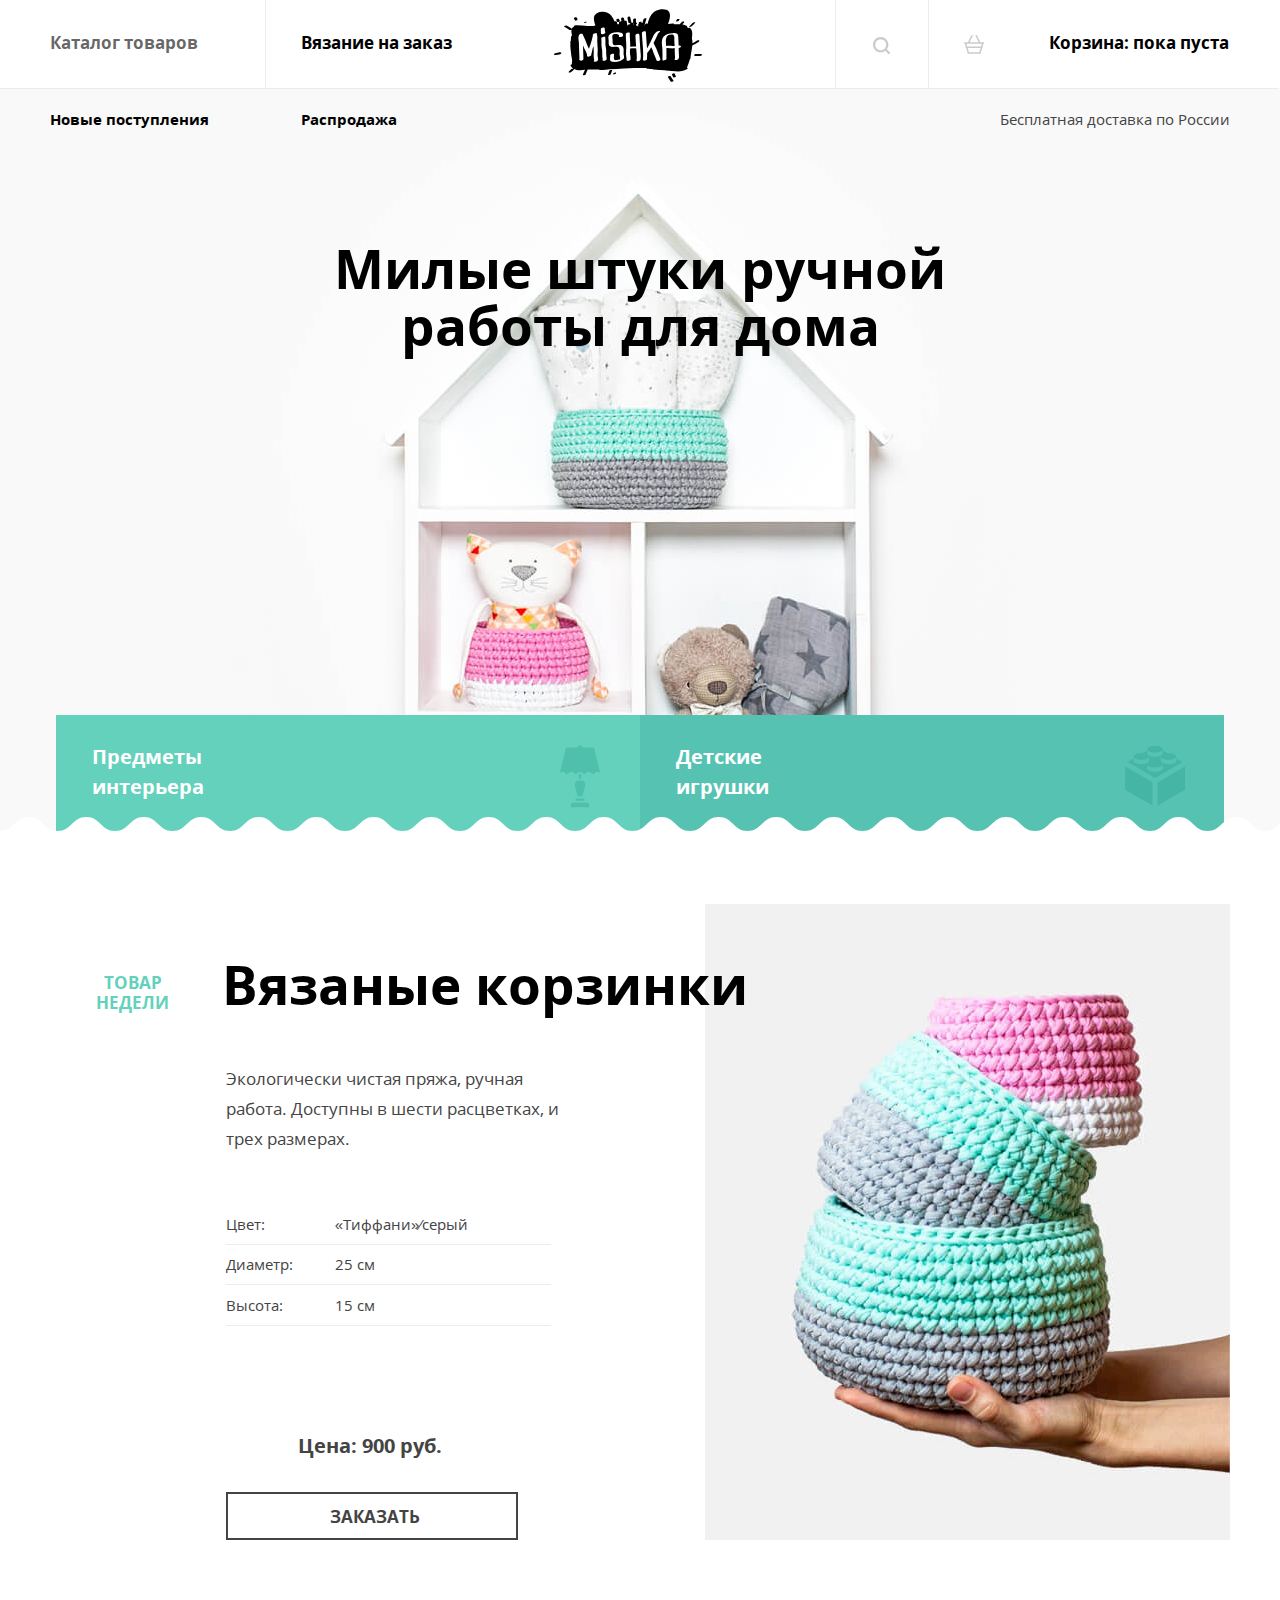
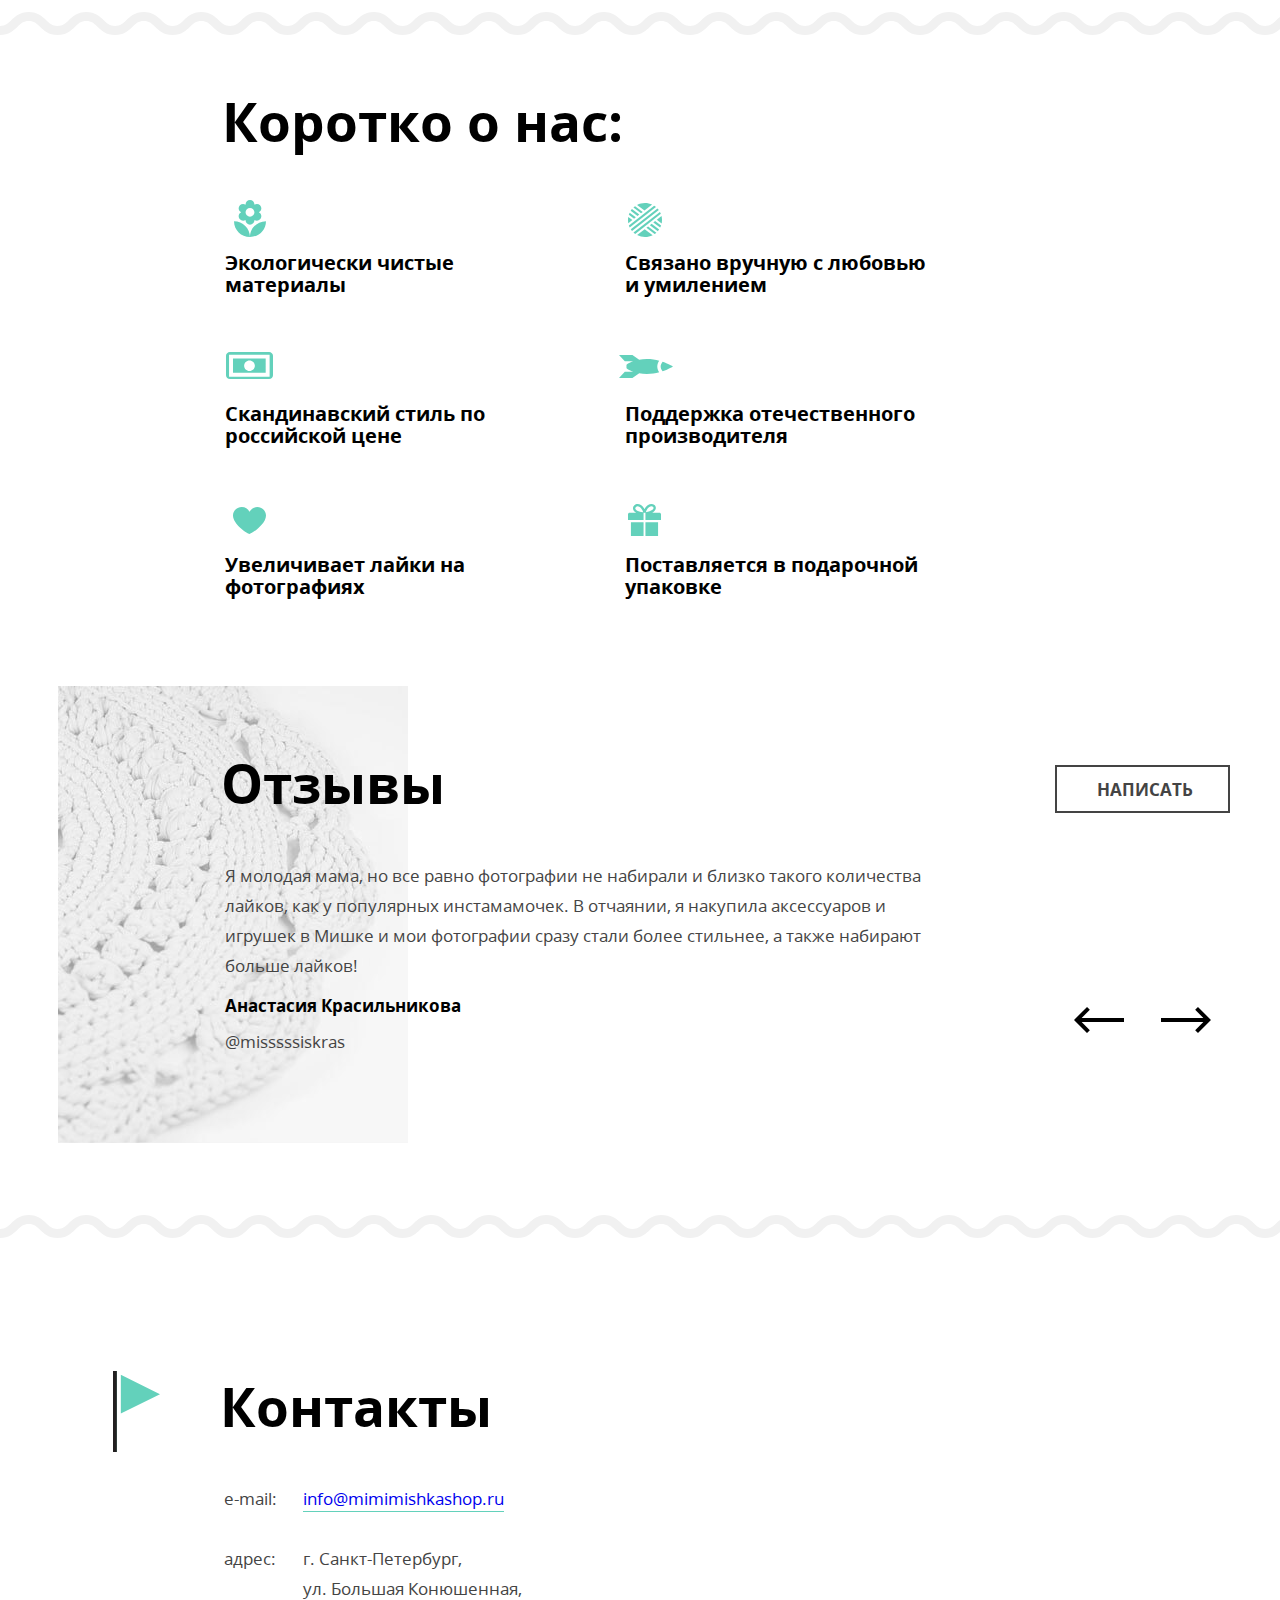
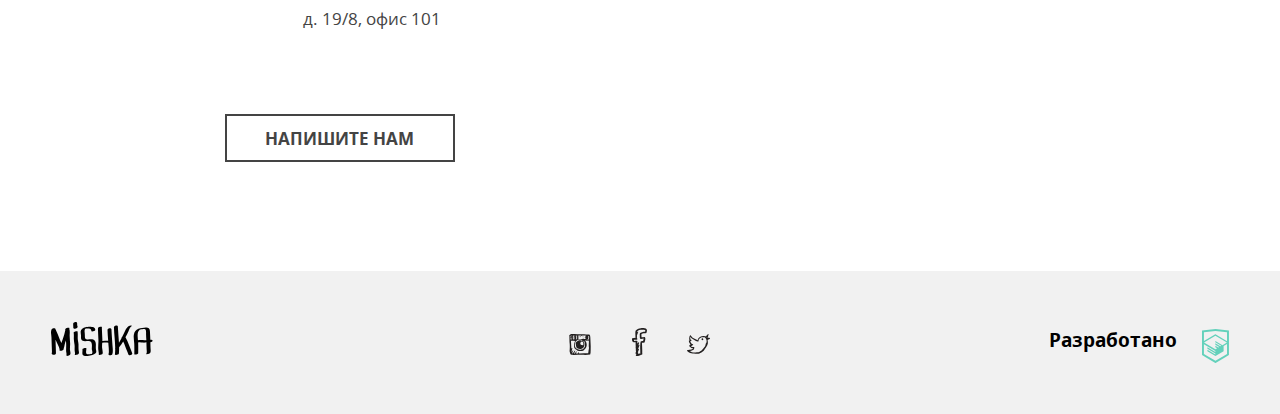
<file: index.html>
<!DOCTYPE html><html lang="ru"><head><meta charset="UTF-8"><title>Мишка: главная страница</title><meta name="viewport" content="width=device-width,initial-scale=1"><link rel="preload" href="fonts/opensans.woff2" as="font"><link rel="preload" href="fonts/opensansbold.woff2" as="font"><link href="css/style.min.css" rel="stylesheet"></head><body><div style="display:none"><svg xmlns="http://www.w3.org/2000/svg" xmlns:xlink="http://www.w3.org/1999/xlink"><symbol id="icon-cart" viewbox="264.205 370.961 20.294 18.849"><path d="M283.75 378.19h-3.151l-3.407-6.814a.75.75 0 1 0-1.341.671l3.071 6.143h-9.138l3.072-6.143a.75.75 0 0 0-1.341-.671l-3.407 6.814h-3.151a.75.75 0 0 0 0 1.5h.157l.855 2.991a.737.737 0 0 0-.316.595c0 .396.309.71.697.739l1.656 5.795h12.697l1.656-5.795a.745.745 0 0 0 .698-.739.738.738 0 0 0-.316-.596l.854-2.991h.157a.75.75 0 1 0-.002-1.499zm-4.181 10.121h-10.433l-1.224-4.284h12.881l-1.224 4.284zm1.653-5.785h-13.739l-.81-2.836h15.359l-.81 2.836z"></path></symbol><symbol id="icon-fb" viewbox="56.519 49.996 14.962 27.718"><path d="M68.181 55.188c1.026.029 1.993 0 2.681-.3.391-.818.556-1.854.619-2.989-.19-.015-.062-.337-.207-.399-.029-.202-.278-.195-.309-.398-.277-.165-.457-.422-.723-.598-.727-.162-1.44-.335-2.164-.499-.849.044-1.895-.103-2.58.1-2.619-.04-3.997 1.12-5.259 2.392-.023.078-.003.197-.105.199-.574 1.587-.125 3.621-.204 5.581.099.436.107.958.204 1.395-.998.296-2.212.387-3.402.499-.317.324-.178 1.089-.206 1.693.085.583.278 1.06.413 1.595.211.193.596.396.825.498.065.029.071.082.103.1.506.268 1.451.008 2.268.1-.136 1.978.256 3.915 0 5.68.007.327.295.382.208.798-.001.963-.067 1.99.208 2.69-.287.455-.497.982-.415 1.794.122.016.114.157.105.299-.075.47.643.175.515.698.162.456-.428.184-.413.498v.896c.53.285 1.462.182 2.268.199.908-.419 2.188-.479 2.785-1.196.459.235.916-.014 1.238-.199-.018-.315.273-.333.205-.698-.004-.328-.173-.496-.103-.896v-2.89c-.206-2.293-.048-4.938-.309-7.176.888-.105 1.917-.075 2.578-.398.357-.451.377-1.23.516-1.895.177-.226.221-.583.206-.996.19-.213.068-.729.104-1.096-.141-.595-.168-1.3-.825-1.395-.884-.235-2.043.595-2.991.299.049-1.134-.293-2.342 0-3.388.746-.176 1.446-.395 2.166-.597zm-3.818 4.783c.117.254.254.486.414.698.079.022.203.003.205.101a10.319 10.319 0 0 0 3.096-.299c0 .998-.271 1.733-.518 2.492-.662.045-1.467.3-1.958.198-.276.165-.372.506-.62.698-.049.441.142.495 0 .797-.201.137-.055.611-.205.796v1.496c.085.281-.146.258-.104.497v3.488c-.085.281.146.258.104.498v2.989c.063.271-.132.791.103.896-.07.364-.412-.021-.824.1-.528.122-.926.369-1.548.4.117-.353.32-.622.311-1.097.049-.381-.365-.312-.516-.498.193-.644.562-1.117.722-1.793.197-.515.714-1.298.31-1.794-.522-.105-.521.293-.826.398-.022.077-.002.196-.103.199-.023.077-.003.196-.103.199.01.12-.151.062 0 0 .022-.078.002-.197.103-.199.023-.077.002-.197.103-.199v-.299c.368-.575.67-1.214.826-1.993.191-.28.283-.656.412-.997.156-.262.34-.869.104-1.195-.517.033-.796.295-.93.697-.32-.189.161-.434.104-.697.138-.231.169-.566.309-.797.202-.413.564-1.304 0-1.596-.438-.023-.612.207-.723.498-.214.191-.43.383-.516.698-.373-.07-.143-.727-.206-1.097-.067-.52.122-.899 0-1.195-.56-.799-2.026-.105-3.197-.299-.108-.307-.222-.984-.104-1.195 1.045-.088 2.479.201 3.197-.199.024-.078.003-.197.104-.199.094-.723-.271-1-.515-1.396.232-.806.04-2.02.104-2.989.233-.141.328-.414.515-.598.112-.955.673-1.476.722-2.492-.273.001-.607-.055-.619.199-.302-.114-.382.479-.515.199-.112-.541.246-.626.309-.997.599-.418 1.212-.82 1.856-1.195 1.741-.244 4.648-.449 6.086.198.051.616-.287.854-.207 1.496h-1.546c-1.092.24-1.987.672-2.991.997-.24.066-.276.331-.516.398-.036.396-.225.646-.311.996-.079 1.441.133 2.599.102 3.988z"></path></symbol><symbol id="icon-insta" viewbox="53.115 53.19 21.769 21.334"><path d="M74.881 65.336c-.013-2.395-.344-4.788-.303-7.135a37.854 37.854 0 0 0-.152-2.278c-.105-.3-.111-.699-.152-1.062-.26-.17-.222-.64-.456-.835-.423-.233-1.201-.114-1.744-.227-.657-.026-1.254-.115-1.899-.153-1.936-.101-3.973-.076-5.996-.076-2.001 0-3.954-.145-5.695-.379h-2.202c-.097.004-.105.098-.227.076-.599.034-1.077.188-1.595.303-.21.119-.421.235-.683.304-.136.192-.513.145-.607.379-.186.212.185.451 0 .607v.911c.173.13.027.58.075.835v.987c-.017 1.281.134 2.397.076 3.72.467 2.762.374 6.537.076 9.413.155.579.363 1.105.455 1.746.256.479.335 1.133.683 1.52.502.206 1.233.186 1.898.229.383.098.667.293 1.14.304 2.843-.21 5.496-.154 8.427-.229 2.704.24 5.802.188 8.275-.228.195-.134.128-.529.228-.76-.056-.385.207-.449.228-.759.131-2.392.164-4.786.15-7.213zm-12.982-6.225c.757-.153 1.48-.341 2.429-.304.71.076 1.287.283 1.897.456.116.184-.243.547.153.684v.076c.059.017.149.002.151.076.445.035.794.167 1.063.379.45.055.536.476 1.138.38-.091.213-.084.524-.075.835.324 1.183.475 2.81.303 4.252-.164.163-.215.442-.303.683-.311.322-.481.785-.836 1.062-.095.236-.25.408-.454.533-.116.213-.206.452-.457.53-.298.163-.577.011-.834-.076-.446.162-.904.312-1.215.607-.816-.096-1.648-.175-2.43-.304-.242-.139-.487-.273-.835-.305a1.997 1.997 0 0 0-.836-.455c-.101-.127-.337-.118-.455-.229-.198-.029-.229-.227-.456-.229-.118-.412-.443-.618-.532-1.062-.226-.331-.308-.805-.455-1.215-.043-1.434.091-2.692.379-3.796.346-.591.779-1.094 1.138-1.67.249.021.365-.09.38-.304.306.053.434-.072.684-.075.257-.072.269-.389.458-.529zm-1.67-2.733c-.117-.263-.066-.691-.075-1.062-.007-.285.278-.279.304-.532-.003-.074-.093-.059-.152-.076.126-.146.701-.097.834 0 .132.537-.354.455-.531.684.011.167.322.032.456.076.029.854-.059 1.496 0 2.202h-.456c-.007.234.229.226.456.228-.059.286.092.363.075.607-.226.153-.716.042-1.062.075-.103-.594.235-1.375.151-2.202zm-.683-1.594c.088-.013.134.016.151.076.179.253.01.683-.076.911-.173-.179-.026-.682-.075-.987zm.152 1.822c-.132-.069-.168-.237-.152-.456.132.071.167.238.152.456zm0 1.367c-.058.139-.082-.045-.076-.152.058-.139.081.045.076.152zm-.152.228c.175-.024.084.219.228.227-.009.193-.283.179-.38.077.039-.112.113-.193.152-.304zm-2.354-1.216c.006-.108.013-.214-.076-.228-.073-.733.13-1.415 0-1.973.25-.155.769-.042 1.139-.077v1.139c-.088.064-.203.101-.379.077-.054.28.324.131.379.304.008.853-.056 1.777.152 2.429-.565-.059-.906.107-1.442.076.097-.612-.019-1.435.531-1.594-.012-.141-.257-.047-.304-.153zm-.531 0c-.204.021-.217-.534-.077-.607.328.006.249.501.077.607zm-.152.988c.077-.312.034-.304.075-.683.228.013.26.77-.075.683zm.228-2.05c-.263.054-.273-.266-.153-.38.263-.053.272.267.153.38zm0-1.139c.033.159-.052.201-.076.304-.176.023-.084-.219-.229-.229.025-.102.191-.062.305-.075zm-.228 3.721c.148-.031.11.345-.076.227a.363.363 0 0 0 .076-.227zm-.684-3.721c.029.259-.438.32-.379 0h.379zm-.987.076c-.034.219-.326.179-.379.379-.214-.17.084-.468.379-.379zm-.455.759c.226-.205.451-.41.684-.607-.021-.123.071-.131.076-.228h.229c.102.381-.261.296-.305.531.021.122-.072.131-.075.227.02.335.121.588.075.988-.27.008-.276.28-.607.227.022-.428-.135-.674-.077-1.138zm.076 3.265V57.29c.195-.185.396-.364.607-.532.295.489.179 1.392.455 1.897-.275.157-.75.111-1.062.229zM72.68 69.968c-.109.954-.158 1.968-.379 2.809-2.89.123-6.02.005-8.883.153-.199.045-.273-.031-.229-.229-.253 0-.258.247-.531.229.201-.336.438-.898.151-1.291-.797.013-.797.821-1.138 1.291-.686-.053-1.137.127-1.823.075.18-.705.75-1.021.911-1.745-.395-.55-.989.138-1.214.455-.204.48-.557.81-.76 1.29H57.8c.238-.469.489-.926.759-1.366.171-.512.625-.741.683-1.367-.157-.28-.42-.029-.683 0-.123.182-.272.335-.38.531-.232.376-.501.714-.684 1.14-.181.208-.335.003-.53.227-.389.271-.581.736-.988.987-.174-.06.039-.356.153-.38.045-.181-.096-.55.075-.607.063-.366.212-.647.379-.91.119-.742.521-1.199.684-1.898-.559.099-.674.643-.988.987-.212.445-.542.772-.683 1.291-.174-.131-.028-.58-.076-.836.122-.586.298-1.119.38-1.746.133-.22.173-.535.228-.834.168-.209.046-.61-.077-.761-.226.027-.374.133-.455.304-.192-.032-.193.506-.304.304-.045-2.587-.451-4.812-.456-7.438.026-.331-.183-.424-.228-.685 1.629.028 3.121.091 4.783.229-.089.139-.199.257-.304.379-.144.07-.226.173-.378.304-.604 1.653-.975 3.984-.607 6.15.229.58.589 1.029.986 1.441.907.485 1.635 1.149 2.506 1.671 1.701.361 3.84.369 5.541 0 .236-.12.484-.226.685-.38 1.364-1.242 2.753-2.459 2.961-4.859v-1.367c-.197-1.598-.688-2.905-1.747-3.644.331-.22 1.099.043 1.67.076.223.013.447.014.684 0 .408-.024.928-.055 1.443 0 .144.187.113.544.228.76-.062 1.684-.192 3.3-.152 5.087.103.454.127.986.229 1.441-.091.973-.237 1.89-.457 2.732zm.379-11.16c-.639-.12-1.232-.284-1.897-.379.072-.333.799-.01.987-.228.385-.223.295-.92.304-1.519.032-.348.114-.644.076-1.063-.401-.951-1.783-.421-2.886-.455-.225.718-.47 1.8-.304 2.657.169.49 1.024.292 1.519.456-.14.332-.688.057-.987.076-.296-.083-.707-.052-.986-.151-2.285.078-4.284.004-6.529.151.117-1.248.063-2.465-.076-3.645h3.112c-.344.364-.912.507-1.29.835-.44.244-.861.505-1.139.911.249.134.535-.245.759-.379.355-.074.479-.381.835-.455.423-.438 1.096-.625 1.67-.912.378-.022.697.013.987.077 1.283.007 2.456.126 3.796.076.614.145 1.45.069 1.974.304.107.298.231.579.305.911.008.995-.149 1.825-.23 2.732zm-5.845-3.72c.11-.047-.009-.092 0 0zm0 0c-.529.154-1.019.348-1.367.682.484-.198 1.059-.306 1.367-.682zm1.062.607c.111-.047-.007-.091 0 0zm-1.746.911c.727-.158 1.181-.591 1.746-.911-.437.019-.592.32-.987.379-.215.217-.6.26-.759.532zm-.683-.835c-.111.047.007.092 0 0zm-.683.607c.11-.046-.008-.092 0 0zm-.075.076c.063.014.07-.03.075-.076-.064-.014-.072.03-.075.076zm-.077.076c.064.014.072-.03.077-.076-.067-.013-.072.029-.077.076zm-.834.608c.346-.134.613-.348.834-.607a2.018 2.018 0 0 0-.834.607zm2.276.987c.533-.049.749-.416 1.215-.531.284-.298.784-.381.987-.76-.56.023-.766.399-1.216.531-.284.297-.751.413-.986.76zm-2.276-.987c-.317-.074-.016.227 0 0zm-.533.379c.021.021.115-.037.076-.077-.021-.02-.116.038-.076.077zm2.809.608c-.11.047.007.091 0 0zm-1.14 1.821c-.223-.231-.676-.233-.986-.379-.697-.038-1.223.093-1.746.229-.304.151-.607.304-.91.454-.266.166-.444.417-.76.532-.205.225-.352.51-.684.607-.004.223-.173.281-.304.379-.089.115-.094.312-.227.381-.007.12.036.29-.076.303.108 1.512.291 2.948.683 4.177.287.623.975.846 1.442 1.29.589.297 1.328.444 2.126.531.277-.052.553-.105.911-.076a5.088 5.088 0 0 0 2.81-1.441c.1-.281.252-.508.455-.684-.254-.671.293-1.098.455-1.596.002-1.344-.201-2.48-.607-3.415-.256-.579-.92-.751-1.366-1.139-.059-.018-.15-.003-.151-.077-.269-.13-.733-.233-1.065-.076zm-3.415 4.327c-.113-.063-.109-.244-.152-.379.256-.078.118.237.152.379zm.076.305c.041-.117.079-.006.076.075-.04.118-.079.005-.076-.075zm.456-2.051c.015-.086.075-.042.075 0-.014.087-.075.043-.075 0zm1.67-2.125c-.203.258.041.576.077.836-.305-.039-.574-.887-.077-.836zm.379 3.948c-.04-.038.055-.097.076-.076.04.038-.054.097-.076.076zm.759 2.884c.034-.109.066.008.152 0-.018.097-.15.077-.152 0zm2.201-2.581c-.233-.057-.145.208-.379.152.069-.159.118-.338.229-.455.134.019.172.13.15.303zm-1.137-3.796c.211.119.441.217.606.381.085.219.243.363.38.529.058.778.179 1.492.151 2.354-.257.099-.438.271-.683.381-.78-.006-1.358-.212-1.897-.456-.171-.259-.355-.505-.532-.759v-1.062c.17-.185.319-.391.456-.607.228-.127.508-.201.454-.607-.038-.062-.078-.124-.075-.229.158.045.245.159.379.229.323.017.41-.2.761-.154z"></path></symbol><symbol id="icon-interior" viewbox="-259.404 -19.675 40.219 62.411"><path d="M-244.227 18.283c-.286.966-.245 2.191.027 3.639.494 2.635 1.687 6.041 2.358 9.67h5.062c.696-3.641 1.949-7.05 2.471-9.683.287-1.445.33-2.66.041-3.617-.275-.899-.89-1.618-2.021-2.303h-5.997c-1.075.679-1.674 1.391-1.941 2.294zM-232.395 38.278h-13.799c-1.293 0-2.299.976-2.299 2.229v2.229h18.397v-2.229c0-1.253-1.006-2.229-2.299-2.229zM-225.262-17.446h-11.732c0-1.244-1.015-2.229-2.3-2.229-1.283 0-2.3.985-2.3 2.229h-11.737l-6.073 25.517c.794-.461 1.589-.992 2.632-.992 1.359 0 2.243.818 2.924 1.375.682.557 1.162.849 1.447.849.292.001.769-.287 1.451-.836.681-.548 1.564-1.358 2.915-1.358 1.349 0 2.237.806 2.919 1.354.684.549 1.161.84 1.451.84.146 0 .338-.073.58-.214.242-.141.53-.353.872-.626.512-.411 1.139-.967 1.99-1.218.284-.085.593-.136.93-.136 1.347 0 2.238.805 2.92 1.354.683.548 1.159.84 1.451.84.287-.002.766-.296 1.445-.85.684-.554 1.571-1.367 2.925-1.367 1.356 0 2.239.817 2.919 1.371.342.276.631.489.872.631.24.143.431.214.575.214.288 0 .762-.293 1.442-.854.68-.559 1.567-1.384 2.929-1.384 1.044 0 1.839.533 2.632.997l-6.079-25.507zM-235.881 33.82h-6.864c-.657 0-1.15.479-1.15 1.115 0 .635.493 1.113 1.15 1.113h6.9c.655 0 1.15-.479 1.15-1.113 0-.636-.495-1.115-1.15-1.115h-.036zM-239.295 9.336c-.146 0-.338.074-.58.213-.157.094-.37.261-.57.41v3.731h2.299V9.959c-.505-.378-.908-.623-1.149-.623z"></path></symbol><symbol id="icon-mail"><path d="M28 5H4a4 4 0 0 0-4 4v13a4 4 0 0 0 4 4h24a4 4 0 0 0 4-4V9a4 4 0 0 0-4-4zM2 10.25l6.999 5.25L2 20.75v-10.5zM30 22c0 1.104-.898 2-2 2H4c-1.103 0-2-.896-2-2l7.832-5.875 4.368 3.277a3 3 0 0 0 3.599 0l4.369-3.277L30 22zm0-1.25l-7-5.25 7-5.25v10.5zm-12.801-2.148c-.35.263-.763.4-1.199.4s-.851-.139-1.2-.4L10.665 15.5l-.833-.625L2 9.001V9c0-1.103.897-2 2-2h24c1.102 0 2 .897 2 2l-12.801 9.602z"></path></symbol><symbol id="icon-phone"><path d="M17.321 24.333h-1.115c-4.904-.58-8.497-2.857-11.11-5.772C2.473 15.637.402 11.875 0 6.817V5.459c.091-.921.544-1.55 1.067-2.086.65-.666 1.63-1.522 2.522-1.553.659-.022 1.78.451 2.232 1.066.388.53.595 1.59.775 2.378.185.797.6 1.95.485 2.717-.176 1.196-1.764 1.703-2.231 2.572 1.551 3.721 4.089 6.456 7.472 8.345.847-.465 1.595-1.864 2.767-1.892.428-.012.972.209 1.406.34.477.143.891.326 1.311.484.705.266 1.957.621 2.378 1.213.433.61.681 1.608.581 2.231-.194 1.234-2.227 2.603-3.444 3.059zM12.529 1.528c5.949 0 10.771 4.822 10.771 10.771h1.529C24.829 5.507 19.323 0 12.529 0v1.528z"></path><path d="M12.529 9.327v1.552a1.42 1.42 0 0 1 1.421 1.42h1.553a2.973 2.973 0 0 0-2.974-2.972zM12.529 6.246a6.054 6.054 0 0 1 6.056 6.054h1.588a7.642 7.642 0 0 0-7.644-7.641v1.587z"></path></symbol><symbol id="icon-search" viewbox="-0.8 -0.8 17.6 17.6"><path d="M16.47 14.93l-3.415-3.415A7.67 7.67 0 0 0 14.6 6.899C14.6 2.646 11.153-.8 6.9-.8S-.8 2.646-.8 6.899s3.446 7.7 7.699 7.7c1.734 0 3.326-.58 4.613-1.546l3.417 3.416c.203.202.418.33.771.33a1.1 1.1 0 0 0 1.1-1.1c0-.24-.061-.499-.33-.769zM1.399 6.899a5.5 5.5 0 1 1 11 0c0 3.038-2.462 5.5-5.5 5.5s-5.5-2.461-5.5-5.5z"></path></symbol><symbol id="icon-toy" viewbox="226.001 226.19 60 59.62"><path d="M226.001 269.871l27.438 15.934v-23.346l-27.438-15.94v23.352zm51.346-31.244v2.453c0 1.817-3.458 3.29-7.73 3.29-4.266 0-7.727-1.473-7.727-3.29v-4.059h.024c.26 1.714 3.604 3.073 7.702 3.073 4.272 0 7.729-1.474 7.729-3.285 0-1.819-3.457-3.289-7.729-3.289-.339 0-.675.01-1.002.03l-4.975-2.888v3.086c0 1.817-3.454 3.29-7.723 3.29-2.683 0-5.045-.583-6.433-1.467a3.928 3.928 0 0 0-.732-.586c-.363-.381-.565-.797-.565-1.236v-2.986l-4.807 2.792a21.384 21.384 0 0 0-1.054-.033c-4.267 0-7.727 1.469-7.727 3.289 0 1.811 3.46 3.285 7.727 3.285 4.099 0 7.446-1.358 7.705-3.073h.022v4.059c0 1.817-3.455 3.29-7.727 3.29-4.267 0-7.727-1.473-7.727-3.29v-2.42l-5.952 3.452 27.531 15.986 27.351-15.882-6.181-3.591zm-13.644 10.166c0 1.817-3.46 3.287-7.727 3.287-4.269 0-7.729-1.47-7.729-3.287v-4.059h.024c.26 1.715 3.603 3.076 7.705 3.076 4.101 0 7.443-1.361 7.705-3.076h.021v4.059h.001zm-5.145 13.873v23.144L286 269.871v-23.144l-27.442 15.939zm-2.641-29.904c4.269 0 7.723-1.47 7.723-3.286 0-1.814-3.454-3.287-7.723-3.287-4.27 0-7.729 1.472-7.729 3.287-.001 1.816 3.459 3.286 7.729 3.286"></path></symbol><symbol id="icon-twitter" viewbox="52.253 53.771 23.494 20.168"><path d="M75.706 57.855c-.227-.366-.909-.277-1.407-.371h-1.112c.142-.353.343-.646.52-.963.056-.438.254-.734.223-1.26.129-.167.176-.417.296-.593.104-.144.242-.477.074-.667-.051-.221-.295-.249-.593-.222a.515.515 0 0 0-.222.148c-.448.433-.778 1.014-1.261 1.408-.009.008-.062 0-.074 0-.087.005-.033.046-.075.074-.146.098-.257.152-.369.223-.284.176-.547.445-.891.519-.529-.211-1.156-.326-1.852-.37-1.157.102-2.303.215-3.038.741-.911.35-1.477 1.042-2.149 1.63-.049.32-.342.398-.37.741-.005.045-.012.088-.073.074.043.241-.051.345-.074.519-.001.133.199.431 0 .52-.822-.12-1.485-.63-2.149-.964-.718-.36-1.468-.604-2.074-1.111-.716-.322-1.26-.816-1.778-1.334-.208-.312-.542-.496-.667-.89-.379-.164-.175-.912-.741-.889-.315-.043-.345.199-.444.37-.07.227-.361.232-.371.519-.004.046-.011.088-.074.075-.17 1.089-.527 1.992-.519 3.26.129.415.35.738.593 1.038-.418.051-.716.222-.89.519-.06 1.073.378 1.647.742 2.297.134.384.352.685.593.963.017.229.206.288.296.445.019.105.123.125.149.223-.04.105.289.18.073.221-.413.131-1.016.07-1.259.371-.109.279-.109.833 0 1.111.034.237.282.262.296.519.499.417 1.082.747 1.631 1.112.574.166 1.211.271 1.852.37-.102.343-.338.551-.593.741-.78.381-1.849.474-2.742.74-.555.038-.956.23-1.556.223-.333.127-.854.075-1.112.223-.122.068-.102.096-.222.221-.134.412.111.74.444.89-.005.253.219.276.371.371.089.183.254.29.445.37.544.468 1.268.759 1.927 1.112.83.183 1.648.376 2.52.519.896.116 1.901.124 2.816.222h.963c.511.132 1.23.054 1.853.074.095-.102.322-.073.519-.074.522-.269 1.196-.385 1.631-.74.574-.241.989-.642 1.557-.89.866-.765 1.937-1.324 2.519-2.372.205-.189.351-.438.445-.74.265-.156.385-.454.593-.667.404-.41.706-.924 1.037-1.408.319-.496.576-1.054.89-1.556-.01-.405.306-.484.296-.89.193-.226.177-.662.371-.889-.033-.255.029-.415.074-.594.047-1.281-.047-2.422-.297-3.407.588-.155 1.181-.302 1.631-.593.52-.187.993-.584.808-1.262zm-3.408 4.076c-.153.859-.615 1.41-1.038 2.001.059.379-.104.538-.073.889a4.303 4.303 0 0 0-.371 1.037c-.203.267-.332.606-.519.89-.366.548-.777 1.051-1.186 1.557-.378.56-.912.965-1.334 1.481-.42.493-.942.885-1.407 1.334-.474.17-.89.396-1.26.667a5.06 5.06 0 0 0-.667.296c-.177.146-.499.145-.668.297-1.086.147-2.3.17-3.555.148-1.031-.105-2.115-.159-3.039-.371-.922-.189-1.511-.712-2.297-1.037.153-.242.634-.154.963-.222.031-.166.394-.003.444-.149.257.06.285-.109.52-.073.563-.201 1.23-.302 1.705-.593.282-.138.406-.434.667-.593.033-.189.104-.341.222-.444.047-.275.201-.441.148-.815.111-.21.299-.343.296-.667-.074-.147-.128-.316-.296-.371-.026-.196-.377-.067-.444-.222-.255.032-.416-.029-.593-.075-.154-.043-.487.092-.519-.073-.842-.023-1.3-.43-1.853-.74.431-.262 1.032-.353 1.333-.742.516-.076 1.058-.129 1.112-.666 0-.717-.771-.661-1.333-.815-.773-.66-1.194-1.672-1.779-2.52.238-.157.564-.226.741-.444.454.058.54-.251.667-.52.019-.488-.333-.605-.593-.815a3.47 3.47 0 0 1-.667-.741c-.003-.818-.021-1.652.074-2.372.063-.014.07.029.074.074.227.441.559.775.815 1.186.532.357.925.853 1.556 1.112.452.413 1.108.621 1.557 1.038.601.263 1.158.57 1.704.889.669.194 1.056.673 2.001.593.198-.098.394-.199.593-.297.258-.456-.059-1.079.147-1.63.255-.659.797-1.031 1.26-1.481.29-.155.555-.335.815-.519.347-.098.675-.216.964-.371a6.223 6.223 0 0 0 1.037-.148h1.26c.244.052.475.119.74.148.209.137.38.313.666.371.789.693 1.271 1.696 1.409 3.039-.122.482.053.871.001 1.479zm.296-5.632c-.129.34-.23.707-.593.815-.017-.105-.122-.125-.147-.222-.012-.209.209-.186.296-.296.162-.085.245-.248.444-.297-.007-.09.108-.046 0 0zm-5.484 3.038c.163.135.284.31.519.371.101.221.314.327.594.37.047-.15.346-.049.37-.222.174-.023.166-.229.296-.297-.018-.55-.129-1.006-.37-1.333-.758-.423-1.676.039-1.409 1.111z"></path></symbol><symbol id="logo-footer"><path d="M19.135 21.495c-.083-2.683-.51-5.347-.475-8.035.028-2.174.389-4.41-.36-6.495.047-.237.096-.473.14-.711.193-1.045-3.271-.492-3.813.464-.343.28-.519.615-.375.957.037.086.069.174.102.261-.656 3.204-1.57 6.306-2.621 9.412-.402 1.188-.888 2.349-1.298 3.533-.582-1.104-1.169-2.194-1.643-3.377-1.374-3.433-2.612-6.902-4.287-10.206.19-1.528-3.204-1.368-3.873.032-.809 1.694-.705 3.403-.438 5.214.3 2.042.353 4.05.377 6.111.047 3.976.358 7.943.417 11.919-.354.395-.461.881-.091 1.375.162.216.361.382.571.549.904.724 3.5.107 3.496-1.271-.014-4.123-.312-8.238-.42-12.358a98.054 98.054 0 0 1-.024-1.21l.171.434c.64 1.604 1.31 3.163 2.185 4.654.868 1.478 1.303 3.064 1.803 4.677-.189.217-.303.462-.233.708-.039.18.07.292.251.36.639.548 1.841.274 2.509-.007a6.07 6.07 0 0 0 .826-.424c.345-.212.883-.679.729-1.159l-.087-.279c.47-1.27.709-2.589.965-3.93.272-1.428.782-2.78 1.295-4.133.052.619.106 1.238.156 1.855.204 2.554.033 5.072.007 7.626-.008.847.054 1.633.219 2.461.068.343.367 1.808.281 1.887-.611.564-.433 1.257.385 1.437.915.201 2.081-.105 2.77-.742 1.198-1.106.632-2.845.361-4.241-.452-2.342.095-4.964.022-7.348zM27.499 22.17c-.074-1.988-.765-3.862-.774-5.872-.011-2.305.181-4.593-.155-6.886-.106-.725-4.056.1-3.917 1.05.309 2.11.197 4.229.159 6.354-.037 2.044.468 3.898.73 5.904.269 2.054-.084 4.157.149 6.213.109.962.75 2.743.089 3.58-.42.532 1.469.342 1.553.326.769-.142 1.793-.392 2.304-1.038.653-.828.196-2.426.053-3.357-.316-2.059-.114-4.195-.191-6.274zM43.828 18.851c-2.062-2.784-5.889-.78-8.561-1.54-1.377-.392-1.395-2.271-1.392-3.396.004-1.426-.114-2.732-.273-4.146-.119-1.052-.024-2.121.746-2.904.142-.144.859-.336.81-.339a8.132 8.132 0 0 1 1.067-.093c1.549-.066 4.613.232 4.019 2.483-.266 1.01 3.596.431 3.877-.637 1.213-4.598-7.284-3.714-9.686-3.078-2.21.588-4.648 1.846-4.775 4.399-.061 1.219.273 2.379.325 3.587.061 1.39-.198 2.776.289 4.118 1.082 2.982 5.52 1.576 7.778 1.745 3.845.287 2.697 5.469 2.748 7.883.027 1.288 1.181 3.429.211 4.507-.595.662-1.982.699-2.792.768-.813.068-2.201.312-2.742-.461-.993-1.418.091-3.799-.121-5.425-.121-.924-4.066-.095-3.917 1.05.342 2.627-1.399 6.145 2.402 6.596 2.441.289 5.191-.161 7.5-.928 1.196-.396 2.307-.942 3.243-1.793 1.035-.941.694-2.348.417-3.547-.677-2.918.731-6.279-1.173-8.849zM61.155 18.662c-.122-3.777-.69-7.513-.706-11.297-.008-1.971-3.963-1.305-3.957.343.015 3.608.497 7.167.682 10.764l.013.221c-1.949-.018-3.899.177-5.853.246.201-4.633-.611-9.227-.435-13.857.022-.582-3.874-.09-3.917 1.049-.171 4.475.587 8.915.453 13.392-.064 2.136-.245 4.264-.259 6.402-.007 1.095.171 2.183.329 3.263.146.999.484 2.331.182 3.318-.237.772 3.561.29 3.862-.694.544-1.778-.222-4.039-.405-5.839-.175-1.725-.039-3.499.083-5.248 2.03-.13 4.059-.297 6.08-.012.09 1.378.196 2.754.322 4.134a45.83 45.83 0 0 1 .196 3.475c.015 1.019.142 2.496-.221 3.461-.773 2.057 3.15 1.889 3.723.364.703-1.87.502-4.199.383-6.164-.148-2.443-.477-4.874-.555-7.321zM78.087 23.136c-.939-2.758-2.373-5.177-3.616-7.797 1.001-1.949 2.018-3.898 2.932-5.888.831-1.808 1.446-3.819 3.08-5.092.574-.447.55-.896-.255-.951-.875-.061-2.064.192-2.77.742-1.485 1.158-2.427 2.563-3.201 4.268a160.304 160.304 0 0 1-2.914 6.075l-.224.443c-.49.315-.785.762-.639 1.266-.792 1.563-1.6 3.117-2.499 4.61-.299-5.534-.955-11.061-1.15-16.6-.045-1.27-3.971-.479-3.917 1.049.243 6.868 1.219 13.719 1.286 20.587l-.047.051c-.301.308-.19.494.051.602a60.756 60.756 0 0 1-.209 5.254c-.472.745.463 1.139 1.084 1.139h.096c.739 0 2.626-.35 2.718-1.364.191-2.1.251-4.196.232-6.291 1.59-1.715 2.89-3.63 4.055-5.635.759 1.48 1.482 2.972 1.989 4.582.861 2.741 2.299 5.261 3.131 8.014.544 1.806 4.457.738 3.917-1.049-.829-2.753-2.204-5.297-3.13-8.015zM101.59 18.501c-.21-.832-1.372-.849-2.271-.77-.012-.335-.02-.671-.036-1.006-.125-2.661-.165-5.379-.392-8.032-.209-2.458-1.585-3.337-3.972-3.247-2.416.092-5.229.527-7.482 1.403-2.607 1.014-4.058 2.935-4.559 5.681-.549 3.014.24 6.219.373 9.246.154 3.503.066 7.014.062 10.519 0 .573 3.916.031 3.917-1.049.003-2.776.042-5.551 0-8.327a52.196 52.196 0 0 0-.102-2.444c1.369-.593 3.687.012 5.05.141 1.107.104 2.169-.166 3.244-.292.021 2.312.107 4.635.202 6.944.049 1.184.477 3.53-.354 4.511-.437.516 1.48.343 1.555.33.793-.146 1.761-.401 2.303-1.041.949-1.12.456-3.79.401-5.126-.078-1.91-.102-3.824-.141-5.737 1.154-.147 2.417-.854 2.202-1.704zm-14.618-.15c-.103-1.245-.217-2.49-.303-3.743-.16-2.331.117-5.583 2.29-6.999.58-.379 1.675-.315 2.354-.438.97-.176 1.956-.389 2.829.19 1.21.802.912 3.657.911 4.869-.003 2.005.207 4.001.31 6.003-.552.055-1.111.089-1.683.076-2.286-.053-4.544-.413-6.708.042zM24.108 6.7a3.157 3.157 0 0 0 1.477-.524l.256-.216c.52-.335.972-.827.728-1.361-.504-1.105-.423-2.231-.416-3.414.006-.958-.963-1.246-1.781-1.174-.723.063-2.168.581-2.175 1.52-.006.993-.071 2.016.109 2.992-.047.113-.074.239-.104.355-.055.212.016.42.142.59l.002.134.015.335a.901.901 0 0 0 .429.53c.388.233.878.275 1.318.233z"></path></symbol><symbol id="logo-htmlacademy"><path d="M13.62.017L13.472 0 0 1.412v24.661l13.473 8.017 13.43-7.99.042-.025V1.412L13.62.017zm11.399 12.11L13.495 5.334l-.001-.104-.087.05-.088-.056v.109L1.925 12.118V3.147l11.548-1.212L25.02 3.147v8.98zm-11.614-5.34L24.923 13.5l-4.479 2.64-7.093-4.221-.014 1.415 5.904 3.513-.86.507-5.03-2.992-.014 1.415 3.827 2.275-.782.523-3.031-1.787-.014 1.413 1.853 1.091-1.8 1.081-11.356-6.751 11.371-6.835zm-11.48 8.34l11.411 6.791.016 1.044-7.942-4.728-.015 1.416 7.979 4.795.018 1.076-7.973-4.74-.013 1.414 8.021 4.822.046.025 8.143-4.872-.011-5.177 3.415-2.036v10.021L13.472 31.85 1.925 24.979v-9.852z"></path></symbol></svg></div><header class="page-header"><div class="page-header__wrapper"><nav class="main-nav main-nav--closed main-nav--nojs"><button class="main-nav__toggle" type="button">Открыть меню</button><ul class="main-nav__list"><li class="main-nav__item main-nav__item--logo"><picture><source media="(min-width: 1150px)" srcset="img/logo-desktop.svg"><source media="(min-width: 768px)" srcset="img/logo-tablet.svg"><img src="img/logo-mobile.svg" width="86" height="35" alt="Мишка - магазин изделий ручной работы"></picture></li><li class="main-nav__item main-nav__item--catalog"><a href="catalog.html">Каталог товаров</a></li><li class="main-nav__item main-nav__item--order"><a href="form.html">Вязание на заказ</a></li><li class="main-nav__item main-nav__item--search"><a href="#">Поиск по сайту <svg class="main-nav__search-icon" width="17.6" height="17.6"><use xmlns:xlink="http://www.w3.org/1999/xlinl" xlink:href="#icon-search"></use></svg></a></li><li class="main-nav__item main-nav__item--cart"><a href="#">Корзина: пока пуста <svg class="main-nav__cart-icon" width="20.3" height="18.9"><use xmlns:xlink="http://www.w3.org/1999/xlinl" xlink:href="#icon-cart"></use></svg></a></li><li class="main-nav__item main-nav__item--new"><a href="#">Новые поступления</a></li><li class="main-nav__item main-nav__item--sale"><a href="#">Распродажа</a></li><li class="main-nav__item main-nav__item--delivery"><span>Бесплатная доставка по России</span></li></ul></nav><div class="visually-hidden"><h1>Мишка - магазин товаров ручной работы</h1></div></div><section class="description"><div class="description__wrapper"><div class="description__header"><h2 class="description__title">Милые штуки ручной работы для дома</h2></div><ul class="description__type-list"><li class="description__type description__type--home-goods"><a href=""><span>Предметы интерьера</span> <svg class="description__home-goods-icon" width="40" height="62.5"><use xmlns:xlink="http://www.w3.org/1999/xlink" xlink:href="#icon-interior"></use></svg></a></li><li class="description__type description__type--toys"><a href="#"><span>Детские игрушки</span> <svg class="description__toys-icon" width="60" height="59.6"><use xmlns:xlink="http://www.w3.org/1999/xlink" xlink:href="#icon-toy"></use></svg></a></li></ul></div></section></header><main class="index-main"><article class="product-best"><div class="product-best__wrapper"><div class="product-best__header"><h1 class="product-best__title">Вязаные корзинки</h1><span class="product-best__week-best">Товар недели</span></div><p class="product-best__description">Экологически чистая пряжа, ручная работа. Доступны в шести расцветках, и трех размерах.</p><table class="product-best__specifications-list"><tr class="product-best__specification"><td class="product-best__options">Цвет:</td><td class="product-best__value">&laquo;Тиффани&raquo;&frasl;серый</td></tr><tr class="product-best__specification"><td class="product-best__options">Диаметр:</td><td class="product-best__value">25 см</td></tr><tr class="product-best__specification"><td class="product-best__options">Высота:</td><td class="product-best__value">15 см</td></tr></table><div class="product-best__photo"><picture><source type="image/webp" media="(min-width: 1150px)" srcset="img/triple-set-desktop@1x.webp, img/triple-set-desktop@2x.webp 2x"><source type="image/webp" media="(min-width: 768px)" srcset="img/triple-set-tablet@1x.webp, img/triple-set-tablet@2x.webp 2x"><source type="image/webp" srcset="img/triple-set-mobile@1x.webp, img/triple-set-mobile@2x.webp 2x"><source media="(min-width: 1150px)" srcset="img/triple-set-desktop@1x.jpg, img/triple-set-desktop@2x.jpg 2x"><source media="(min-width: 768px)" srcset="img/triple-set-tablet@1x.jpg, img/triple-set-tablet@2x.jpg 2x"><img src="img/triple-set-mobile@1x.jpg" srcset="img/triple-set-mobile@2x.jpg 2x" width="260" height="315" alt="Вязаные корзинки"></picture></div><span class="product-best__price">Цена: 900 руб.</span> <a class="product-best__order-button button" href="#">Заказать</a></div></article><section class="advantages"><h2 class="advantages__title">Коротко о нас:</h2><ul class="advantages__list"><li class="advantages__item advantages__item--ecology">Экологически чистые материалы</li><li class="advantages__item advantages__item--scandinavian">Скандинавский стиль по российской цене</li><li class="advantages__item advantages__item--likes">Увеличивает лайки на фотографиях</li><li class="advantages__item advantages__item--handmade">Связано вручную с любовью и умилением</li><li class="advantages__item advantages__item--domestic">Поддержка отечественного производителя</li><li class="advantages__item advantages__item--pack">Поставляется в подарочной упаковке</li></ul></section><section class="reviews"><div class="reviews__wrapper"><h2 class="reviews__title">Отзывы</h2><div class="reviews__list"><blockquote class="reviews__item"><p class="reviews__text">Я молодая мама, но все равно фотографии не набирали и близко такого количества лайков, как у популярных инстамамочек. В отчаянии, я накупила аксессуаров и игрушек в Мишке и мои фотографии сразу стали более стильнее, а также набирают больше лайков!</p><cite class="reviews__author-name">Анастасия Красильникова</cite> <span class="reviews__insta-name">@misssssiskras</span></blockquote><blockquote class="reviews__item"><p class="reviews__text"></p><cite class="reviews__author-name"></cite> <span class="reviews__insta-name"></span></blockquote><blockquote class="reviews__item"><p class="reviews__text"></p><cite class="reviews__author-name"></cite> <span class="reviews__insta-name"></span></blockquote></div><div class="reviews__nav-buttons"><a class="reviews__nav-button reviews__nav-button--prev" href="#"><img src="img/icon-left-arrow.svg" width="50" height="26" alt="Предыдущий отзыв"> </a><a class="reviews__nav-button reviews__nav-button--next" href="#"><img src="img/icon-right-arrow.svg" width="50" height="26" alt="Следующий отзыв"></a></div><a class="reviews__write-button" href="#">Написать</a></div></section><section class="contacts"><div class="contacts__content-wrapper"><h2 class="contacts__title">Контакты</h2><div class="contacts__main-info"><div class="contacts__e-mail"><p class="contacts__item contacts__item--name">e-mail:</p><p class="contacts__item contacts__item--value"><a class="contacts__e-mail-link" href="#"><span class="contacts__item contacts__item--underline">info@mimimishkashop.ru</span></a></p></div><div class="contacts__address"><p class="contacts__item contacts__item--name">адрес:</p><p class="contacts__item contacts__item--value">г. Санкт-Петербург,<br>ул. Большая Конюшенная, д. 19/8, офис 101</p></div></div></div><div class="contacts__map contacts__map--nojs"><picture><source type="image/webp" media="(min-width: 1150px)" srcset="img/map-desktop@1x.webp"><source type="image/webp" media="(min-width: 768px)" srcset="img/map-tablet@1x.webp"><source type="image/webp" srcset="img/map-mobile@1x.webp"><source media="(min-width: 1150px)" srcset="img/map-desktop@1x.jpg"><source media="(min-width: 768px)" srcset="img/map-tablet@1x.jpg"><img src="img/map-mobile@1x.jpg" width="320" height="457" alt="Карта"></picture><iframe src="https://www.google.com/maps/embed?pb=!1m14!1m12!1m3!1d3361.3918426248565!2d30.32018901307999!3d59.937193949122026!2m3!1f0!2f0!3f0!3m2!1i1024!2i768!4f13.1!5e0!3m2!1sru!2sru!4v1466516317017" width="320" height="457" style="border:0" allowfullscreen=""></iframe></div><a class="contacts__write-us-button button" href="#">Напишите нам</a></section></main><footer class="page-footer"><div class="page-footer__wrapper"><div class="page-footer__logo-container"><svg width="102" height="34"><use xmlns:xlink="http://www.w3.org/1999/xlink" xlink:href="#logo-footer"></use></svg></div><div class="page-footer__social-links"><a class="page-footer__social-link page-footer__social-link--insta" href="#"><svg class="page-footer__social-icon" width="22" height="21"><use xmlns:xlink="http://www.w3.org/1999/xlink" xlink:href="#icon-insta"></use></svg> Мы в Instagram </a><a class="page-footer__social-link page-footer__social-link--fb" href="#"><svg class="page-footer__social-icon" width="15" height="28"><use xmlns:xlink="http://www.w3.org/1999/xlink" xlink:href="#icon-fb"></use></svg> Мы в Facebook </a><a class="page-footer__social-link page-footer__social-link--tw" href="#"><svg class="page-footer__social-icon" width="23" height="20"><use xmlns:xlink="http://www.w3.org/1999/xlink" xlink:href="#icon-twitter"></use></svg> Мы в Twitter</a></div><div class="page-footer__developer"><a class="page-footer__copyright-link" href="https://htmlacademy.ru"><span>Разработано</span> <svg class="page-footer__logo-academy" width="27" height="34"><use xmlns:xlink="http://www.w3.org/1999/xlink" xlink:href="#logo-htmlacademy"></use></svg></a></div></div></footer><section class="modal-cart"><h2 class="modal-cart__title">Добавить в корзину</h2><form class="modal-cart__form" method="post" action="https://echo.htmlacademy.ru"><fieldset class="modal-cart__choice"><legend class="modal-cart__description">Выберите размер:</legend><div class="modal-cart__container"><input type="radio" class="visually-hidden" name="size" id="size-s" value="s" checked=""> <label for="size-s">s</label> <input type="radio" class="visually-hidden" name="size" id="size-m" value="m"> <label for="size-m">m</label> <input type="radio" class="visually-hidden" name="size" id="size-l" value="l"> <label for="size-l">l</label></div><button class="modal-cart__add-button" type="submit">Добавить</button></fieldset></form></section><div class="modal-overlay"></div><script src="js/script.js"></script></body></html>
</file>
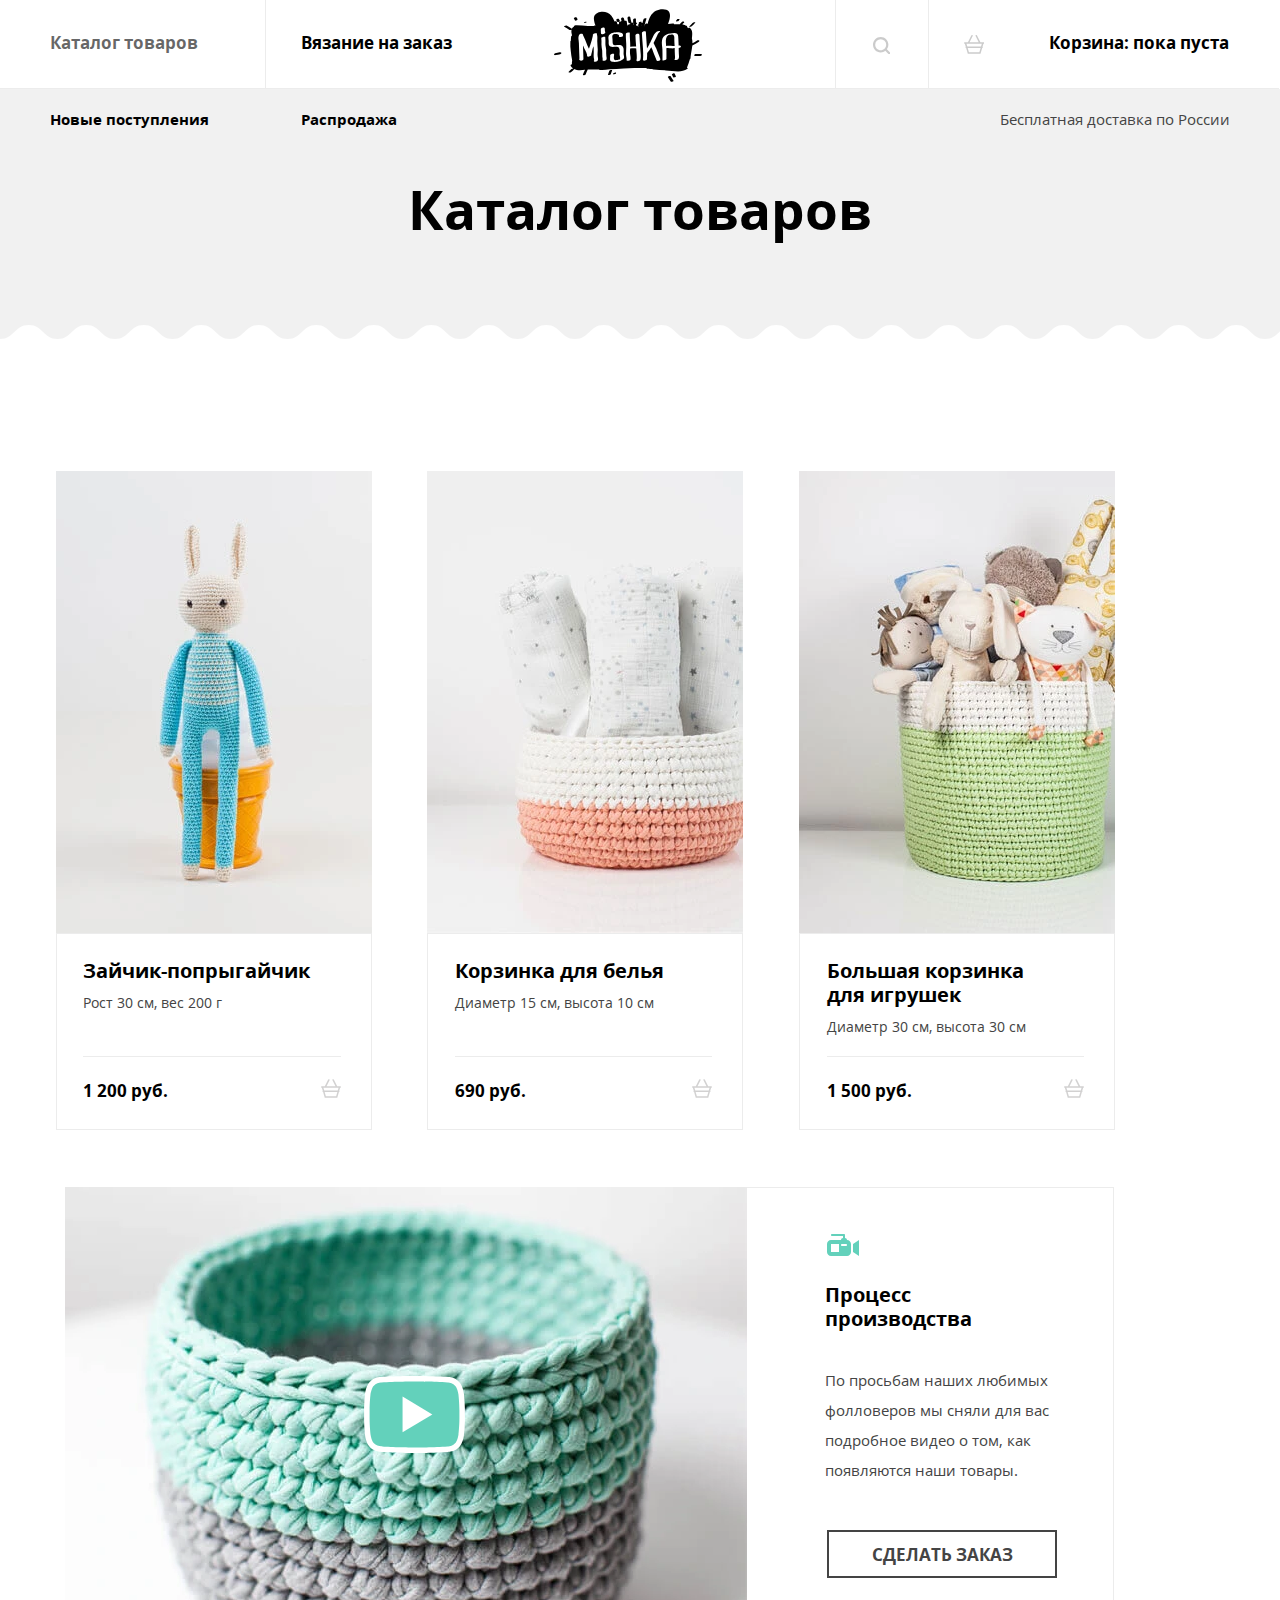
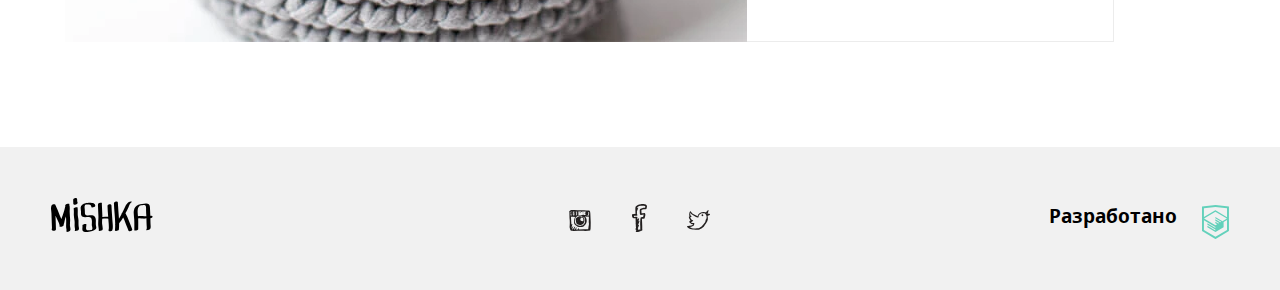
<file: catalog.html>
<!DOCTYPE html><html lang="ru"><head><meta charset="UTF-8"><title>Мишка: Каталог товаров</title><meta name="viewport" content="width=device-width,initial-scale=1"><link rel="preload" href="fonts/opensans.woff2" as="font"><link rel="preload" href="fonts/opensansbold.woff2" as="font"><link href="css/style.min.css" rel="stylesheet"></head><body><div style="display:none"><svg xmlns="http://www.w3.org/2000/svg" xmlns:xlink="http://www.w3.org/1999/xlink"><symbol id="icon-cart" viewbox="264.205 370.961 20.294 18.849"><path d="M283.75 378.19h-3.151l-3.407-6.814a.75.75 0 1 0-1.341.671l3.071 6.143h-9.138l3.072-6.143a.75.75 0 0 0-1.341-.671l-3.407 6.814h-3.151a.75.75 0 0 0 0 1.5h.157l.855 2.991a.737.737 0 0 0-.316.595c0 .396.309.71.697.739l1.656 5.795h12.697l1.656-5.795a.745.745 0 0 0 .698-.739.738.738 0 0 0-.316-.596l.854-2.991h.157a.75.75 0 1 0-.002-1.499zm-4.181 10.121h-10.433l-1.224-4.284h12.881l-1.224 4.284zm1.653-5.785h-13.739l-.81-2.836h15.359l-.81 2.836z"></path></symbol><symbol id="icon-fb" viewbox="56.519 49.996 14.962 27.718"><path d="M68.181 55.188c1.026.029 1.993 0 2.681-.3.391-.818.556-1.854.619-2.989-.19-.015-.062-.337-.207-.399-.029-.202-.278-.195-.309-.398-.277-.165-.457-.422-.723-.598-.727-.162-1.44-.335-2.164-.499-.849.044-1.895-.103-2.58.1-2.619-.04-3.997 1.12-5.259 2.392-.023.078-.003.197-.105.199-.574 1.587-.125 3.621-.204 5.581.099.436.107.958.204 1.395-.998.296-2.212.387-3.402.499-.317.324-.178 1.089-.206 1.693.085.583.278 1.06.413 1.595.211.193.596.396.825.498.065.029.071.082.103.1.506.268 1.451.008 2.268.1-.136 1.978.256 3.915 0 5.68.007.327.295.382.208.798-.001.963-.067 1.99.208 2.69-.287.455-.497.982-.415 1.794.122.016.114.157.105.299-.075.47.643.175.515.698.162.456-.428.184-.413.498v.896c.53.285 1.462.182 2.268.199.908-.419 2.188-.479 2.785-1.196.459.235.916-.014 1.238-.199-.018-.315.273-.333.205-.698-.004-.328-.173-.496-.103-.896v-2.89c-.206-2.293-.048-4.938-.309-7.176.888-.105 1.917-.075 2.578-.398.357-.451.377-1.23.516-1.895.177-.226.221-.583.206-.996.19-.213.068-.729.104-1.096-.141-.595-.168-1.3-.825-1.395-.884-.235-2.043.595-2.991.299.049-1.134-.293-2.342 0-3.388.746-.176 1.446-.395 2.166-.597zm-3.818 4.783c.117.254.254.486.414.698.079.022.203.003.205.101a10.319 10.319 0 0 0 3.096-.299c0 .998-.271 1.733-.518 2.492-.662.045-1.467.3-1.958.198-.276.165-.372.506-.62.698-.049.441.142.495 0 .797-.201.137-.055.611-.205.796v1.496c.085.281-.146.258-.104.497v3.488c-.085.281.146.258.104.498v2.989c.063.271-.132.791.103.896-.07.364-.412-.021-.824.1-.528.122-.926.369-1.548.4.117-.353.32-.622.311-1.097.049-.381-.365-.312-.516-.498.193-.644.562-1.117.722-1.793.197-.515.714-1.298.31-1.794-.522-.105-.521.293-.826.398-.022.077-.002.196-.103.199-.023.077-.003.196-.103.199.01.12-.151.062 0 0 .022-.078.002-.197.103-.199.023-.077.002-.197.103-.199v-.299c.368-.575.67-1.214.826-1.993.191-.28.283-.656.412-.997.156-.262.34-.869.104-1.195-.517.033-.796.295-.93.697-.32-.189.161-.434.104-.697.138-.231.169-.566.309-.797.202-.413.564-1.304 0-1.596-.438-.023-.612.207-.723.498-.214.191-.43.383-.516.698-.373-.07-.143-.727-.206-1.097-.067-.52.122-.899 0-1.195-.56-.799-2.026-.105-3.197-.299-.108-.307-.222-.984-.104-1.195 1.045-.088 2.479.201 3.197-.199.024-.078.003-.197.104-.199.094-.723-.271-1-.515-1.396.232-.806.04-2.02.104-2.989.233-.141.328-.414.515-.598.112-.955.673-1.476.722-2.492-.273.001-.607-.055-.619.199-.302-.114-.382.479-.515.199-.112-.541.246-.626.309-.997.599-.418 1.212-.82 1.856-1.195 1.741-.244 4.648-.449 6.086.198.051.616-.287.854-.207 1.496h-1.546c-1.092.24-1.987.672-2.991.997-.24.066-.276.331-.516.398-.036.396-.225.646-.311.996-.079 1.441.133 2.599.102 3.988z"></path></symbol><symbol id="icon-insta" viewbox="53.115 53.19 21.769 21.334"><path d="M74.881 65.336c-.013-2.395-.344-4.788-.303-7.135a37.854 37.854 0 0 0-.152-2.278c-.105-.3-.111-.699-.152-1.062-.26-.17-.222-.64-.456-.835-.423-.233-1.201-.114-1.744-.227-.657-.026-1.254-.115-1.899-.153-1.936-.101-3.973-.076-5.996-.076-2.001 0-3.954-.145-5.695-.379h-2.202c-.097.004-.105.098-.227.076-.599.034-1.077.188-1.595.303-.21.119-.421.235-.683.304-.136.192-.513.145-.607.379-.186.212.185.451 0 .607v.911c.173.13.027.58.075.835v.987c-.017 1.281.134 2.397.076 3.72.467 2.762.374 6.537.076 9.413.155.579.363 1.105.455 1.746.256.479.335 1.133.683 1.52.502.206 1.233.186 1.898.229.383.098.667.293 1.14.304 2.843-.21 5.496-.154 8.427-.229 2.704.24 5.802.188 8.275-.228.195-.134.128-.529.228-.76-.056-.385.207-.449.228-.759.131-2.392.164-4.786.15-7.213zm-12.982-6.225c.757-.153 1.48-.341 2.429-.304.71.076 1.287.283 1.897.456.116.184-.243.547.153.684v.076c.059.017.149.002.151.076.445.035.794.167 1.063.379.45.055.536.476 1.138.38-.091.213-.084.524-.075.835.324 1.183.475 2.81.303 4.252-.164.163-.215.442-.303.683-.311.322-.481.785-.836 1.062-.095.236-.25.408-.454.533-.116.213-.206.452-.457.53-.298.163-.577.011-.834-.076-.446.162-.904.312-1.215.607-.816-.096-1.648-.175-2.43-.304-.242-.139-.487-.273-.835-.305a1.997 1.997 0 0 0-.836-.455c-.101-.127-.337-.118-.455-.229-.198-.029-.229-.227-.456-.229-.118-.412-.443-.618-.532-1.062-.226-.331-.308-.805-.455-1.215-.043-1.434.091-2.692.379-3.796.346-.591.779-1.094 1.138-1.67.249.021.365-.09.38-.304.306.053.434-.072.684-.075.257-.072.269-.389.458-.529zm-1.67-2.733c-.117-.263-.066-.691-.075-1.062-.007-.285.278-.279.304-.532-.003-.074-.093-.059-.152-.076.126-.146.701-.097.834 0 .132.537-.354.455-.531.684.011.167.322.032.456.076.029.854-.059 1.496 0 2.202h-.456c-.007.234.229.226.456.228-.059.286.092.363.075.607-.226.153-.716.042-1.062.075-.103-.594.235-1.375.151-2.202zm-.683-1.594c.088-.013.134.016.151.076.179.253.01.683-.076.911-.173-.179-.026-.682-.075-.987zm.152 1.822c-.132-.069-.168-.237-.152-.456.132.071.167.238.152.456zm0 1.367c-.058.139-.082-.045-.076-.152.058-.139.081.045.076.152zm-.152.228c.175-.024.084.219.228.227-.009.193-.283.179-.38.077.039-.112.113-.193.152-.304zm-2.354-1.216c.006-.108.013-.214-.076-.228-.073-.733.13-1.415 0-1.973.25-.155.769-.042 1.139-.077v1.139c-.088.064-.203.101-.379.077-.054.28.324.131.379.304.008.853-.056 1.777.152 2.429-.565-.059-.906.107-1.442.076.097-.612-.019-1.435.531-1.594-.012-.141-.257-.047-.304-.153zm-.531 0c-.204.021-.217-.534-.077-.607.328.006.249.501.077.607zm-.152.988c.077-.312.034-.304.075-.683.228.013.26.77-.075.683zm.228-2.05c-.263.054-.273-.266-.153-.38.263-.053.272.267.153.38zm0-1.139c.033.159-.052.201-.076.304-.176.023-.084-.219-.229-.229.025-.102.191-.062.305-.075zm-.228 3.721c.148-.031.11.345-.076.227a.363.363 0 0 0 .076-.227zm-.684-3.721c.029.259-.438.32-.379 0h.379zm-.987.076c-.034.219-.326.179-.379.379-.214-.17.084-.468.379-.379zm-.455.759c.226-.205.451-.41.684-.607-.021-.123.071-.131.076-.228h.229c.102.381-.261.296-.305.531.021.122-.072.131-.075.227.02.335.121.588.075.988-.27.008-.276.28-.607.227.022-.428-.135-.674-.077-1.138zm.076 3.265V57.29c.195-.185.396-.364.607-.532.295.489.179 1.392.455 1.897-.275.157-.75.111-1.062.229zM72.68 69.968c-.109.954-.158 1.968-.379 2.809-2.89.123-6.02.005-8.883.153-.199.045-.273-.031-.229-.229-.253 0-.258.247-.531.229.201-.336.438-.898.151-1.291-.797.013-.797.821-1.138 1.291-.686-.053-1.137.127-1.823.075.18-.705.75-1.021.911-1.745-.395-.55-.989.138-1.214.455-.204.48-.557.81-.76 1.29H57.8c.238-.469.489-.926.759-1.366.171-.512.625-.741.683-1.367-.157-.28-.42-.029-.683 0-.123.182-.272.335-.38.531-.232.376-.501.714-.684 1.14-.181.208-.335.003-.53.227-.389.271-.581.736-.988.987-.174-.06.039-.356.153-.38.045-.181-.096-.55.075-.607.063-.366.212-.647.379-.91.119-.742.521-1.199.684-1.898-.559.099-.674.643-.988.987-.212.445-.542.772-.683 1.291-.174-.131-.028-.58-.076-.836.122-.586.298-1.119.38-1.746.133-.22.173-.535.228-.834.168-.209.046-.61-.077-.761-.226.027-.374.133-.455.304-.192-.032-.193.506-.304.304-.045-2.587-.451-4.812-.456-7.438.026-.331-.183-.424-.228-.685 1.629.028 3.121.091 4.783.229-.089.139-.199.257-.304.379-.144.07-.226.173-.378.304-.604 1.653-.975 3.984-.607 6.15.229.58.589 1.029.986 1.441.907.485 1.635 1.149 2.506 1.671 1.701.361 3.84.369 5.541 0 .236-.12.484-.226.685-.38 1.364-1.242 2.753-2.459 2.961-4.859v-1.367c-.197-1.598-.688-2.905-1.747-3.644.331-.22 1.099.043 1.67.076.223.013.447.014.684 0 .408-.024.928-.055 1.443 0 .144.187.113.544.228.76-.062 1.684-.192 3.3-.152 5.087.103.454.127.986.229 1.441-.091.973-.237 1.89-.457 2.732zm.379-11.16c-.639-.12-1.232-.284-1.897-.379.072-.333.799-.01.987-.228.385-.223.295-.92.304-1.519.032-.348.114-.644.076-1.063-.401-.951-1.783-.421-2.886-.455-.225.718-.47 1.8-.304 2.657.169.49 1.024.292 1.519.456-.14.332-.688.057-.987.076-.296-.083-.707-.052-.986-.151-2.285.078-4.284.004-6.529.151.117-1.248.063-2.465-.076-3.645h3.112c-.344.364-.912.507-1.29.835-.44.244-.861.505-1.139.911.249.134.535-.245.759-.379.355-.074.479-.381.835-.455.423-.438 1.096-.625 1.67-.912.378-.022.697.013.987.077 1.283.007 2.456.126 3.796.076.614.145 1.45.069 1.974.304.107.298.231.579.305.911.008.995-.149 1.825-.23 2.732zm-5.845-3.72c.11-.047-.009-.092 0 0zm0 0c-.529.154-1.019.348-1.367.682.484-.198 1.059-.306 1.367-.682zm1.062.607c.111-.047-.007-.091 0 0zm-1.746.911c.727-.158 1.181-.591 1.746-.911-.437.019-.592.32-.987.379-.215.217-.6.26-.759.532zm-.683-.835c-.111.047.007.092 0 0zm-.683.607c.11-.046-.008-.092 0 0zm-.075.076c.063.014.07-.03.075-.076-.064-.014-.072.03-.075.076zm-.077.076c.064.014.072-.03.077-.076-.067-.013-.072.029-.077.076zm-.834.608c.346-.134.613-.348.834-.607a2.018 2.018 0 0 0-.834.607zm2.276.987c.533-.049.749-.416 1.215-.531.284-.298.784-.381.987-.76-.56.023-.766.399-1.216.531-.284.297-.751.413-.986.76zm-2.276-.987c-.317-.074-.016.227 0 0zm-.533.379c.021.021.115-.037.076-.077-.021-.02-.116.038-.076.077zm2.809.608c-.11.047.007.091 0 0zm-1.14 1.821c-.223-.231-.676-.233-.986-.379-.697-.038-1.223.093-1.746.229-.304.151-.607.304-.91.454-.266.166-.444.417-.76.532-.205.225-.352.51-.684.607-.004.223-.173.281-.304.379-.089.115-.094.312-.227.381-.007.12.036.29-.076.303.108 1.512.291 2.948.683 4.177.287.623.975.846 1.442 1.29.589.297 1.328.444 2.126.531.277-.052.553-.105.911-.076a5.088 5.088 0 0 0 2.81-1.441c.1-.281.252-.508.455-.684-.254-.671.293-1.098.455-1.596.002-1.344-.201-2.48-.607-3.415-.256-.579-.92-.751-1.366-1.139-.059-.018-.15-.003-.151-.077-.269-.13-.733-.233-1.065-.076zm-3.415 4.327c-.113-.063-.109-.244-.152-.379.256-.078.118.237.152.379zm.076.305c.041-.117.079-.006.076.075-.04.118-.079.005-.076-.075zm.456-2.051c.015-.086.075-.042.075 0-.014.087-.075.043-.075 0zm1.67-2.125c-.203.258.041.576.077.836-.305-.039-.574-.887-.077-.836zm.379 3.948c-.04-.038.055-.097.076-.076.04.038-.054.097-.076.076zm.759 2.884c.034-.109.066.008.152 0-.018.097-.15.077-.152 0zm2.201-2.581c-.233-.057-.145.208-.379.152.069-.159.118-.338.229-.455.134.019.172.13.15.303zm-1.137-3.796c.211.119.441.217.606.381.085.219.243.363.38.529.058.778.179 1.492.151 2.354-.257.099-.438.271-.683.381-.78-.006-1.358-.212-1.897-.456-.171-.259-.355-.505-.532-.759v-1.062c.17-.185.319-.391.456-.607.228-.127.508-.201.454-.607-.038-.062-.078-.124-.075-.229.158.045.245.159.379.229.323.017.41-.2.761-.154z"></path></symbol><symbol id="icon-interior" viewbox="-259.404 -19.675 40.219 62.411"><path d="M-244.227 18.283c-.286.966-.245 2.191.027 3.639.494 2.635 1.687 6.041 2.358 9.67h5.062c.696-3.641 1.949-7.05 2.471-9.683.287-1.445.33-2.66.041-3.617-.275-.899-.89-1.618-2.021-2.303h-5.997c-1.075.679-1.674 1.391-1.941 2.294zM-232.395 38.278h-13.799c-1.293 0-2.299.976-2.299 2.229v2.229h18.397v-2.229c0-1.253-1.006-2.229-2.299-2.229zM-225.262-17.446h-11.732c0-1.244-1.015-2.229-2.3-2.229-1.283 0-2.3.985-2.3 2.229h-11.737l-6.073 25.517c.794-.461 1.589-.992 2.632-.992 1.359 0 2.243.818 2.924 1.375.682.557 1.162.849 1.447.849.292.001.769-.287 1.451-.836.681-.548 1.564-1.358 2.915-1.358 1.349 0 2.237.806 2.919 1.354.684.549 1.161.84 1.451.84.146 0 .338-.073.58-.214.242-.141.53-.353.872-.626.512-.411 1.139-.967 1.99-1.218.284-.085.593-.136.93-.136 1.347 0 2.238.805 2.92 1.354.683.548 1.159.84 1.451.84.287-.002.766-.296 1.445-.85.684-.554 1.571-1.367 2.925-1.367 1.356 0 2.239.817 2.919 1.371.342.276.631.489.872.631.24.143.431.214.575.214.288 0 .762-.293 1.442-.854.68-.559 1.567-1.384 2.929-1.384 1.044 0 1.839.533 2.632.997l-6.079-25.507zM-235.881 33.82h-6.864c-.657 0-1.15.479-1.15 1.115 0 .635.493 1.113 1.15 1.113h6.9c.655 0 1.15-.479 1.15-1.113 0-.636-.495-1.115-1.15-1.115h-.036zM-239.295 9.336c-.146 0-.338.074-.58.213-.157.094-.37.261-.57.41v3.731h2.299V9.959c-.505-.378-.908-.623-1.149-.623z"></path></symbol><symbol id="icon-mail"><path d="M28 5H4a4 4 0 0 0-4 4v13a4 4 0 0 0 4 4h24a4 4 0 0 0 4-4V9a4 4 0 0 0-4-4zM2 10.25l6.999 5.25L2 20.75v-10.5zM30 22c0 1.104-.898 2-2 2H4c-1.103 0-2-.896-2-2l7.832-5.875 4.368 3.277a3 3 0 0 0 3.599 0l4.369-3.277L30 22zm0-1.25l-7-5.25 7-5.25v10.5zm-12.801-2.148c-.35.263-.763.4-1.199.4s-.851-.139-1.2-.4L10.665 15.5l-.833-.625L2 9.001V9c0-1.103.897-2 2-2h24c1.102 0 2 .897 2 2l-12.801 9.602z"></path></symbol><symbol id="icon-phone"><path d="M17.321 24.333h-1.115c-4.904-.58-8.497-2.857-11.11-5.772C2.473 15.637.402 11.875 0 6.817V5.459c.091-.921.544-1.55 1.067-2.086.65-.666 1.63-1.522 2.522-1.553.659-.022 1.78.451 2.232 1.066.388.53.595 1.59.775 2.378.185.797.6 1.95.485 2.717-.176 1.196-1.764 1.703-2.231 2.572 1.551 3.721 4.089 6.456 7.472 8.345.847-.465 1.595-1.864 2.767-1.892.428-.012.972.209 1.406.34.477.143.891.326 1.311.484.705.266 1.957.621 2.378 1.213.433.61.681 1.608.581 2.231-.194 1.234-2.227 2.603-3.444 3.059zM12.529 1.528c5.949 0 10.771 4.822 10.771 10.771h1.529C24.829 5.507 19.323 0 12.529 0v1.528z"></path><path d="M12.529 9.327v1.552a1.42 1.42 0 0 1 1.421 1.42h1.553a2.973 2.973 0 0 0-2.974-2.972zM12.529 6.246a6.054 6.054 0 0 1 6.056 6.054h1.588a7.642 7.642 0 0 0-7.644-7.641v1.587z"></path></symbol><symbol id="icon-search" viewbox="-0.8 -0.8 17.6 17.6"><path d="M16.47 14.93l-3.415-3.415A7.67 7.67 0 0 0 14.6 6.899C14.6 2.646 11.153-.8 6.9-.8S-.8 2.646-.8 6.899s3.446 7.7 7.699 7.7c1.734 0 3.326-.58 4.613-1.546l3.417 3.416c.203.202.418.33.771.33a1.1 1.1 0 0 0 1.1-1.1c0-.24-.061-.499-.33-.769zM1.399 6.899a5.5 5.5 0 1 1 11 0c0 3.038-2.462 5.5-5.5 5.5s-5.5-2.461-5.5-5.5z"></path></symbol><symbol id="icon-toy" viewbox="226.001 226.19 60 59.62"><path d="M226.001 269.871l27.438 15.934v-23.346l-27.438-15.94v23.352zm51.346-31.244v2.453c0 1.817-3.458 3.29-7.73 3.29-4.266 0-7.727-1.473-7.727-3.29v-4.059h.024c.26 1.714 3.604 3.073 7.702 3.073 4.272 0 7.729-1.474 7.729-3.285 0-1.819-3.457-3.289-7.729-3.289-.339 0-.675.01-1.002.03l-4.975-2.888v3.086c0 1.817-3.454 3.29-7.723 3.29-2.683 0-5.045-.583-6.433-1.467a3.928 3.928 0 0 0-.732-.586c-.363-.381-.565-.797-.565-1.236v-2.986l-4.807 2.792a21.384 21.384 0 0 0-1.054-.033c-4.267 0-7.727 1.469-7.727 3.289 0 1.811 3.46 3.285 7.727 3.285 4.099 0 7.446-1.358 7.705-3.073h.022v4.059c0 1.817-3.455 3.29-7.727 3.29-4.267 0-7.727-1.473-7.727-3.29v-2.42l-5.952 3.452 27.531 15.986 27.351-15.882-6.181-3.591zm-13.644 10.166c0 1.817-3.46 3.287-7.727 3.287-4.269 0-7.729-1.47-7.729-3.287v-4.059h.024c.26 1.715 3.603 3.076 7.705 3.076 4.101 0 7.443-1.361 7.705-3.076h.021v4.059h.001zm-5.145 13.873v23.144L286 269.871v-23.144l-27.442 15.939zm-2.641-29.904c4.269 0 7.723-1.47 7.723-3.286 0-1.814-3.454-3.287-7.723-3.287-4.27 0-7.729 1.472-7.729 3.287-.001 1.816 3.459 3.286 7.729 3.286"></path></symbol><symbol id="icon-twitter" viewbox="52.253 53.771 23.494 20.168"><path d="M75.706 57.855c-.227-.366-.909-.277-1.407-.371h-1.112c.142-.353.343-.646.52-.963.056-.438.254-.734.223-1.26.129-.167.176-.417.296-.593.104-.144.242-.477.074-.667-.051-.221-.295-.249-.593-.222a.515.515 0 0 0-.222.148c-.448.433-.778 1.014-1.261 1.408-.009.008-.062 0-.074 0-.087.005-.033.046-.075.074-.146.098-.257.152-.369.223-.284.176-.547.445-.891.519-.529-.211-1.156-.326-1.852-.37-1.157.102-2.303.215-3.038.741-.911.35-1.477 1.042-2.149 1.63-.049.32-.342.398-.37.741-.005.045-.012.088-.073.074.043.241-.051.345-.074.519-.001.133.199.431 0 .52-.822-.12-1.485-.63-2.149-.964-.718-.36-1.468-.604-2.074-1.111-.716-.322-1.26-.816-1.778-1.334-.208-.312-.542-.496-.667-.89-.379-.164-.175-.912-.741-.889-.315-.043-.345.199-.444.37-.07.227-.361.232-.371.519-.004.046-.011.088-.074.075-.17 1.089-.527 1.992-.519 3.26.129.415.35.738.593 1.038-.418.051-.716.222-.89.519-.06 1.073.378 1.647.742 2.297.134.384.352.685.593.963.017.229.206.288.296.445.019.105.123.125.149.223-.04.105.289.18.073.221-.413.131-1.016.07-1.259.371-.109.279-.109.833 0 1.111.034.237.282.262.296.519.499.417 1.082.747 1.631 1.112.574.166 1.211.271 1.852.37-.102.343-.338.551-.593.741-.78.381-1.849.474-2.742.74-.555.038-.956.23-1.556.223-.333.127-.854.075-1.112.223-.122.068-.102.096-.222.221-.134.412.111.74.444.89-.005.253.219.276.371.371.089.183.254.29.445.37.544.468 1.268.759 1.927 1.112.83.183 1.648.376 2.52.519.896.116 1.901.124 2.816.222h.963c.511.132 1.23.054 1.853.074.095-.102.322-.073.519-.074.522-.269 1.196-.385 1.631-.74.574-.241.989-.642 1.557-.89.866-.765 1.937-1.324 2.519-2.372.205-.189.351-.438.445-.74.265-.156.385-.454.593-.667.404-.41.706-.924 1.037-1.408.319-.496.576-1.054.89-1.556-.01-.405.306-.484.296-.89.193-.226.177-.662.371-.889-.033-.255.029-.415.074-.594.047-1.281-.047-2.422-.297-3.407.588-.155 1.181-.302 1.631-.593.52-.187.993-.584.808-1.262zm-3.408 4.076c-.153.859-.615 1.41-1.038 2.001.059.379-.104.538-.073.889a4.303 4.303 0 0 0-.371 1.037c-.203.267-.332.606-.519.89-.366.548-.777 1.051-1.186 1.557-.378.56-.912.965-1.334 1.481-.42.493-.942.885-1.407 1.334-.474.17-.89.396-1.26.667a5.06 5.06 0 0 0-.667.296c-.177.146-.499.145-.668.297-1.086.147-2.3.17-3.555.148-1.031-.105-2.115-.159-3.039-.371-.922-.189-1.511-.712-2.297-1.037.153-.242.634-.154.963-.222.031-.166.394-.003.444-.149.257.06.285-.109.52-.073.563-.201 1.23-.302 1.705-.593.282-.138.406-.434.667-.593.033-.189.104-.341.222-.444.047-.275.201-.441.148-.815.111-.21.299-.343.296-.667-.074-.147-.128-.316-.296-.371-.026-.196-.377-.067-.444-.222-.255.032-.416-.029-.593-.075-.154-.043-.487.092-.519-.073-.842-.023-1.3-.43-1.853-.74.431-.262 1.032-.353 1.333-.742.516-.076 1.058-.129 1.112-.666 0-.717-.771-.661-1.333-.815-.773-.66-1.194-1.672-1.779-2.52.238-.157.564-.226.741-.444.454.058.54-.251.667-.52.019-.488-.333-.605-.593-.815a3.47 3.47 0 0 1-.667-.741c-.003-.818-.021-1.652.074-2.372.063-.014.07.029.074.074.227.441.559.775.815 1.186.532.357.925.853 1.556 1.112.452.413 1.108.621 1.557 1.038.601.263 1.158.57 1.704.889.669.194 1.056.673 2.001.593.198-.098.394-.199.593-.297.258-.456-.059-1.079.147-1.63.255-.659.797-1.031 1.26-1.481.29-.155.555-.335.815-.519.347-.098.675-.216.964-.371a6.223 6.223 0 0 0 1.037-.148h1.26c.244.052.475.119.74.148.209.137.38.313.666.371.789.693 1.271 1.696 1.409 3.039-.122.482.053.871.001 1.479zm.296-5.632c-.129.34-.23.707-.593.815-.017-.105-.122-.125-.147-.222-.012-.209.209-.186.296-.296.162-.085.245-.248.444-.297-.007-.09.108-.046 0 0zm-5.484 3.038c.163.135.284.31.519.371.101.221.314.327.594.37.047-.15.346-.049.37-.222.174-.023.166-.229.296-.297-.018-.55-.129-1.006-.37-1.333-.758-.423-1.676.039-1.409 1.111z"></path></symbol><symbol id="logo-footer"><path d="M19.135 21.495c-.083-2.683-.51-5.347-.475-8.035.028-2.174.389-4.41-.36-6.495.047-.237.096-.473.14-.711.193-1.045-3.271-.492-3.813.464-.343.28-.519.615-.375.957.037.086.069.174.102.261-.656 3.204-1.57 6.306-2.621 9.412-.402 1.188-.888 2.349-1.298 3.533-.582-1.104-1.169-2.194-1.643-3.377-1.374-3.433-2.612-6.902-4.287-10.206.19-1.528-3.204-1.368-3.873.032-.809 1.694-.705 3.403-.438 5.214.3 2.042.353 4.05.377 6.111.047 3.976.358 7.943.417 11.919-.354.395-.461.881-.091 1.375.162.216.361.382.571.549.904.724 3.5.107 3.496-1.271-.014-4.123-.312-8.238-.42-12.358a98.054 98.054 0 0 1-.024-1.21l.171.434c.64 1.604 1.31 3.163 2.185 4.654.868 1.478 1.303 3.064 1.803 4.677-.189.217-.303.462-.233.708-.039.18.07.292.251.36.639.548 1.841.274 2.509-.007a6.07 6.07 0 0 0 .826-.424c.345-.212.883-.679.729-1.159l-.087-.279c.47-1.27.709-2.589.965-3.93.272-1.428.782-2.78 1.295-4.133.052.619.106 1.238.156 1.855.204 2.554.033 5.072.007 7.626-.008.847.054 1.633.219 2.461.068.343.367 1.808.281 1.887-.611.564-.433 1.257.385 1.437.915.201 2.081-.105 2.77-.742 1.198-1.106.632-2.845.361-4.241-.452-2.342.095-4.964.022-7.348zM27.499 22.17c-.074-1.988-.765-3.862-.774-5.872-.011-2.305.181-4.593-.155-6.886-.106-.725-4.056.1-3.917 1.05.309 2.11.197 4.229.159 6.354-.037 2.044.468 3.898.73 5.904.269 2.054-.084 4.157.149 6.213.109.962.75 2.743.089 3.58-.42.532 1.469.342 1.553.326.769-.142 1.793-.392 2.304-1.038.653-.828.196-2.426.053-3.357-.316-2.059-.114-4.195-.191-6.274zM43.828 18.851c-2.062-2.784-5.889-.78-8.561-1.54-1.377-.392-1.395-2.271-1.392-3.396.004-1.426-.114-2.732-.273-4.146-.119-1.052-.024-2.121.746-2.904.142-.144.859-.336.81-.339a8.132 8.132 0 0 1 1.067-.093c1.549-.066 4.613.232 4.019 2.483-.266 1.01 3.596.431 3.877-.637 1.213-4.598-7.284-3.714-9.686-3.078-2.21.588-4.648 1.846-4.775 4.399-.061 1.219.273 2.379.325 3.587.061 1.39-.198 2.776.289 4.118 1.082 2.982 5.52 1.576 7.778 1.745 3.845.287 2.697 5.469 2.748 7.883.027 1.288 1.181 3.429.211 4.507-.595.662-1.982.699-2.792.768-.813.068-2.201.312-2.742-.461-.993-1.418.091-3.799-.121-5.425-.121-.924-4.066-.095-3.917 1.05.342 2.627-1.399 6.145 2.402 6.596 2.441.289 5.191-.161 7.5-.928 1.196-.396 2.307-.942 3.243-1.793 1.035-.941.694-2.348.417-3.547-.677-2.918.731-6.279-1.173-8.849zM61.155 18.662c-.122-3.777-.69-7.513-.706-11.297-.008-1.971-3.963-1.305-3.957.343.015 3.608.497 7.167.682 10.764l.013.221c-1.949-.018-3.899.177-5.853.246.201-4.633-.611-9.227-.435-13.857.022-.582-3.874-.09-3.917 1.049-.171 4.475.587 8.915.453 13.392-.064 2.136-.245 4.264-.259 6.402-.007 1.095.171 2.183.329 3.263.146.999.484 2.331.182 3.318-.237.772 3.561.29 3.862-.694.544-1.778-.222-4.039-.405-5.839-.175-1.725-.039-3.499.083-5.248 2.03-.13 4.059-.297 6.08-.012.09 1.378.196 2.754.322 4.134a45.83 45.83 0 0 1 .196 3.475c.015 1.019.142 2.496-.221 3.461-.773 2.057 3.15 1.889 3.723.364.703-1.87.502-4.199.383-6.164-.148-2.443-.477-4.874-.555-7.321zM78.087 23.136c-.939-2.758-2.373-5.177-3.616-7.797 1.001-1.949 2.018-3.898 2.932-5.888.831-1.808 1.446-3.819 3.08-5.092.574-.447.55-.896-.255-.951-.875-.061-2.064.192-2.77.742-1.485 1.158-2.427 2.563-3.201 4.268a160.304 160.304 0 0 1-2.914 6.075l-.224.443c-.49.315-.785.762-.639 1.266-.792 1.563-1.6 3.117-2.499 4.61-.299-5.534-.955-11.061-1.15-16.6-.045-1.27-3.971-.479-3.917 1.049.243 6.868 1.219 13.719 1.286 20.587l-.047.051c-.301.308-.19.494.051.602a60.756 60.756 0 0 1-.209 5.254c-.472.745.463 1.139 1.084 1.139h.096c.739 0 2.626-.35 2.718-1.364.191-2.1.251-4.196.232-6.291 1.59-1.715 2.89-3.63 4.055-5.635.759 1.48 1.482 2.972 1.989 4.582.861 2.741 2.299 5.261 3.131 8.014.544 1.806 4.457.738 3.917-1.049-.829-2.753-2.204-5.297-3.13-8.015zM101.59 18.501c-.21-.832-1.372-.849-2.271-.77-.012-.335-.02-.671-.036-1.006-.125-2.661-.165-5.379-.392-8.032-.209-2.458-1.585-3.337-3.972-3.247-2.416.092-5.229.527-7.482 1.403-2.607 1.014-4.058 2.935-4.559 5.681-.549 3.014.24 6.219.373 9.246.154 3.503.066 7.014.062 10.519 0 .573 3.916.031 3.917-1.049.003-2.776.042-5.551 0-8.327a52.196 52.196 0 0 0-.102-2.444c1.369-.593 3.687.012 5.05.141 1.107.104 2.169-.166 3.244-.292.021 2.312.107 4.635.202 6.944.049 1.184.477 3.53-.354 4.511-.437.516 1.48.343 1.555.33.793-.146 1.761-.401 2.303-1.041.949-1.12.456-3.79.401-5.126-.078-1.91-.102-3.824-.141-5.737 1.154-.147 2.417-.854 2.202-1.704zm-14.618-.15c-.103-1.245-.217-2.49-.303-3.743-.16-2.331.117-5.583 2.29-6.999.58-.379 1.675-.315 2.354-.438.97-.176 1.956-.389 2.829.19 1.21.802.912 3.657.911 4.869-.003 2.005.207 4.001.31 6.003-.552.055-1.111.089-1.683.076-2.286-.053-4.544-.413-6.708.042zM24.108 6.7a3.157 3.157 0 0 0 1.477-.524l.256-.216c.52-.335.972-.827.728-1.361-.504-1.105-.423-2.231-.416-3.414.006-.958-.963-1.246-1.781-1.174-.723.063-2.168.581-2.175 1.52-.006.993-.071 2.016.109 2.992-.047.113-.074.239-.104.355-.055.212.016.42.142.59l.002.134.015.335a.901.901 0 0 0 .429.53c.388.233.878.275 1.318.233z"></path></symbol><symbol id="logo-htmlacademy"><path d="M13.62.017L13.472 0 0 1.412v24.661l13.473 8.017 13.43-7.99.042-.025V1.412L13.62.017zm11.399 12.11L13.495 5.334l-.001-.104-.087.05-.088-.056v.109L1.925 12.118V3.147l11.548-1.212L25.02 3.147v8.98zm-11.614-5.34L24.923 13.5l-4.479 2.64-7.093-4.221-.014 1.415 5.904 3.513-.86.507-5.03-2.992-.014 1.415 3.827 2.275-.782.523-3.031-1.787-.014 1.413 1.853 1.091-1.8 1.081-11.356-6.751 11.371-6.835zm-11.48 8.34l11.411 6.791.016 1.044-7.942-4.728-.015 1.416 7.979 4.795.018 1.076-7.973-4.74-.013 1.414 8.021 4.822.046.025 8.143-4.872-.011-5.177 3.415-2.036v10.021L13.472 31.85 1.925 24.979v-9.852z"></path></symbol></svg></div><header class="page-header"><div class="page-header__wrapper"><nav class="main-nav main-nav--closed main-nav--nojs"><button class="main-nav__toggle" type="button">Открыть меню</button><ul class="main-nav__list"><li class="main-nav__item main-nav__item--logo"><a href="index.html"><picture><source media="(min-width: 1150px)" srcset="img/logo-desktop.svg"><source media="(min-width: 768px)" srcset="img/logo-tablet.svg"><img src="img/logo-mobile.svg" width="86" height="35" alt="Мишка - магазин изделий ручной работы"></picture></a></li><li class="main-nav__item main-nav__item--catalog"><a href="catalog.html">Каталог товаров</a></li><li class="main-nav__item main-nav__item--order"><a href="form.html">Вязание на заказ</a></li><li class="main-nav__item main-nav__item--search"><a href="#">Поиск по сайту <svg class="main-nav__search-icon" width="17.6" height="17.6"><use xmlns:xlink="http://www.w3.org/1999/xlinl" xlink:href="#icon-search"></use></svg></a></li><li class="main-nav__item main-nav__item--cart"><a href="#">Корзина: пока пуста <svg class="main-nav__cart-icon" width="20.3" height="18.9"><use xmlns:xlink="http://www.w3.org/1999/xlinl" xlink:href="#icon-cart"></use></svg></a></li><li class="main-nav__item main-nav__item--new"><a href="#">Новые поступления</a></li><li class="main-nav__item main-nav__item--sale"><a href="#">Распродажа</a></li><li class="main-nav__item main-nav__item--delivery"><span>Бесплатная доставка по России</span></li></ul></nav></div></header><main><div class="page-title page-title--catalog"><h1>Каталог товаров</h1></div><div class="product__container-wrapper"><article class="product"><a class="product__photo-link" href="#" tabindex="-1">Зайчик-попрыгайчик<picture><source type="image/webp" media="(min-width: 1150px)" srcset="img/photo-1-desktop@1x.webp, img/photo-1-desktop@2x.webp 2x"><source type="image/webp" media="(min-width: 768px)" srcset="img/photo-1-tablet@1x.webp, img/photo-1-tablet@2x.webp 2x"><source type="image/webp" srcset="img/photo-1-mobile@1x.webp, img/photo-1-mobile@2x.webp 2x"><source media="(min-width: 1150px)" srcset="img/photo-1-desktop@1x.jpg, img/photo-1-desktop@2x.jpg 2x"><source media="(min-width: 768px)" srcset="img/photo-1-tablet@1x.jpg, img/photo-1-tablet@2x.jpg 2x"><img src="img/photo-1-mobile@1x.jpg" srcset="img/photo-1-mobile@2x.jpg 2x" width="260" height="195" alt="Зайчик-попрыгайчик"></picture></a><div class="product__wrapper"><div class="product__description"><h2 class="product__title"><a href="#">Зайчик-попрыгайчик</a></h2><span class="product__options">Рост 30 см, вес 200 г</span></div><div class="product__user-block"><span class="product__price">1 200 руб.</span> <a class="product__order" href="#">Добавить в корзину <svg class="product__cart-icon" width="20" height="19"><use xmlns:xlink="http://www.w3.org/1999/xlink" xlink:href="#icon-cart"></use></svg></a></div></div></article><article class="product"><a class="product__photo-link" href="#" tabindex="-1">Корзинка для белья<picture><source type="image/webp" media="(min-width: 1150px)" srcset="img/photo-2-desktop@1x.webp, img/photo-2-desktop@2x.webp 2x"><source type="image/webp" media="(min-width: 768px)" srcset="img/photo-2-tablet@1x.webp, img/photo-2-tablet@2x.webp 2x"><source type="image/webp" srcset="img/photo-2-mobile@1x.webp, img/photo-2-mobile@2x.webp 2x"><source media="(min-width: 1150px)" srcset="img/photo-2-desktop@1x.jpg, img/photo-2-desktop@2x.jpg 2x"><source media="(min-width: 768px)" srcset="img/photo-2-tablet@1x.jpg, img/photo-2-tablet@2x.jpg 2x"><img src="img/photo-2-mobile@1x.jpg" srcset="img/photo-2-mobile@2x.jpg 2x" width="260" height="195" alt="Корзинка для белья"></picture></a><div class="product__wrapper"><div class="product__description"><h2 class="product__title"><a href="#">Корзинка для белья</a></h2><span class="product__options">Диаметр 15 см, высота 10 см</span></div><div class="product__user-block"><span class="product__price">690 руб.</span> <a class="product__order" href="#">Добавить в корзину <svg class="product__cart-icon" width="20" height="19"><use xmlns:xlink="http://www.w3.org/1999/xlink" xlink:href="#icon-cart"></use></svg></a></div></div></article><article class="product"><a class="product__photo-link" href="#" tabindex="-1">Большая корзинка для игрушек<picture><source type="image/webp" media="(min-width: 1150px)" srcset="img/photo-3-desktop@1x.webp, img/photo-3-desktop@2x.webp 2x"><source type="image/webp" media="(min-width: 768px)" srcset="img/photo-3-tablet@1x.webp, img/photo-3-tablet@2x.webp 2x"><source type="image/webp" srcset="img/photo-3-mobile@1x.webp, img/photo-3-mobile@2x.webp 2x"><source media="(min-width: 1150px)" srcset="img/photo-3-desktop@1x.jpg, img/photo-3-desktop@2x.jpg 2x"><source media="(min-width: 768px)" srcset="img/photo-3-tablet@1x.jpg, img/photo-3-tablet@2x.jpg 2x"><img src="img/photo-3-mobile@1x.jpg" srcset="img/photo-3-mobile@2x.jpg 2x" width="260" height="195" alt="Корзинка для белья"></picture></a><div class="product__wrapper"><div class="product__description"><h2 class="product__title"><a href="#">Большая корзинка для игрушек</a></h2><span class="product__options">Диаметр 30 см, высота 30 см</span></div><div class="product__user-block"><span class="product__price">1 500 руб.</span> <a class="product__order" href="#">Добавить в корзину <svg class="product__cart-icon" width="20" height="19"><use xmlns:xlink="http://www.w3.org/1999/xlink" xlink:href="#icon-cart"></use></svg></a></div></div></article></div><article class="production"><div class="production__title"><h2>Процесс производства</h2></div><div class="production__video"><a class="production__play-button">Play</a><picture><source type="image/webp" media="(min-width: 1150px)" srcset="img/video-desktop@1x.webp, img/video-desktop@2x.webp 2x"><source type="image/webp" media="(min-width: 768px)" srcset="img/video-tablet@1x.webp, img/video-tablet@2x.webp 2x"><source type="image/webp" srcset="img/video-mobile@1x.webp, img/video-mobile@2x.webp 2x"><source media="(min-width: 1150px)" srcset="img/video-desktop@1x.jpg, img/video-desktop@2x.jpg 2x"><source media="(min-width: 768px)" srcset="img/video-tablet@1x.jpg, img/video-tablet@2x.jpg 2x"><img src="img/video-mobile@1x.jpg" srcset="img/video-mobile@2x.jpg 2x" width="260" height="150" alt="Видео процесса производства"></picture></div><div class="production__description"><p>По просьбам наших любимых фолловеров мы сняли для вас подробное видео о том, как появляются наши товары.</p><a class="production__order-button" href="#">Сделать заказ</a></div></article></main><footer class="page-footer"><div class="page-footer__wrapper"><div class="page-footer__logo-container"><a class="page-footer__logo-link" href="index.html"><svg class="page-footer__logo" width="102" height="34"><use xmlns:xlink="http://www.w3.org/1999/xlink" xlink:href="#logo-footer"></use></svg></a></div><div class="page-footer__social-links"><a class="page-footer__social-link page-footer__social-link--insta" href="#"><svg class="page-footer__social-icon" width="22" height="21"><use xmlns:xlink="http://www.w3.org/1999/xlink" xlink:href="#icon-insta"></use></svg> Мы в Instagram </a><a class="page-footer__social-link page-footer__social-link--fb" href="#"><svg class="page-footer__social-icon" width="15" height="28"><use xmlns:xlink="http://www.w3.org/1999/xlink" xlink:href="#icon-fb"></use></svg> Мы в Facebook </a><a class="page-footer__social-link page-footer__social-link--tw" href="#"><svg class="page-footer__social-icon" width="23" height="20"><use xmlns:xlink="http://www.w3.org/1999/xlink" xlink:href="#icon-twitter"></use></svg> Мы в Twitter</a></div><div class="page-footer__developer"><a class="page-footer__copyright-link" href="https://htmlacademy.ru"><span>Разработано</span> <svg class="page-footer__logo-academy" width="27" height="34"><use xmlns:xlink="http://www.w3.org/1999/xlink" xlink:href="#logo-htmlacademy"></use></svg></a></div></div></footer><section class="modal-cart"><h2 class="modal-cart__title">Добавить в корзину</h2><form class="modal-cart__form" method="post" action="https://echo.htmlacademy.ru"><fieldset class="modal-cart__choice"><legend class="modal-cart__description">Выберите размер:</legend><div class="modal-cart__container"><input type="radio" class="visually-hidden" name="size" id="size-s" value="s" checked=""> <label for="size-s">s</label> <input type="radio" class="visually-hidden" name="size" id="size-m" value="m"> <label for="size-m">m</label> <input type="radio" class="visually-hidden" name="size" id="size-l" value="l"> <label for="size-l">l</label></div><button class="modal-cart__add-button" type="submit">Добавить</button></fieldset></form></section><div class="modal-overlay"></div><script src="js/script.js"></script></body></html>
</file>
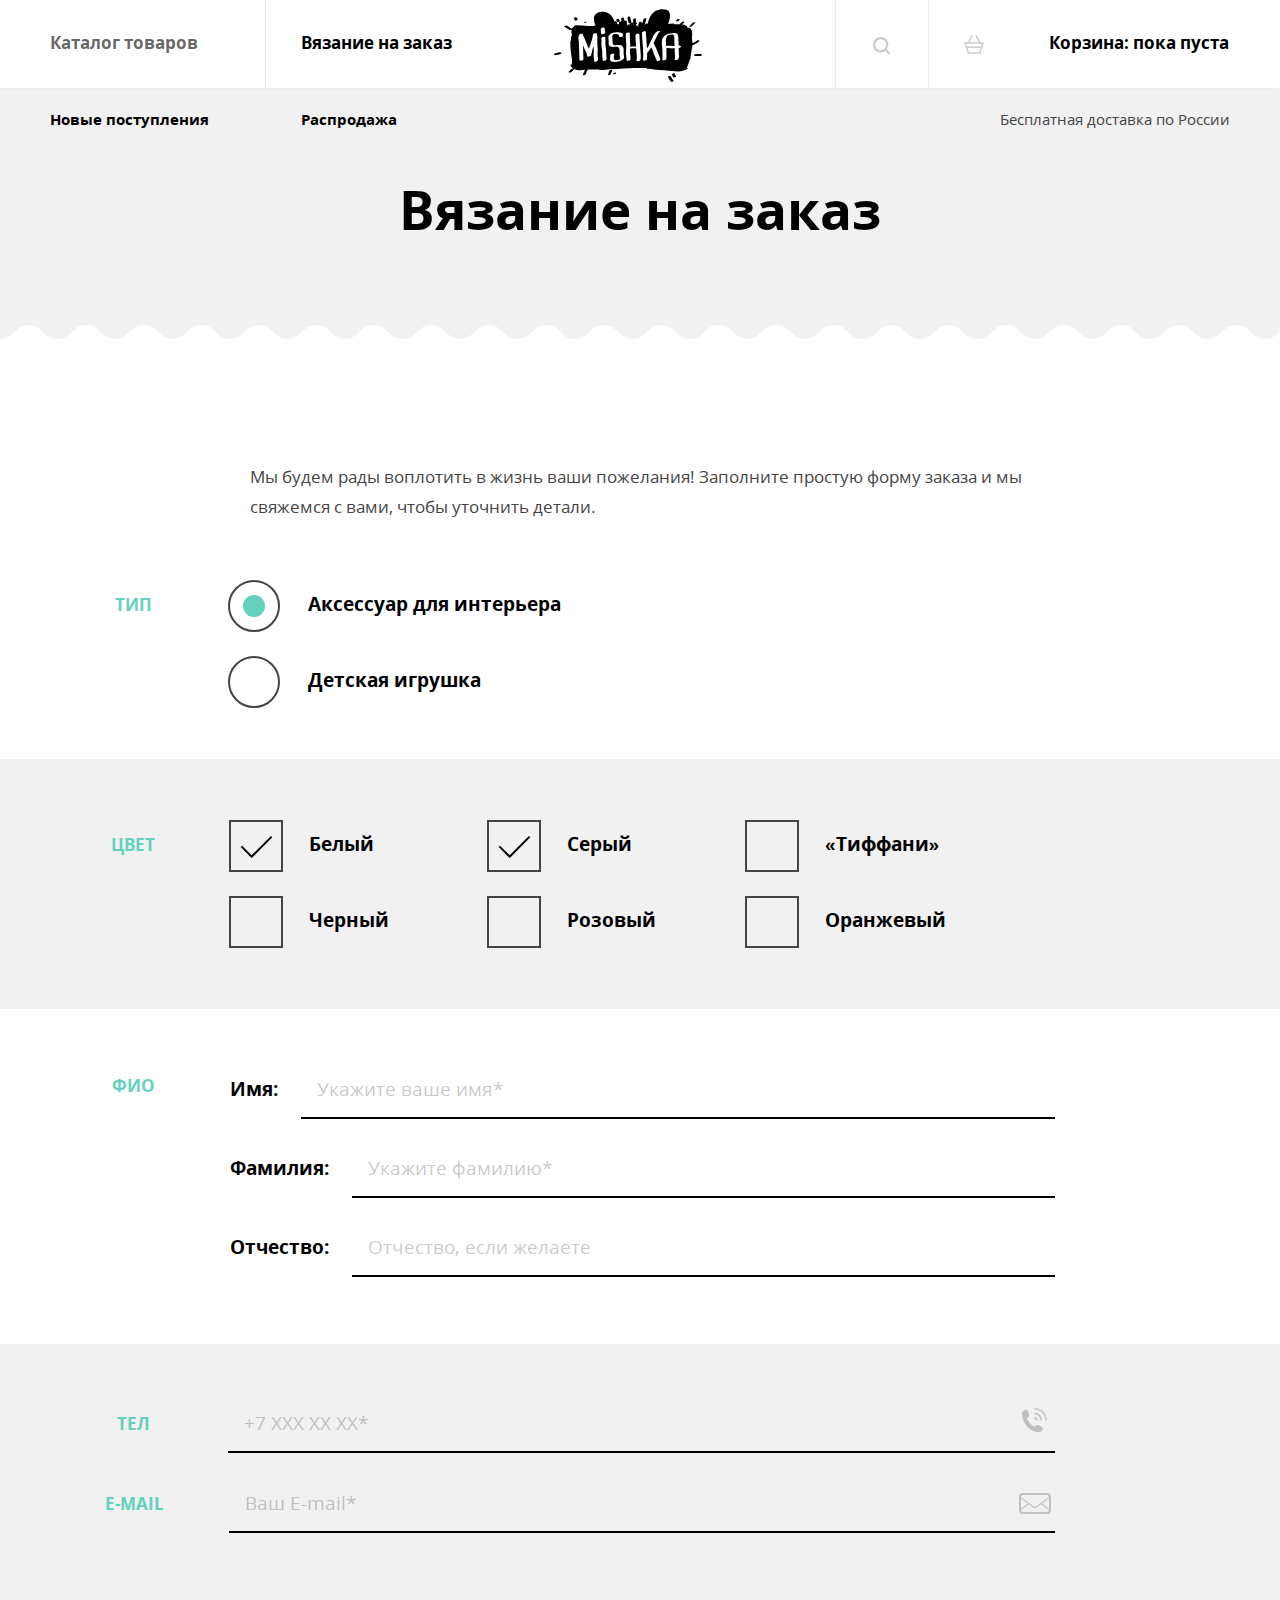
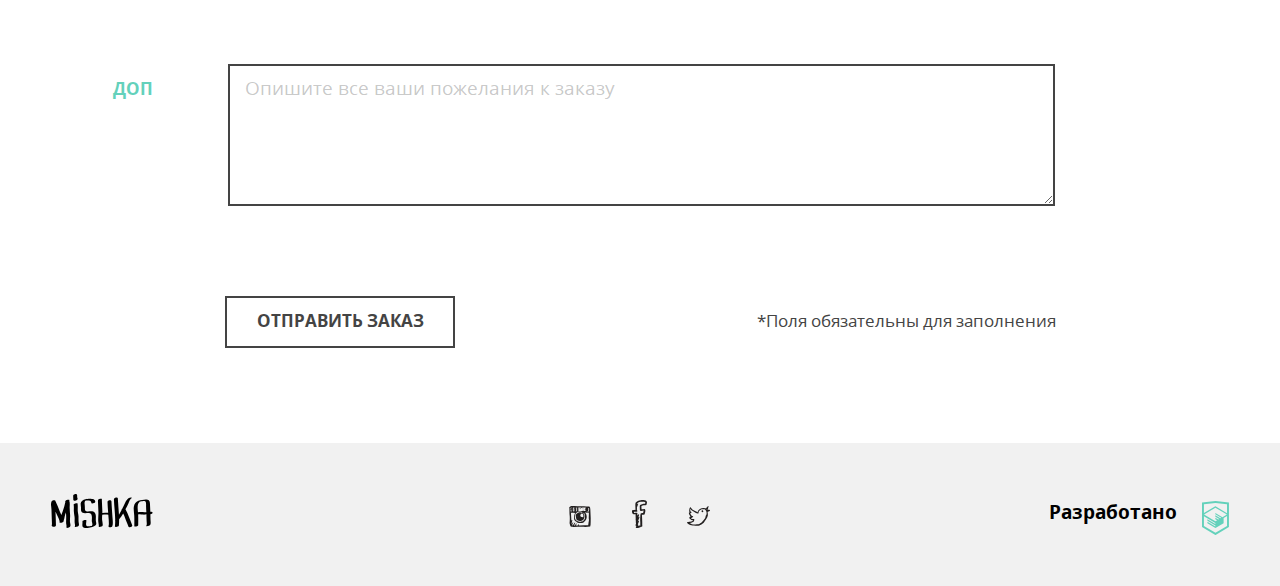
<file: form.html>
<!DOCTYPE html><html lang="ru"><head><meta charset="UTF-8"><title>Вязание на заказ</title><meta name="viewport" content="width=device-width,initial-scale=1"><link rel="preload" href="fonts/opensans.woff2" as="font"><link rel="preload" href="fonts/opensansbold.woff2" as="font"><link href="css/style.min.css" rel="stylesheet"></head><body><div style="display:none"><svg xmlns="http://www.w3.org/2000/svg" xmlns:xlink="http://www.w3.org/1999/xlink"><symbol id="icon-cart" viewbox="264.205 370.961 20.294 18.849"><path d="M283.75 378.19h-3.151l-3.407-6.814a.75.75 0 1 0-1.341.671l3.071 6.143h-9.138l3.072-6.143a.75.75 0 0 0-1.341-.671l-3.407 6.814h-3.151a.75.75 0 0 0 0 1.5h.157l.855 2.991a.737.737 0 0 0-.316.595c0 .396.309.71.697.739l1.656 5.795h12.697l1.656-5.795a.745.745 0 0 0 .698-.739.738.738 0 0 0-.316-.596l.854-2.991h.157a.75.75 0 1 0-.002-1.499zm-4.181 10.121h-10.433l-1.224-4.284h12.881l-1.224 4.284zm1.653-5.785h-13.739l-.81-2.836h15.359l-.81 2.836z"></path></symbol><symbol id="icon-fb" viewbox="56.519 49.996 14.962 27.718"><path d="M68.181 55.188c1.026.029 1.993 0 2.681-.3.391-.818.556-1.854.619-2.989-.19-.015-.062-.337-.207-.399-.029-.202-.278-.195-.309-.398-.277-.165-.457-.422-.723-.598-.727-.162-1.44-.335-2.164-.499-.849.044-1.895-.103-2.58.1-2.619-.04-3.997 1.12-5.259 2.392-.023.078-.003.197-.105.199-.574 1.587-.125 3.621-.204 5.581.099.436.107.958.204 1.395-.998.296-2.212.387-3.402.499-.317.324-.178 1.089-.206 1.693.085.583.278 1.06.413 1.595.211.193.596.396.825.498.065.029.071.082.103.1.506.268 1.451.008 2.268.1-.136 1.978.256 3.915 0 5.68.007.327.295.382.208.798-.001.963-.067 1.99.208 2.69-.287.455-.497.982-.415 1.794.122.016.114.157.105.299-.075.47.643.175.515.698.162.456-.428.184-.413.498v.896c.53.285 1.462.182 2.268.199.908-.419 2.188-.479 2.785-1.196.459.235.916-.014 1.238-.199-.018-.315.273-.333.205-.698-.004-.328-.173-.496-.103-.896v-2.89c-.206-2.293-.048-4.938-.309-7.176.888-.105 1.917-.075 2.578-.398.357-.451.377-1.23.516-1.895.177-.226.221-.583.206-.996.19-.213.068-.729.104-1.096-.141-.595-.168-1.3-.825-1.395-.884-.235-2.043.595-2.991.299.049-1.134-.293-2.342 0-3.388.746-.176 1.446-.395 2.166-.597zm-3.818 4.783c.117.254.254.486.414.698.079.022.203.003.205.101a10.319 10.319 0 0 0 3.096-.299c0 .998-.271 1.733-.518 2.492-.662.045-1.467.3-1.958.198-.276.165-.372.506-.62.698-.049.441.142.495 0 .797-.201.137-.055.611-.205.796v1.496c.085.281-.146.258-.104.497v3.488c-.085.281.146.258.104.498v2.989c.063.271-.132.791.103.896-.07.364-.412-.021-.824.1-.528.122-.926.369-1.548.4.117-.353.32-.622.311-1.097.049-.381-.365-.312-.516-.498.193-.644.562-1.117.722-1.793.197-.515.714-1.298.31-1.794-.522-.105-.521.293-.826.398-.022.077-.002.196-.103.199-.023.077-.003.196-.103.199.01.12-.151.062 0 0 .022-.078.002-.197.103-.199.023-.077.002-.197.103-.199v-.299c.368-.575.67-1.214.826-1.993.191-.28.283-.656.412-.997.156-.262.34-.869.104-1.195-.517.033-.796.295-.93.697-.32-.189.161-.434.104-.697.138-.231.169-.566.309-.797.202-.413.564-1.304 0-1.596-.438-.023-.612.207-.723.498-.214.191-.43.383-.516.698-.373-.07-.143-.727-.206-1.097-.067-.52.122-.899 0-1.195-.56-.799-2.026-.105-3.197-.299-.108-.307-.222-.984-.104-1.195 1.045-.088 2.479.201 3.197-.199.024-.078.003-.197.104-.199.094-.723-.271-1-.515-1.396.232-.806.04-2.02.104-2.989.233-.141.328-.414.515-.598.112-.955.673-1.476.722-2.492-.273.001-.607-.055-.619.199-.302-.114-.382.479-.515.199-.112-.541.246-.626.309-.997.599-.418 1.212-.82 1.856-1.195 1.741-.244 4.648-.449 6.086.198.051.616-.287.854-.207 1.496h-1.546c-1.092.24-1.987.672-2.991.997-.24.066-.276.331-.516.398-.036.396-.225.646-.311.996-.079 1.441.133 2.599.102 3.988z"></path></symbol><symbol id="icon-insta" viewbox="53.115 53.19 21.769 21.334"><path d="M74.881 65.336c-.013-2.395-.344-4.788-.303-7.135a37.854 37.854 0 0 0-.152-2.278c-.105-.3-.111-.699-.152-1.062-.26-.17-.222-.64-.456-.835-.423-.233-1.201-.114-1.744-.227-.657-.026-1.254-.115-1.899-.153-1.936-.101-3.973-.076-5.996-.076-2.001 0-3.954-.145-5.695-.379h-2.202c-.097.004-.105.098-.227.076-.599.034-1.077.188-1.595.303-.21.119-.421.235-.683.304-.136.192-.513.145-.607.379-.186.212.185.451 0 .607v.911c.173.13.027.58.075.835v.987c-.017 1.281.134 2.397.076 3.72.467 2.762.374 6.537.076 9.413.155.579.363 1.105.455 1.746.256.479.335 1.133.683 1.52.502.206 1.233.186 1.898.229.383.098.667.293 1.14.304 2.843-.21 5.496-.154 8.427-.229 2.704.24 5.802.188 8.275-.228.195-.134.128-.529.228-.76-.056-.385.207-.449.228-.759.131-2.392.164-4.786.15-7.213zm-12.982-6.225c.757-.153 1.48-.341 2.429-.304.71.076 1.287.283 1.897.456.116.184-.243.547.153.684v.076c.059.017.149.002.151.076.445.035.794.167 1.063.379.45.055.536.476 1.138.38-.091.213-.084.524-.075.835.324 1.183.475 2.81.303 4.252-.164.163-.215.442-.303.683-.311.322-.481.785-.836 1.062-.095.236-.25.408-.454.533-.116.213-.206.452-.457.53-.298.163-.577.011-.834-.076-.446.162-.904.312-1.215.607-.816-.096-1.648-.175-2.43-.304-.242-.139-.487-.273-.835-.305a1.997 1.997 0 0 0-.836-.455c-.101-.127-.337-.118-.455-.229-.198-.029-.229-.227-.456-.229-.118-.412-.443-.618-.532-1.062-.226-.331-.308-.805-.455-1.215-.043-1.434.091-2.692.379-3.796.346-.591.779-1.094 1.138-1.67.249.021.365-.09.38-.304.306.053.434-.072.684-.075.257-.072.269-.389.458-.529zm-1.67-2.733c-.117-.263-.066-.691-.075-1.062-.007-.285.278-.279.304-.532-.003-.074-.093-.059-.152-.076.126-.146.701-.097.834 0 .132.537-.354.455-.531.684.011.167.322.032.456.076.029.854-.059 1.496 0 2.202h-.456c-.007.234.229.226.456.228-.059.286.092.363.075.607-.226.153-.716.042-1.062.075-.103-.594.235-1.375.151-2.202zm-.683-1.594c.088-.013.134.016.151.076.179.253.01.683-.076.911-.173-.179-.026-.682-.075-.987zm.152 1.822c-.132-.069-.168-.237-.152-.456.132.071.167.238.152.456zm0 1.367c-.058.139-.082-.045-.076-.152.058-.139.081.045.076.152zm-.152.228c.175-.024.084.219.228.227-.009.193-.283.179-.38.077.039-.112.113-.193.152-.304zm-2.354-1.216c.006-.108.013-.214-.076-.228-.073-.733.13-1.415 0-1.973.25-.155.769-.042 1.139-.077v1.139c-.088.064-.203.101-.379.077-.054.28.324.131.379.304.008.853-.056 1.777.152 2.429-.565-.059-.906.107-1.442.076.097-.612-.019-1.435.531-1.594-.012-.141-.257-.047-.304-.153zm-.531 0c-.204.021-.217-.534-.077-.607.328.006.249.501.077.607zm-.152.988c.077-.312.034-.304.075-.683.228.013.26.77-.075.683zm.228-2.05c-.263.054-.273-.266-.153-.38.263-.053.272.267.153.38zm0-1.139c.033.159-.052.201-.076.304-.176.023-.084-.219-.229-.229.025-.102.191-.062.305-.075zm-.228 3.721c.148-.031.11.345-.076.227a.363.363 0 0 0 .076-.227zm-.684-3.721c.029.259-.438.32-.379 0h.379zm-.987.076c-.034.219-.326.179-.379.379-.214-.17.084-.468.379-.379zm-.455.759c.226-.205.451-.41.684-.607-.021-.123.071-.131.076-.228h.229c.102.381-.261.296-.305.531.021.122-.072.131-.075.227.02.335.121.588.075.988-.27.008-.276.28-.607.227.022-.428-.135-.674-.077-1.138zm.076 3.265V57.29c.195-.185.396-.364.607-.532.295.489.179 1.392.455 1.897-.275.157-.75.111-1.062.229zM72.68 69.968c-.109.954-.158 1.968-.379 2.809-2.89.123-6.02.005-8.883.153-.199.045-.273-.031-.229-.229-.253 0-.258.247-.531.229.201-.336.438-.898.151-1.291-.797.013-.797.821-1.138 1.291-.686-.053-1.137.127-1.823.075.18-.705.75-1.021.911-1.745-.395-.55-.989.138-1.214.455-.204.48-.557.81-.76 1.29H57.8c.238-.469.489-.926.759-1.366.171-.512.625-.741.683-1.367-.157-.28-.42-.029-.683 0-.123.182-.272.335-.38.531-.232.376-.501.714-.684 1.14-.181.208-.335.003-.53.227-.389.271-.581.736-.988.987-.174-.06.039-.356.153-.38.045-.181-.096-.55.075-.607.063-.366.212-.647.379-.91.119-.742.521-1.199.684-1.898-.559.099-.674.643-.988.987-.212.445-.542.772-.683 1.291-.174-.131-.028-.58-.076-.836.122-.586.298-1.119.38-1.746.133-.22.173-.535.228-.834.168-.209.046-.61-.077-.761-.226.027-.374.133-.455.304-.192-.032-.193.506-.304.304-.045-2.587-.451-4.812-.456-7.438.026-.331-.183-.424-.228-.685 1.629.028 3.121.091 4.783.229-.089.139-.199.257-.304.379-.144.07-.226.173-.378.304-.604 1.653-.975 3.984-.607 6.15.229.58.589 1.029.986 1.441.907.485 1.635 1.149 2.506 1.671 1.701.361 3.84.369 5.541 0 .236-.12.484-.226.685-.38 1.364-1.242 2.753-2.459 2.961-4.859v-1.367c-.197-1.598-.688-2.905-1.747-3.644.331-.22 1.099.043 1.67.076.223.013.447.014.684 0 .408-.024.928-.055 1.443 0 .144.187.113.544.228.76-.062 1.684-.192 3.3-.152 5.087.103.454.127.986.229 1.441-.091.973-.237 1.89-.457 2.732zm.379-11.16c-.639-.12-1.232-.284-1.897-.379.072-.333.799-.01.987-.228.385-.223.295-.92.304-1.519.032-.348.114-.644.076-1.063-.401-.951-1.783-.421-2.886-.455-.225.718-.47 1.8-.304 2.657.169.49 1.024.292 1.519.456-.14.332-.688.057-.987.076-.296-.083-.707-.052-.986-.151-2.285.078-4.284.004-6.529.151.117-1.248.063-2.465-.076-3.645h3.112c-.344.364-.912.507-1.29.835-.44.244-.861.505-1.139.911.249.134.535-.245.759-.379.355-.074.479-.381.835-.455.423-.438 1.096-.625 1.67-.912.378-.022.697.013.987.077 1.283.007 2.456.126 3.796.076.614.145 1.45.069 1.974.304.107.298.231.579.305.911.008.995-.149 1.825-.23 2.732zm-5.845-3.72c.11-.047-.009-.092 0 0zm0 0c-.529.154-1.019.348-1.367.682.484-.198 1.059-.306 1.367-.682zm1.062.607c.111-.047-.007-.091 0 0zm-1.746.911c.727-.158 1.181-.591 1.746-.911-.437.019-.592.32-.987.379-.215.217-.6.26-.759.532zm-.683-.835c-.111.047.007.092 0 0zm-.683.607c.11-.046-.008-.092 0 0zm-.075.076c.063.014.07-.03.075-.076-.064-.014-.072.03-.075.076zm-.077.076c.064.014.072-.03.077-.076-.067-.013-.072.029-.077.076zm-.834.608c.346-.134.613-.348.834-.607a2.018 2.018 0 0 0-.834.607zm2.276.987c.533-.049.749-.416 1.215-.531.284-.298.784-.381.987-.76-.56.023-.766.399-1.216.531-.284.297-.751.413-.986.76zm-2.276-.987c-.317-.074-.016.227 0 0zm-.533.379c.021.021.115-.037.076-.077-.021-.02-.116.038-.076.077zm2.809.608c-.11.047.007.091 0 0zm-1.14 1.821c-.223-.231-.676-.233-.986-.379-.697-.038-1.223.093-1.746.229-.304.151-.607.304-.91.454-.266.166-.444.417-.76.532-.205.225-.352.51-.684.607-.004.223-.173.281-.304.379-.089.115-.094.312-.227.381-.007.12.036.29-.076.303.108 1.512.291 2.948.683 4.177.287.623.975.846 1.442 1.29.589.297 1.328.444 2.126.531.277-.052.553-.105.911-.076a5.088 5.088 0 0 0 2.81-1.441c.1-.281.252-.508.455-.684-.254-.671.293-1.098.455-1.596.002-1.344-.201-2.48-.607-3.415-.256-.579-.92-.751-1.366-1.139-.059-.018-.15-.003-.151-.077-.269-.13-.733-.233-1.065-.076zm-3.415 4.327c-.113-.063-.109-.244-.152-.379.256-.078.118.237.152.379zm.076.305c.041-.117.079-.006.076.075-.04.118-.079.005-.076-.075zm.456-2.051c.015-.086.075-.042.075 0-.014.087-.075.043-.075 0zm1.67-2.125c-.203.258.041.576.077.836-.305-.039-.574-.887-.077-.836zm.379 3.948c-.04-.038.055-.097.076-.076.04.038-.054.097-.076.076zm.759 2.884c.034-.109.066.008.152 0-.018.097-.15.077-.152 0zm2.201-2.581c-.233-.057-.145.208-.379.152.069-.159.118-.338.229-.455.134.019.172.13.15.303zm-1.137-3.796c.211.119.441.217.606.381.085.219.243.363.38.529.058.778.179 1.492.151 2.354-.257.099-.438.271-.683.381-.78-.006-1.358-.212-1.897-.456-.171-.259-.355-.505-.532-.759v-1.062c.17-.185.319-.391.456-.607.228-.127.508-.201.454-.607-.038-.062-.078-.124-.075-.229.158.045.245.159.379.229.323.017.41-.2.761-.154z"></path></symbol><symbol id="icon-interior" viewbox="-259.404 -19.675 40.219 62.411"><path d="M-244.227 18.283c-.286.966-.245 2.191.027 3.639.494 2.635 1.687 6.041 2.358 9.67h5.062c.696-3.641 1.949-7.05 2.471-9.683.287-1.445.33-2.66.041-3.617-.275-.899-.89-1.618-2.021-2.303h-5.997c-1.075.679-1.674 1.391-1.941 2.294zM-232.395 38.278h-13.799c-1.293 0-2.299.976-2.299 2.229v2.229h18.397v-2.229c0-1.253-1.006-2.229-2.299-2.229zM-225.262-17.446h-11.732c0-1.244-1.015-2.229-2.3-2.229-1.283 0-2.3.985-2.3 2.229h-11.737l-6.073 25.517c.794-.461 1.589-.992 2.632-.992 1.359 0 2.243.818 2.924 1.375.682.557 1.162.849 1.447.849.292.001.769-.287 1.451-.836.681-.548 1.564-1.358 2.915-1.358 1.349 0 2.237.806 2.919 1.354.684.549 1.161.84 1.451.84.146 0 .338-.073.58-.214.242-.141.53-.353.872-.626.512-.411 1.139-.967 1.99-1.218.284-.085.593-.136.93-.136 1.347 0 2.238.805 2.92 1.354.683.548 1.159.84 1.451.84.287-.002.766-.296 1.445-.85.684-.554 1.571-1.367 2.925-1.367 1.356 0 2.239.817 2.919 1.371.342.276.631.489.872.631.24.143.431.214.575.214.288 0 .762-.293 1.442-.854.68-.559 1.567-1.384 2.929-1.384 1.044 0 1.839.533 2.632.997l-6.079-25.507zM-235.881 33.82h-6.864c-.657 0-1.15.479-1.15 1.115 0 .635.493 1.113 1.15 1.113h6.9c.655 0 1.15-.479 1.15-1.113 0-.636-.495-1.115-1.15-1.115h-.036zM-239.295 9.336c-.146 0-.338.074-.58.213-.157.094-.37.261-.57.41v3.731h2.299V9.959c-.505-.378-.908-.623-1.149-.623z"></path></symbol><symbol id="icon-mail"><path d="M28 5H4a4 4 0 0 0-4 4v13a4 4 0 0 0 4 4h24a4 4 0 0 0 4-4V9a4 4 0 0 0-4-4zM2 10.25l6.999 5.25L2 20.75v-10.5zM30 22c0 1.104-.898 2-2 2H4c-1.103 0-2-.896-2-2l7.832-5.875 4.368 3.277a3 3 0 0 0 3.599 0l4.369-3.277L30 22zm0-1.25l-7-5.25 7-5.25v10.5zm-12.801-2.148c-.35.263-.763.4-1.199.4s-.851-.139-1.2-.4L10.665 15.5l-.833-.625L2 9.001V9c0-1.103.897-2 2-2h24c1.102 0 2 .897 2 2l-12.801 9.602z"></path></symbol><symbol id="icon-phone"><path d="M17.321 24.333h-1.115c-4.904-.58-8.497-2.857-11.11-5.772C2.473 15.637.402 11.875 0 6.817V5.459c.091-.921.544-1.55 1.067-2.086.65-.666 1.63-1.522 2.522-1.553.659-.022 1.78.451 2.232 1.066.388.53.595 1.59.775 2.378.185.797.6 1.95.485 2.717-.176 1.196-1.764 1.703-2.231 2.572 1.551 3.721 4.089 6.456 7.472 8.345.847-.465 1.595-1.864 2.767-1.892.428-.012.972.209 1.406.34.477.143.891.326 1.311.484.705.266 1.957.621 2.378 1.213.433.61.681 1.608.581 2.231-.194 1.234-2.227 2.603-3.444 3.059zM12.529 1.528c5.949 0 10.771 4.822 10.771 10.771h1.529C24.829 5.507 19.323 0 12.529 0v1.528z"></path><path d="M12.529 9.327v1.552a1.42 1.42 0 0 1 1.421 1.42h1.553a2.973 2.973 0 0 0-2.974-2.972zM12.529 6.246a6.054 6.054 0 0 1 6.056 6.054h1.588a7.642 7.642 0 0 0-7.644-7.641v1.587z"></path></symbol><symbol id="icon-search" viewbox="-0.8 -0.8 17.6 17.6"><path d="M16.47 14.93l-3.415-3.415A7.67 7.67 0 0 0 14.6 6.899C14.6 2.646 11.153-.8 6.9-.8S-.8 2.646-.8 6.899s3.446 7.7 7.699 7.7c1.734 0 3.326-.58 4.613-1.546l3.417 3.416c.203.202.418.33.771.33a1.1 1.1 0 0 0 1.1-1.1c0-.24-.061-.499-.33-.769zM1.399 6.899a5.5 5.5 0 1 1 11 0c0 3.038-2.462 5.5-5.5 5.5s-5.5-2.461-5.5-5.5z"></path></symbol><symbol id="icon-toy" viewbox="226.001 226.19 60 59.62"><path d="M226.001 269.871l27.438 15.934v-23.346l-27.438-15.94v23.352zm51.346-31.244v2.453c0 1.817-3.458 3.29-7.73 3.29-4.266 0-7.727-1.473-7.727-3.29v-4.059h.024c.26 1.714 3.604 3.073 7.702 3.073 4.272 0 7.729-1.474 7.729-3.285 0-1.819-3.457-3.289-7.729-3.289-.339 0-.675.01-1.002.03l-4.975-2.888v3.086c0 1.817-3.454 3.29-7.723 3.29-2.683 0-5.045-.583-6.433-1.467a3.928 3.928 0 0 0-.732-.586c-.363-.381-.565-.797-.565-1.236v-2.986l-4.807 2.792a21.384 21.384 0 0 0-1.054-.033c-4.267 0-7.727 1.469-7.727 3.289 0 1.811 3.46 3.285 7.727 3.285 4.099 0 7.446-1.358 7.705-3.073h.022v4.059c0 1.817-3.455 3.29-7.727 3.29-4.267 0-7.727-1.473-7.727-3.29v-2.42l-5.952 3.452 27.531 15.986 27.351-15.882-6.181-3.591zm-13.644 10.166c0 1.817-3.46 3.287-7.727 3.287-4.269 0-7.729-1.47-7.729-3.287v-4.059h.024c.26 1.715 3.603 3.076 7.705 3.076 4.101 0 7.443-1.361 7.705-3.076h.021v4.059h.001zm-5.145 13.873v23.144L286 269.871v-23.144l-27.442 15.939zm-2.641-29.904c4.269 0 7.723-1.47 7.723-3.286 0-1.814-3.454-3.287-7.723-3.287-4.27 0-7.729 1.472-7.729 3.287-.001 1.816 3.459 3.286 7.729 3.286"></path></symbol><symbol id="icon-twitter" viewbox="52.253 53.771 23.494 20.168"><path d="M75.706 57.855c-.227-.366-.909-.277-1.407-.371h-1.112c.142-.353.343-.646.52-.963.056-.438.254-.734.223-1.26.129-.167.176-.417.296-.593.104-.144.242-.477.074-.667-.051-.221-.295-.249-.593-.222a.515.515 0 0 0-.222.148c-.448.433-.778 1.014-1.261 1.408-.009.008-.062 0-.074 0-.087.005-.033.046-.075.074-.146.098-.257.152-.369.223-.284.176-.547.445-.891.519-.529-.211-1.156-.326-1.852-.37-1.157.102-2.303.215-3.038.741-.911.35-1.477 1.042-2.149 1.63-.049.32-.342.398-.37.741-.005.045-.012.088-.073.074.043.241-.051.345-.074.519-.001.133.199.431 0 .52-.822-.12-1.485-.63-2.149-.964-.718-.36-1.468-.604-2.074-1.111-.716-.322-1.26-.816-1.778-1.334-.208-.312-.542-.496-.667-.89-.379-.164-.175-.912-.741-.889-.315-.043-.345.199-.444.37-.07.227-.361.232-.371.519-.004.046-.011.088-.074.075-.17 1.089-.527 1.992-.519 3.26.129.415.35.738.593 1.038-.418.051-.716.222-.89.519-.06 1.073.378 1.647.742 2.297.134.384.352.685.593.963.017.229.206.288.296.445.019.105.123.125.149.223-.04.105.289.18.073.221-.413.131-1.016.07-1.259.371-.109.279-.109.833 0 1.111.034.237.282.262.296.519.499.417 1.082.747 1.631 1.112.574.166 1.211.271 1.852.37-.102.343-.338.551-.593.741-.78.381-1.849.474-2.742.74-.555.038-.956.23-1.556.223-.333.127-.854.075-1.112.223-.122.068-.102.096-.222.221-.134.412.111.74.444.89-.005.253.219.276.371.371.089.183.254.29.445.37.544.468 1.268.759 1.927 1.112.83.183 1.648.376 2.52.519.896.116 1.901.124 2.816.222h.963c.511.132 1.23.054 1.853.074.095-.102.322-.073.519-.074.522-.269 1.196-.385 1.631-.74.574-.241.989-.642 1.557-.89.866-.765 1.937-1.324 2.519-2.372.205-.189.351-.438.445-.74.265-.156.385-.454.593-.667.404-.41.706-.924 1.037-1.408.319-.496.576-1.054.89-1.556-.01-.405.306-.484.296-.89.193-.226.177-.662.371-.889-.033-.255.029-.415.074-.594.047-1.281-.047-2.422-.297-3.407.588-.155 1.181-.302 1.631-.593.52-.187.993-.584.808-1.262zm-3.408 4.076c-.153.859-.615 1.41-1.038 2.001.059.379-.104.538-.073.889a4.303 4.303 0 0 0-.371 1.037c-.203.267-.332.606-.519.89-.366.548-.777 1.051-1.186 1.557-.378.56-.912.965-1.334 1.481-.42.493-.942.885-1.407 1.334-.474.17-.89.396-1.26.667a5.06 5.06 0 0 0-.667.296c-.177.146-.499.145-.668.297-1.086.147-2.3.17-3.555.148-1.031-.105-2.115-.159-3.039-.371-.922-.189-1.511-.712-2.297-1.037.153-.242.634-.154.963-.222.031-.166.394-.003.444-.149.257.06.285-.109.52-.073.563-.201 1.23-.302 1.705-.593.282-.138.406-.434.667-.593.033-.189.104-.341.222-.444.047-.275.201-.441.148-.815.111-.21.299-.343.296-.667-.074-.147-.128-.316-.296-.371-.026-.196-.377-.067-.444-.222-.255.032-.416-.029-.593-.075-.154-.043-.487.092-.519-.073-.842-.023-1.3-.43-1.853-.74.431-.262 1.032-.353 1.333-.742.516-.076 1.058-.129 1.112-.666 0-.717-.771-.661-1.333-.815-.773-.66-1.194-1.672-1.779-2.52.238-.157.564-.226.741-.444.454.058.54-.251.667-.52.019-.488-.333-.605-.593-.815a3.47 3.47 0 0 1-.667-.741c-.003-.818-.021-1.652.074-2.372.063-.014.07.029.074.074.227.441.559.775.815 1.186.532.357.925.853 1.556 1.112.452.413 1.108.621 1.557 1.038.601.263 1.158.57 1.704.889.669.194 1.056.673 2.001.593.198-.098.394-.199.593-.297.258-.456-.059-1.079.147-1.63.255-.659.797-1.031 1.26-1.481.29-.155.555-.335.815-.519.347-.098.675-.216.964-.371a6.223 6.223 0 0 0 1.037-.148h1.26c.244.052.475.119.74.148.209.137.38.313.666.371.789.693 1.271 1.696 1.409 3.039-.122.482.053.871.001 1.479zm.296-5.632c-.129.34-.23.707-.593.815-.017-.105-.122-.125-.147-.222-.012-.209.209-.186.296-.296.162-.085.245-.248.444-.297-.007-.09.108-.046 0 0zm-5.484 3.038c.163.135.284.31.519.371.101.221.314.327.594.37.047-.15.346-.049.37-.222.174-.023.166-.229.296-.297-.018-.55-.129-1.006-.37-1.333-.758-.423-1.676.039-1.409 1.111z"></path></symbol><symbol id="logo-footer"><path d="M19.135 21.495c-.083-2.683-.51-5.347-.475-8.035.028-2.174.389-4.41-.36-6.495.047-.237.096-.473.14-.711.193-1.045-3.271-.492-3.813.464-.343.28-.519.615-.375.957.037.086.069.174.102.261-.656 3.204-1.57 6.306-2.621 9.412-.402 1.188-.888 2.349-1.298 3.533-.582-1.104-1.169-2.194-1.643-3.377-1.374-3.433-2.612-6.902-4.287-10.206.19-1.528-3.204-1.368-3.873.032-.809 1.694-.705 3.403-.438 5.214.3 2.042.353 4.05.377 6.111.047 3.976.358 7.943.417 11.919-.354.395-.461.881-.091 1.375.162.216.361.382.571.549.904.724 3.5.107 3.496-1.271-.014-4.123-.312-8.238-.42-12.358a98.054 98.054 0 0 1-.024-1.21l.171.434c.64 1.604 1.31 3.163 2.185 4.654.868 1.478 1.303 3.064 1.803 4.677-.189.217-.303.462-.233.708-.039.18.07.292.251.36.639.548 1.841.274 2.509-.007a6.07 6.07 0 0 0 .826-.424c.345-.212.883-.679.729-1.159l-.087-.279c.47-1.27.709-2.589.965-3.93.272-1.428.782-2.78 1.295-4.133.052.619.106 1.238.156 1.855.204 2.554.033 5.072.007 7.626-.008.847.054 1.633.219 2.461.068.343.367 1.808.281 1.887-.611.564-.433 1.257.385 1.437.915.201 2.081-.105 2.77-.742 1.198-1.106.632-2.845.361-4.241-.452-2.342.095-4.964.022-7.348zM27.499 22.17c-.074-1.988-.765-3.862-.774-5.872-.011-2.305.181-4.593-.155-6.886-.106-.725-4.056.1-3.917 1.05.309 2.11.197 4.229.159 6.354-.037 2.044.468 3.898.73 5.904.269 2.054-.084 4.157.149 6.213.109.962.75 2.743.089 3.58-.42.532 1.469.342 1.553.326.769-.142 1.793-.392 2.304-1.038.653-.828.196-2.426.053-3.357-.316-2.059-.114-4.195-.191-6.274zM43.828 18.851c-2.062-2.784-5.889-.78-8.561-1.54-1.377-.392-1.395-2.271-1.392-3.396.004-1.426-.114-2.732-.273-4.146-.119-1.052-.024-2.121.746-2.904.142-.144.859-.336.81-.339a8.132 8.132 0 0 1 1.067-.093c1.549-.066 4.613.232 4.019 2.483-.266 1.01 3.596.431 3.877-.637 1.213-4.598-7.284-3.714-9.686-3.078-2.21.588-4.648 1.846-4.775 4.399-.061 1.219.273 2.379.325 3.587.061 1.39-.198 2.776.289 4.118 1.082 2.982 5.52 1.576 7.778 1.745 3.845.287 2.697 5.469 2.748 7.883.027 1.288 1.181 3.429.211 4.507-.595.662-1.982.699-2.792.768-.813.068-2.201.312-2.742-.461-.993-1.418.091-3.799-.121-5.425-.121-.924-4.066-.095-3.917 1.05.342 2.627-1.399 6.145 2.402 6.596 2.441.289 5.191-.161 7.5-.928 1.196-.396 2.307-.942 3.243-1.793 1.035-.941.694-2.348.417-3.547-.677-2.918.731-6.279-1.173-8.849zM61.155 18.662c-.122-3.777-.69-7.513-.706-11.297-.008-1.971-3.963-1.305-3.957.343.015 3.608.497 7.167.682 10.764l.013.221c-1.949-.018-3.899.177-5.853.246.201-4.633-.611-9.227-.435-13.857.022-.582-3.874-.09-3.917 1.049-.171 4.475.587 8.915.453 13.392-.064 2.136-.245 4.264-.259 6.402-.007 1.095.171 2.183.329 3.263.146.999.484 2.331.182 3.318-.237.772 3.561.29 3.862-.694.544-1.778-.222-4.039-.405-5.839-.175-1.725-.039-3.499.083-5.248 2.03-.13 4.059-.297 6.08-.012.09 1.378.196 2.754.322 4.134a45.83 45.83 0 0 1 .196 3.475c.015 1.019.142 2.496-.221 3.461-.773 2.057 3.15 1.889 3.723.364.703-1.87.502-4.199.383-6.164-.148-2.443-.477-4.874-.555-7.321zM78.087 23.136c-.939-2.758-2.373-5.177-3.616-7.797 1.001-1.949 2.018-3.898 2.932-5.888.831-1.808 1.446-3.819 3.08-5.092.574-.447.55-.896-.255-.951-.875-.061-2.064.192-2.77.742-1.485 1.158-2.427 2.563-3.201 4.268a160.304 160.304 0 0 1-2.914 6.075l-.224.443c-.49.315-.785.762-.639 1.266-.792 1.563-1.6 3.117-2.499 4.61-.299-5.534-.955-11.061-1.15-16.6-.045-1.27-3.971-.479-3.917 1.049.243 6.868 1.219 13.719 1.286 20.587l-.047.051c-.301.308-.19.494.051.602a60.756 60.756 0 0 1-.209 5.254c-.472.745.463 1.139 1.084 1.139h.096c.739 0 2.626-.35 2.718-1.364.191-2.1.251-4.196.232-6.291 1.59-1.715 2.89-3.63 4.055-5.635.759 1.48 1.482 2.972 1.989 4.582.861 2.741 2.299 5.261 3.131 8.014.544 1.806 4.457.738 3.917-1.049-.829-2.753-2.204-5.297-3.13-8.015zM101.59 18.501c-.21-.832-1.372-.849-2.271-.77-.012-.335-.02-.671-.036-1.006-.125-2.661-.165-5.379-.392-8.032-.209-2.458-1.585-3.337-3.972-3.247-2.416.092-5.229.527-7.482 1.403-2.607 1.014-4.058 2.935-4.559 5.681-.549 3.014.24 6.219.373 9.246.154 3.503.066 7.014.062 10.519 0 .573 3.916.031 3.917-1.049.003-2.776.042-5.551 0-8.327a52.196 52.196 0 0 0-.102-2.444c1.369-.593 3.687.012 5.05.141 1.107.104 2.169-.166 3.244-.292.021 2.312.107 4.635.202 6.944.049 1.184.477 3.53-.354 4.511-.437.516 1.48.343 1.555.33.793-.146 1.761-.401 2.303-1.041.949-1.12.456-3.79.401-5.126-.078-1.91-.102-3.824-.141-5.737 1.154-.147 2.417-.854 2.202-1.704zm-14.618-.15c-.103-1.245-.217-2.49-.303-3.743-.16-2.331.117-5.583 2.29-6.999.58-.379 1.675-.315 2.354-.438.97-.176 1.956-.389 2.829.19 1.21.802.912 3.657.911 4.869-.003 2.005.207 4.001.31 6.003-.552.055-1.111.089-1.683.076-2.286-.053-4.544-.413-6.708.042zM24.108 6.7a3.157 3.157 0 0 0 1.477-.524l.256-.216c.52-.335.972-.827.728-1.361-.504-1.105-.423-2.231-.416-3.414.006-.958-.963-1.246-1.781-1.174-.723.063-2.168.581-2.175 1.52-.006.993-.071 2.016.109 2.992-.047.113-.074.239-.104.355-.055.212.016.42.142.59l.002.134.015.335a.901.901 0 0 0 .429.53c.388.233.878.275 1.318.233z"></path></symbol><symbol id="logo-htmlacademy"><path d="M13.62.017L13.472 0 0 1.412v24.661l13.473 8.017 13.43-7.99.042-.025V1.412L13.62.017zm11.399 12.11L13.495 5.334l-.001-.104-.087.05-.088-.056v.109L1.925 12.118V3.147l11.548-1.212L25.02 3.147v8.98zm-11.614-5.34L24.923 13.5l-4.479 2.64-7.093-4.221-.014 1.415 5.904 3.513-.86.507-5.03-2.992-.014 1.415 3.827 2.275-.782.523-3.031-1.787-.014 1.413 1.853 1.091-1.8 1.081-11.356-6.751 11.371-6.835zm-11.48 8.34l11.411 6.791.016 1.044-7.942-4.728-.015 1.416 7.979 4.795.018 1.076-7.973-4.74-.013 1.414 8.021 4.822.046.025 8.143-4.872-.011-5.177 3.415-2.036v10.021L13.472 31.85 1.925 24.979v-9.852z"></path></symbol></svg></div><header class="page-header"><div class="page-header__wrapper"><nav class="main-nav main-nav--closed main-nav--nojs"><button class="main-nav__toggle" type="button">Открыть меню</button><ul class="main-nav__list"><li class="main-nav__item main-nav__item--logo"><a href="index.html"><picture><source media="(min-width: 1150px)" srcset="img/logo-desktop.svg"><source media="(min-width: 768px)" srcset="img/logo-tablet.svg"><img src="img/logo-mobile.svg" width="86" height="35" alt="Мишка - магазин изделий ручной работы"></picture></a></li><li class="main-nav__item main-nav__item--catalog"><a href="catalog.html">Каталог товаров</a></li><li class="main-nav__item main-nav__item--order"><a href="form.html">Вязание на заказ</a></li><li class="main-nav__item main-nav__item--search"><a href="#">Поиск по сайту <svg class="main-nav__search-icon" width="17.6" height="17.6"><use xmlns:xlink="http://www.w3.org/1999/xlinl" xlink:href="#icon-search"></use></svg></a></li><li class="main-nav__item main-nav__item--cart"><a href="#">Корзина: пока пуста <svg class="main-nav__cart-icon" width="20.3" height="18.9"><use xmlns:xlink="http://www.w3.org/1999/xlinl" xlink:href="#icon-cart"></use></svg></a></li><li class="main-nav__item main-nav__item--new"><a href="#">Новые поступления</a></li><li class="main-nav__item main-nav__item--sale"><a href="#">Распродажа</a></li><li class="main-nav__item main-nav__item--delivery"><span>Бесплатная доставка по России</span></li></ul></nav></div></header><main><div class="page-title .page-title--form"><h1>Вязание на заказ</h1></div><form class="order-form" action="https://echo.htmlacademy.ru" method="post"><p class="order-form__description">Мы будем рады воплотить в жизнь ваши пожелания! Заполните простую форму заказа и мы свяжемся с вами, чтобы уточнить детали.</p><div class="order-form__item-wrapper"><div class="order-form__item order-form__item--type"><div class="order-form__item-name order-form__item-name--type"><span>Тип</span></div><div class="order-form__options order-form__options--type"><input class="visually-hidden" type="radio" name="type" id="type-home" value="Home accessories" checked=""> <label for="type-home">Аксессуар для интерьера</label> <input class="visually-hidden" type="radio" name="type" id="type-toy" value="Toys"> <label for="type-toy">Детская игрушка</label></div></div></div><div class="order-form__item-wrapper order-form__item-wrapper--background"><div class="order-form__item order-form__item--color"><div class="order-form__item-name order-form__item-name--color"><span>Цвет</span></div><div class="order-form__options order-form__options--color"><input class="visually-hidden" type="checkbox" name="white" id="white" checked=""> <label for="white">Белый</label> <input class="visually-hidden" type="checkbox" name="grey" id="grey" checked=""> <label for="grey">Серый</label> <input class="visually-hidden" type="checkbox" name="tiffany" id="tiffany"> <label for="tiffany">&laquo;Тиффани&raquo;</label> <input class="visually-hidden" type="checkbox" name="black" id="black"> <label for="black">Черный</label> <input class="visually-hidden" type="checkbox" name="pink" id="pink"> <label for="pink">Розовый</label> <input class="visually-hidden" type="checkbox" name="orange" id="orange"> <label for="orange">Оранжевый</label></div></div></div><div class="order-form__item-wrapper"><div class="order-form__item order-form__item--full-name"><div class="order-form__item-name order-form__item-name--full-name"><span>Фио</span></div><div class="order-form__options order-form__options--full-name"><div class="order-form__full-name-option-wrapper"><label class="order-form__name-label" for="name">Имя:</label> <input type="text" name="name" id="name" placeholder="Укажите ваше имя*" required=""></div><div class="order-form__full-name-option-wrapper"><label class="order-form__surname-label" for="surname">Фамилия:</label> <input type="text" name="surname" id="surname" placeholder="Укажите фамилию*" required=""></div><div class="order-form__full-name-option-wrapper"><label class="order-form__fathers-name-label" for="fathers-name">Отчество:</label> <input type="text" name="fathers-name" id="fathers-name" placeholder="Отчество, если желаете"></div></div></div></div><div class="order-form__item-wrapper order-form__item-wrapper--background"><div class="order-form__item order-form__item--phone-num"><div class="order-form__item-name order-form__item-name--phone-num"><span>Тел</span></div><div class="order-form__options order-form__options--phone-num"><div class="order-form__option-wrapper"><span class="visually-hidden">Укажите ваш номер телефона</span> <input type="tel" name="phone-number" placeholder="+7 XXX XX XX*" required=""> <svg class="order-form__phone-icon" width="24.8" height="24.3"><use xmlns:xlink="http://www.w3.org/1999/xlink" xlink:href="#icon-phone"></use></svg></div></div></div><div class="order-form__item order-form__item--e-mail"><div class="order-form__item-name order-form__item-name--e-mail"><span>E-mail</span></div><div class="order-form__options order-form__options--e-mail"><div class="order-form__option-wrapper"><span class="visually-hidden">Укажите ваше электронную почту</span> <input type="text" name="e-mail" placeholder="Ваш E-mail*" required=""> <svg class="order-form__e-mail-icon" width="32" height="32"><use xmlns:xlink="http://www.w3.org/1999/xlink" xlink:href="#icon-mail"></use></svg></div></div></div></div><div class="order-form__item-wrapper"><div class="order-form__item order-form__item--more-info"><div class="order-form__item-name order-form__item-name--more-info"><span>Доп</span></div><div class="order-form__options order-form__options--more-info"><textarea name="more-info" rows="6" placeholder="Опишите все ваши пожелания к заказу"></textarea></div></div></div><div class="order-form__item-wrapper"><div class="order-form__footer"><button class="order-form__send-button" type="submit">Отправить заказ</button><p class="order-form__required-text">*Поля обязательны для заполнения</p></div></div></form></main><footer class="page-footer"><div class="page-footer__wrapper"><div class="page-footer__logo-container"><a class="page-footer__logo-link" href="index.html"><svg class="page-footer__logo" width="102" height="34"><use xmlns:xlink="http://www.w3.org/1999/xlink" xlink:href="#logo-footer"></use></svg></a></div><div class="page-footer__social-links"><a class="page-footer__social-link page-footer__social-link--insta" href="#"><svg class="page-footer__social-icon" width="22" height="21"><use xmlns:xlink="http://www.w3.org/1999/xlink" xlink:href="#icon-insta"></use></svg> Мы в Instagram </a><a class="page-footer__social-link page-footer__social-link--fb" href="#"><svg class="page-footer__social-icon" width="15" height="28"><use xmlns:xlink="http://www.w3.org/1999/xlink" xlink:href="#icon-fb"></use></svg> Мы в Facebook </a><a class="page-footer__social-link page-footer__social-link--tw" href="#"><svg class="page-footer__social-icon" width="23" height="20"><use xmlns:xlink="http://www.w3.org/1999/xlink" xlink:href="#icon-twitter"></use></svg> Мы в Twitter</a></div><div class="page-footer__developer"><a class="page-footer__copyright-link" href="https://htmlacademy.ru"><span>Разработано</span> <svg class="page-footer__logo-academy" width="27" height="34"><use xmlns:xlink="http://www.w3.org/1999/xlink" xlink:href="#logo-htmlacademy"></use></svg></a></div></div></footer><script src="js/script.js"></script></body></html>
</file>
<file: css/style.min.css>
html{font-family:sans-serif;-ms-text-size-adjust:100%;-webkit-text-size-adjust:100%}body{margin:0;font-family:'OpenSans',Arial,sans-serif;font-size:15px;line-height:24px;color:#444;background-color:#fff}article,aside,details,figcaption,figure,footer,header,hgroup,main,nav,section,summary{display:block}audio,canvas,progress,video{display:inline-block;vertical-align:baseline}audio:not([controls]){display:none;height:0}[hidden],template{display:none}a{background:0 0}a:active,a:hover{outline:0}abbr[title]{border-bottom:1px dotted}b,strong{font-weight:700}dfn{font-style:italic}h1{font-size:2em;margin:.67em 0}mark{background:#ff0;color:#000}small{font-size:80%}sub,sup{font-size:75%;line-height:0;position:relative;vertical-align:baseline}sup{top:-.5em}sub{bottom:-.25em}img{border:0}svg:not(:root){overflow:hidden}figure{margin:1em 40px}hr{box-sizing:content-box;height:0}pre{overflow:auto}code,kbd,pre,samp{font-family:monospace,monospace;font-size:1em}button,input,optgroup,select,textarea{color:inherit;font:inherit;margin:0}button{overflow:visible}button,select{text-transform:none}button,html input[type=button],input[type=reset],input[type=submit]{-webkit-appearance:button;cursor:pointer}button[disabled],html input[disabled]{cursor:default}button input::-moz-focus-inner{border:0;padding:0}input{line-height:normal}input[type=checkbox],input[type=radio]{box-sizing:border-box;padding:0}input[type=number]::-webkit-inner-spin-button,input[type=number]::-webkit-outer-spin-button{height:auto}input[type=search]{-webkit-appearance:textfield;box-sizing:content-box}input[type=search]::-webkit-search-cancel-button,input[type=search]::-webkit-search-decoration{-webkit-appearance:none}fieldset{border:1px solid silver;margin:0 2px;padding:.35em .625em .75em}.visually-hidden,legend{border:0;padding:0}textarea{overflow:auto}optgroup{font-weight:700}table{border-collapse:collapse;border-spacing:0}td,th{padding:0}*{box-sizing:border-box}@font-face{font-family:'OpenSans';font-weight:400;font-style:normal;font-display:swap;src:url(../fonts/opensans.woff) format('woff'),url(../fonts/opensans.woff2) format('woff2')}@font-face{font-family:'OpenSans';font-weight:700;font-style:normal;font-display:swap;src:url(../fonts/opensansbold.woff) format('woff'),url(../fonts/opensansbold.woff2) format('woff2')}.visually-hidden{position:absolute;overflow:hidden;clip:rect(0 0 0 0);width:1px;height:1px;margin:-1px;white-space:nowrap;-webkit-clip-path:inset(100%);clip-path:inset(100%)}.page-header__wrapper{display:flex;flex-direction:column;min-width:320px}.main-nav{position:relative;flex-grow:1}.main-nav--closed .main-nav__toggle::before{position:absolute;z-index:13;top:8px;left:5px;width:20px;height:14px;content:'';transition:opacity .3s ease;background:url(../img/icon-menu-open.svg) no-repeat 50% 50%;background-size:20px 14px}.main-nav--opened .main-nav__toggle::before{position:absolute;top:5px;right:4px;width:21px;height:21px;content:'';background:url(../img/icon-menu-close.svg) no-repeat 50% 50%;background-size:21px 21px}.main-nav--opened .main-nav__item{opacity:1}.main-nav__toggle{font-size:0;line-height:0;position:absolute;z-index:11;top:23px;right:26px;width:30px;height:30px;padding:0;border:0;outline:0;background:0 0}.main-nav__toggle:hover{opacity:.6}.main-nav__toggle:active{opacity:.3}.main-nav__list{margin:0;padding:0;list-style:none;position:relative;z-index:2;display:flex;flex-direction:column;min-width:320px}.main-nav__item{position:relative;display:flex;transition:transform .7s ease;transition:transform .7s ease,-webkit-transform .7s ease;border-bottom:1px solid #ececec}.main-nav__item a{font-weight:700;width:100%;padding-top:26px;padding-bottom:28px;padding-left:23.25%;transition:color .3s ease;text-decoration:none;color:#000}.main-nav__item a:hover{color:rgba(0,0,0,.6)}.main-nav__item a:active{color:rgba(0,0,0,.3)}.main-nav__item--logo{line-height:0;padding-top:20px;padding-bottom:22px;padding-left:36.25%;border-top:1px solid #ececec;border-bottom:1px solid #ececec}.main-nav__item--logo a{width:auto;padding:0;transition:opacity .3s ease}.main-nav__item--logo a:hover{opacity:.6}.main-nav__item--logo a:active{opacity:.3}.main-nav__item--cart,.main-nav__item--search{position:relative}.main-nav__item--search:hover svg{opacity:1;fill:#63d1bb}.main-nav__item--search:active svg{opacity:.3;fill:#63d1bb}.main-nav__item--cart:hover svg{opacity:1;fill:#63d1bb}.main-nav__item--cart:active svg{opacity:.3;fill:#63d1bb}.main-nav__item--delivery,.main-nav__item--new,.main-nav__item--sale{display:none}.main-nav__cart-icon,.main-nav__search-icon{position:absolute;top:30px;left:10%;display:block;width:17.6px;height:17.6px;cursor:pointer;transition:opacity .3s ease,fill .3s ease;opacity:.2;fill:#000}.main-nav__cart-icon{top:29px;width:20.3px;height:18.9px}.description{position:relative;background-color:#f9f9f9}.description__wrapper{min-width:320px;max-width:500px;margin:0 auto;display:flex;flex-direction:column}.description__header{display:flex;padding-top:86px;padding-bottom:123px;background-color:#f9f9f9;background-image:url(../img/hero-mobile@1x.jpg);background-repeat:no-repeat;background-position:50% 0;background-size:575px 373px;align-self:stretch;justify-content:center}.description__title{font-weight:700;line-height:30px;margin:0;color:#000;font-size:27px;width:260px;text-align:center}.description__type-list{margin:0;padding:0;list-style:none}.description__type a{font-size:19px;font-weight:700;display:block;padding-top:25px;padding-bottom:30px;padding-left:9%;transition:background .4s ease,color .1s ease,padding .4s ease,margin .4s ease;text-decoration:none;color:#fff}.description__type a:hover{margin-top:-5px;padding-bottom:35px}.description__type a:active{color:rgba(255,255,255,.3)}.description__type span{display:block;width:130px}.description__type--home-goods,.description__type--toys{position:relative}.description__type--home-goods a{background-color:#63d1bb}.description__type--home-goods a:hover{background-color:#59d5bc}.description__type--toys a{background-color:#56c3b2}.description__type--toys a:hover{background-color:#46c1ae}.description__type:hover .description__home-goods-icon{top:18px;opacity:.7}.description__type:active .description__home-goods-icon{top:18px;opacity:.3}.description__type:hover .description__toys-icon{top:16px;opacity:.7}.description__type:active .description__toys-icon{top:16px;opacity:.3}.description__home-goods-icon,.description__toys-icon{position:absolute;top:23px;right:11.3%;width:40px;height:62.5px;cursor:pointer;transition:opacity .3s ease,top .3s ease;opacity:.5;fill:#3bb09d}.description__toys-icon{top:21px;right:8.5%;display:block;width:60px;height:59.6px;fill:#35a999}.product-best{background-image:url(../img/bg-zigzag-line.svg);background-repeat:repeat-x;background-position:1px bottom;background-size:auto 6px}.product-best__wrapper{min-width:320px;max-width:500px;margin:0 auto;display:flex;flex-direction:column;box-sizing:border-box;padding-right:9.3%;padding-bottom:41px;padding-left:9.3%}.product-best__header{padding-top:27px;padding-bottom:22px}.product-best__title{font-size:25px;font-weight:700;line-height:30px;margin:0;color:#000;padding-bottom:3px}.product-best__week-best{font-size:17px;font-weight:700;line-height:20px;text-transform:uppercase;color:#63d1bb}.product-best__description{margin:0;padding-bottom:18px}.product-best__specifications-list{line-height:20px;width:100%;border-collapse:collapse}.product-best__options,.product-best__value{padding-top:9.5px;padding-bottom:10px;border-bottom:1px solid #ececec}.product-best__options{padding-right:11px}.product-best__photo{line-height:0;box-sizing:content-box;padding-top:27px;padding-bottom:24px;text-align:center;align-self:center}.product-best__photo img{width:260px;height:315px}.product-best__price{font-size:17px;font-weight:700;padding-bottom:26px;text-align:center;align-self:center}.product-best__order-button{font-family:'OpenSans',Arial,sans-serif;font-size:17px;font-weight:700;line-height:16px;display:flex;padding-top:15px;padding-bottom:13px;text-decoration:none;text-transform:uppercase;color:#444;border:2px solid #444;background-color:#fff;justify-content:center;width:260px;margin:0 auto}.product-best__order-button:hover{color:#fff;background-color:#444}.product-best__order-button:active{color:rgba(255,255,255,.3);background-color:#444}.advantages{min-width:320px;max-width:500px;margin:0 auto;display:flex;flex-direction:column;padding-left:8.6%}.advantages__title{font-size:25px;font-weight:700;line-height:30px;margin:0;color:#000;padding-top:29px}.advantages__list{margin:0;list-style:none;font-size:17px;font-weight:700;line-height:20px;display:flex;flex-direction:column;padding:29px 0 0 2px;color:#000}.advantages__item{position:relative;width:75%;padding-top:55px;padding-bottom:28px}.advantages__item:last-child{padding-bottom:0}.advantages__item--ecology{width:63%}.advantages__item--ecology::before{position:absolute;top:2px;left:8px;display:block;width:32px;height:37.3px;content:'';background:url(../img/icon-feature-1.svg) no-repeat 50% 50%;background-size:32px 37.3px}.advantages__item--scandinavian::before{position:absolute;top:3px;left:0;display:block;width:46.5px;height:27.3px;content:'';background:url(../img/icon-feature-3.svg) no-repeat 50% 50%;background-size:46.5px 27.3px}.advantages__item--likes{width:65%}.advantages__item--likes::before{position:absolute;top:7px;left:7px;display:block;width:33px;height:27.9px;content:'';background:url(../img/icon-feature-5.svg) no-repeat 50% 50%;background-size:33px 27.9px}.advantages__item--handmade::before{position:absolute;top:5px;left:3px;display:block;width:34.3px;height:34.3px;content:'';background:url(../img/icon-feature-2.svg) no-repeat 50% 50%;background-size:34.3px}.advantages__item--domestic{width:90%}.advantages__item--domestic::before{position:absolute;top:6px;left:-5px;display:block;width:54.1px;height:23.2px;content:'';background:url(../img/icon-feature-4.svg) no-repeat 50% 50%;background-size:54.1px 23.2px}.advantages__item--pack::before{position:absolute;top:4px;left:3px;display:block;width:32.7px;height:32.5px;content:'';background:url(../img/icon-feature-6.svg) no-repeat 50% 50%;background-size:32.7px 32.5px}.reviews{background-image:url(../img/bg-zigzag-line.svg);background-repeat:repeat-x;background-position:0 bottom;background-size:auto 6px}.reviews__wrapper{min-width:320px;max-width:500px;margin:0 auto;display:flex;flex-direction:column;padding-bottom:50px;padding-left:9%;background-image:none}.reviews__title{font-size:25px;font-weight:700;line-height:30px;margin:0;color:#000;padding-top:56px;padding-bottom:25px}.reviews__list{padding-bottom:30px}.reviews__item{display:flex;flex-direction:column;margin:0;align-items:flex-start}.reviews__item:nth-child(n+2){display:none}.reviews__text{line-height:30px;width:88%;margin:0;padding-bottom:18px;padding-left:1px}.reviews__author-name{font-size:17px;font-weight:700;font-style:normal;padding-bottom:7px;color:#000}.reviews__insta-name{font-size:17px;line-height:30px}.reviews__nav-buttons{display:flex;padding-bottom:38px;padding-left:1px;align-self:flex-start;justify-content:center}.reviews__nav-button{font-size:0;line-height:0;padding:12px 41px 12px 37px;transition:opacity .3s ease;border:1px solid #ececec}.reviews__nav-button--prev{padding-right:42px;border-right:none}.reviews__nav-button:hover{opacity:.6}.reviews__nav-button:active{opacity:.3}.reviews__write-button{font-family:'OpenSans',Arial,sans-serif;font-size:17px;font-weight:700;line-height:16px;display:flex;padding-top:15px;padding-bottom:13px;text-decoration:none;text-transform:uppercase;color:#444;border:2px solid #444;background-color:#fff;justify-content:center;width:260px;margin-left:1px}.reviews__write-button:hover{color:#fff;background-color:#444}.reviews__write-button:active{color:rgba(255,255,255,.3);background-color:#444}.contacts{min-width:320px;max-width:500px;margin:0 auto;display:flex;flex-direction:column;padding-bottom:39px}.contacts__content-wrapper{padding-right:9.6%;padding-left:9%}.contacts__title{font-size:25px;font-weight:700;line-height:30px;margin:0;color:#000;padding-top:38px}.contacts__main-info{font-size:15px;line-height:30;padding-top:26px;padding-bottom:30px}.contacts__e-mail{display:flex;max-width:300px;padding-bottom:29px;justify-content:space-between}.contacts__e-mail-link,.product__title a{transition:color .3s ease;text-decoration:none}.contacts__e-mail-link span{transition:border-color .3s ease}.contacts__e-mail-link span:hover{color:#46c1ae}.contacts__e-mail-link span:hover span{border-color:#46c1ae}.contacts__e-mail-link span:active{color:rgba(70,193,174,.3)}.contacts__e-mail-link span:active span{border-color:#ecf9f7}.contacts__address{display:flex;max-width:300px;justify-content:space-between}.contacts__item,.page-title h1{line-height:30px;margin:0}.contacts__item--value{width:183px}.contacts__item--underline{padding-bottom:2px;border-bottom:1px solid #63d1bb}.contacts__map{line-height:0;position:relative;display:flex;padding-bottom:39px;text-align:center;justify-content:center}.contacts__map picture,.contacts__map::before{display:none}.contacts__map iframe{display:flex;width:320px;height:457px;flex-grow:1}.contacts__map--nojs picture{display:flex}.contacts__map--nojs iframe{display:none}.contacts__map--nojs::before{position:absolute;z-index:20;top:165px;left:38.48%;display:block;width:66px;height:101px;content:'';background:url(../img/icon-map-pin.svg) no-repeat 50% 50%;background-size:66px 101px}.contacts__write-us-button{font-family:'OpenSans',Arial,sans-serif;font-size:17px;font-weight:700;line-height:16px;display:flex;padding-top:15px;padding-bottom:13px;text-decoration:none;text-transform:uppercase;color:#444;border:2px solid #444;background-color:#fff;justify-content:center;width:260px;align-self:center}.contacts__write-us-button:hover{color:#fff;background-color:#444}.contacts__write-us-button:active{color:rgba(255,255,255,.3);background-color:#444}.page-title{display:flex;flex-direction:column;background:#f1f1f1;align-items:center}.page-title h1{font-weight:700;color:#000;font-size:27px;padding-top:69px;padding-bottom:77px}.page-title--form h1{padding-top:74px;padding-bottom:82px}.product__container-wrapper{min-width:320px;max-width:500px;margin:0 auto}.product{display:flex;flex-direction:column;transition:color .3s ease;align-items:center}.product:hover,.product__title a:hover{color:rgba(0,0,0,.6)}.product:active,.product__title a:active{color:rgba(0,0,0,.3)}.product__photo-link{font-size:0;line-height:0;padding-top:30px}.product__photo-link img{width:260px;height:195px}.product__wrapper{display:flex;flex-direction:column;width:260px;transition:box-shadow .3s ease;border:1px solid #ececec;align-items:center}.product__wrapper:hover{box-shadow:0 6px 10px rgba(0,0,0,.1)}.product__wrapper:active{box-shadow:0 3px 5px rgba(0,0,0,.1)}.product__description{display:flex;flex-direction:column;width:79.46%}.product__title{font-size:17px;font-weight:700;margin:0;padding-top:26px;padding-bottom:5px}.product__title a{color:#000}.product__options{font-size:14px;line-height:30px;padding-bottom:19px}.product__user-block{display:flex;flex-direction:row;width:79.46%;padding-top:22px;padding-bottom:26px;border-top:1px solid #ececec;justify-content:space-between}.product__price,.production__title h2{font-weight:700;color:#000}.product__order{font-size:0;display:block;width:20px;height:19px}.product__order:hover .product__cart-icon{fill:#63d1bb}.product__order:active .product__cart-icon{opacity:.3;fill:#63d1bb}.product__cart-icon{transition:opacity .3s ease,fill .3s ease;opacity:.2;fill:#221f1f}.production{min-width:320px;max-width:500px;margin:0 auto;display:flex;flex-direction:column;padding-top:31px;padding-bottom:58px;align-items:center}.production__title{position:relative;width:260px;border:1px solid #ececec}.production__title h2{font-size:17px;box-sizing:content-box;width:168px;margin:0;padding-top:23px;padding-bottom:24px;padding-left:34.5%}.production__title::before{position:absolute;top:29px;left:12.9%;width:32px;height:32px;content:'';background:url(../img/icon-video.svg) no-repeat 50% 50%;background-size:32px 32px}.production__video{line-height:0;position:relative;margin-top:-1px}.production__video img{width:260px;height:150px}.production__play-button{font-size:0;line-height:0;position:absolute;top:40px;left:80px;width:101px;height:77px;cursor:pointer;transition:transform .2s ease,opacity .2s ease;transition:transform .2s ease,opacity .2s ease,-webkit-transform .2s ease;background:url(../img/icon-play.svg) no-repeat 50% 50%;background-size:101px 77px}.production__play-button:hover{-webkit-transform:scale(1.2);transform:scale(1.2)}.production__play-button:active{-webkit-transform:scale(.8);transform:scale(.8);opacity:.3}.production__description{width:260px;padding-bottom:32px;border:1px solid #ececec;border-top:none}.production__description p{font-size:13px;width:85%;margin:0;padding-top:28px;padding-bottom:24px;padding-left:34px}.production__description:hover{box-shadow:0 6px 10px rgba(0,0,0,.1)}.production__description:active{box-shadow:0 3px 5px rgba(0,0,0,.1)}.production__order-button{font-family:'OpenSans',Arial,sans-serif;font-size:17px;font-weight:700;line-height:16px;display:flex;padding-top:15px;padding-bottom:13px;text-decoration:none;text-transform:uppercase;color:#444;border:2px solid #444;background-color:#fff;justify-content:center;width:192px;margin:0 auto}.production__order-button:hover{color:#fff;background-color:#444}.production__order-button:active{color:rgba(255,255,255,.3);background-color:#444}.order-form{display:flex;flex-direction:column;padding-bottom:58px}.order-form__description{font-size:13px;box-sizing:content-box;width:85%;max-width:400px;margin:0;padding-top:25px;padding-bottom:21px;padding-left:11px;align-self:center}.order-form__item{min-width:320px;max-width:500px;margin:0 auto}.order-form__item-name{position:relative;padding-right:30px;padding-left:29px}.order-form__item-name span{font-size:17px;font-weight:700;line-height:16px;text-transform:uppercase;color:#63d1bb}.order-form__item-name::after{position:absolute;top:11.5px;left:92px;width:62%;height:1px;content:'';background:#63d1bb}.order-form__item-name--e-mail::after{left:111px;width:55.93%}.order-form__options{padding-right:30px;padding-left:30px}.order-form__options label{font-size:17px;font-weight:700;line-height:18px;position:relative;cursor:pointer;color:#000}.order-form__options input{font-size:17px;line-height:18px;padding-top:17px;padding-bottom:17px;transition:border .3s ease;border:0;border-bottom:2px solid #000;outline:0;background:0 0}.order-form__options input::-webkit-input-placeholder{transition:opacity .3s ease;color:rgba(68,68,68,.3)}.order-form__options input:hover,.order-form__options textarea:hover,.order-form__options--type label:hover::before{border-color:#62d1ba}.order-form__options input:focus,.order-form__options textarea:focus{border-color:#62d1ba}.order-form__options input:focus::-webkit-input-placeholder,.order-form__options textarea:focus::-webkit-input-placeholder{opacity:0}.order-form__options input:focus:-moz-placeholder,.order-form__options input:focus::-moz-placeholder,.order-form__options textarea:focus:-moz-placeholder,.order-form__options textarea:focus::-moz-placeholder{opacity:0}.order-form__options input::focus:-ms-input-placeholder,.order-form__options textarea::focus:-ms-input-placeholder{opacity:0}.order-form__options textarea{font-size:17px;line-height:18px;padding:15px;transition:border .3s ease;border:2px solid #444;outline:0}.order-form__options input:-moz-placeholder,.order-form__options input::-moz-placeholder{transition:opacity .3s ease;color:rgba(68,68,68,.3)}.order-form__options input:-ms-input-placeholder{transition:opacity .3s ease;color:rgba(68,68,68,.3)}.order-form__options textarea::-webkit-input-placeholder{transition:opacity .3s ease;color:rgba(68,68,68,.3)}.order-form__options textarea:-moz-placeholder,.order-form__options textarea::-moz-placeholder{transition:opacity .3s ease;color:rgba(68,68,68,.3)}.order-form__options textarea:-ms-input-placeholder{transition:opacity .3s ease;color:rgba(68,68,68,.3)}.order-form__options--type{padding-top:27px;padding-bottom:18px}.order-form__options--type label{display:block;padding-bottom:25px;padding-left:62px}.order-form__options--type label::before{position:absolute;top:-4px;left:0;box-sizing:border-box;width:39px;height:39px;content:'';border:2px solid #444;border-radius:50%}.order-form__options--type label:active::before{border-color:#c7c7c7}.order-form__options--type label:last-child{padding-top:5px}.order-form__options--type input:focus+label::before{position:absolute;top:-4px;left:0;box-sizing:border-box;width:39px;height:39px;content:'';border:2px solid #62d1ba;border-radius:50%}.order-form__options--type input:checked+label::after{position:absolute;top:8px;left:12px;width:16px;height:16px;content:'';border-radius:50%;background:#63d1bb}.order-form__options--color{padding-top:32px;padding-bottom:1px}.order-form__options--color label{display:block;padding-bottom:45px;padding-left:62px}.order-form__options--color label::before{position:absolute;top:-9px;left:0;box-sizing:border-box;width:40px;height:41px;content:'';border:2px solid #444}.order-form__options--color label:hover::before{border-color:#62d1ba}.modal-cart__container label:hover,.order-form__options--color label:active::before{border-color:#c7c7c7}.order-form__options--color input:focus+label::before{position:absolute;top:-9px;left:0;box-sizing:border-box;width:30px;height:41px;padding-bottom:37px;padding-left:36px;content:'';border:2px solid #62d1ba}.order-form__options--color input:checked+label::after{position:absolute;top:4px;left:9px;width:22px;height:17px;content:'';background:url(../img/icon-tick.svg) no-repeat 50% 50%;background-size:22px 17px}.order-form__options--full-name,.order-form__options--phone-num{display:flex;padding-top:8px;padding-right:30px;padding-bottom:32px;flex-wrap:wrap}.order-form__options--full-name label{padding-top:22.5px;flex-basis:100%}.order-form__options--e-mail input,.order-form__options--full-name input,.order-form__options--more-info textarea,.order-form__options--phone-num input{flex-basis:100%}.order-form__options--phone-num{position:relative;padding-top:5px;padding-bottom:38px}.order-form__options--e-mail{display:flex;padding-top:4px;padding-right:30px;padding-bottom:32px}.order-form__options--more-info{display:flex;padding-top:31px;padding-right:30px;padding-bottom:58px}.order-form__full-name-option-wrapper{display:flex;flex-direction:row;flex-basis:100%;flex-wrap:wrap;justify-content:space-between}.order-form__surname-label{padding-top:0}.order-form__option-wrapper{position:relative;display:flex;flex-basis:100%}.order-form__option-wrapper svg{opacity:.2;fill:#000}.order-form__option-wrapper:active svg,.order-form__option-wrapper:hover svg{opacity:1;fill:#62d1ba}.order-form__option-wrapper input:focus+svg{opacity:1;fill:#62d1ba}.order-form__e-mail-icon,.order-form__phone-icon{position:absolute;top:12px;right:8px;display:block;width:24.8px;height:24.3px;content:'';transition:opacity .3s ease,fill .3s ease}.order-form__e-mail-icon{right:4px;width:32px;height:32px}.order-form__footer{min-width:320px;max-width:500px;margin:0 auto;display:flex;justify-content:center}.order-form__send-button{font-family:'OpenSans',Arial,sans-serif;font-size:17px;font-weight:700;line-height:16px;display:flex;text-decoration:none;text-transform:uppercase;color:#444;border:2px solid #444;background-color:#fff;justify-content:center;width:81.25%;padding-top:17px;padding-bottom:18px;align-self:center}.order-form__send-button:hover{color:#fff;background-color:#444}.order-form__send-button:active{color:rgba(255,255,255,.3);background-color:#444}.order-form__required-text{display:none}.page-footer{background:#f1f1f1}.page-footer__wrapper{min-width:320px;max-width:500px;margin:0 auto;display:flex;flex-direction:column;padding-bottom:23px;align-items:center}.page-footer__logo-container{display:none}.page-footer__social-links{display:flex;width:260px;padding-top:24px;padding-bottom:28px;border-bottom:1px solid #e5e5e5}.page-footer__social-link{font-size:0;line-height:0;box-sizing:content-box}.page-footer__social-link--insta{width:22px;height:21px;margin-top:6px;margin-left:57px}.page-footer__social-link--fb{width:15px;height:28px;margin-left:41px}.page-footer__social-link--tw{width:23px;height:20px;margin-top:6px;margin-left:40px}.page-footer__social-link:hover .page-footer__social-icon{fill:#46c1ae}.page-footer__social-link:active .page-footer__social-icon{opacity:.3;fill:#46c1ae}.page-footer__social-icon{transition:opacity .3s ease,fill .3s ease;fill:#221f1f}.page-footer__developer{display:flex;width:320px;padding-top:22px;padding-left:67px}.page-footer__copyright-link{font-size:19px;font-weight:700;line-height:18px;display:flex;transition:all .3s ease;text-decoration:none;color:#000}.page-footer__copyright-link span{padding-top:2px;padding-right:25px}.page-footer__copyright-link:hover .page-footer__logo-academy{fill:#46c1ae}.page-footer__copyright-link:active .page-footer__logo-academy{opacity:.3}.page-footer__logo-academy{transition:fill .3s ease,opacity .3s ease;fill:#63d1bb}.modal-cart{position:fixed;z-index:4;top:50%;left:50%;display:none;max-width:568px;min-height:337px;padding:34px 30px 46px;-webkit-transform:translate(-50%,-50%);transform:translate(-50%,-50%);border:1px solid #c7c7c7;background-color:#fff;box-shadow:0 5px 10px rgba(0,1,1,.25)}.modal-cart--show{display:block}.modal-cart__title{font-size:25px;font-weight:700;line-height:30px;color:#000;margin:0 0 18px;text-align:center;text-transform:uppercase}.modal-cart__choice{padding:0;border:0}.modal-cart__description{line-height:30px;margin:0 0 27px;text-align:center}.modal-cart__container{display:flex;width:260px;margin:0 auto 31px;justify-content:space-between}.modal-cart__container label{font-size:17px;font-weight:700;line-height:16px;width:82px;margin:0;padding-top:13px;padding-bottom:13px;cursor:pointer;text-align:center;text-transform:uppercase;border:2px solid #ececec}.modal-cart__container input:checked+label{border-color:#63d1bb}.modal-cart__add-button{font-family:'OpenSans',Arial,sans-serif;font-size:17px;font-weight:700;line-height:16px;display:flex;margin:0 auto;padding:15px 24px 13px;text-decoration:none;text-transform:uppercase;color:#fff;border:0;outline:0;background-color:#63d1bb;justify-content:center}.modal-cart__add-button:active{background-color:#3bb09d}.modal-overlay{position:fixed;z-index:3;top:0;left:0;display:none;width:100%;height:100%;background-color:rgba(255,255,255,.9)}.modal-overlay--show{display:block}@media (max-width:767px){.page-header__wrapper{min-width:320px;max-width:500px;margin:0 auto}.main-nav__item a{font-size:17px}.main-nav--closed .main-nav__item{position:absolute;top:-1000px;transition:none;-webkit-transform:scale(0);transform:scale(0)}.main-nav--closed .main-nav__item--logo{position:relative;top:0;-webkit-transform:scale(1);transform:scale(1)}.main-nav--nojs .main-nav__toggle{display:none}.main-nav--nojs .main-nav__item{position:relative;top:0;display:flex;-webkit-transform:scale(1);transform:scale(1);opacity:1}.main-nav--nojs .main-nav__item--delivery,.main-nav--nojs .main-nav__item--new,.main-nav--nojs .main-nav__item--sale{display:none}}@media (max-width:767px) and (min-width:768px){.page-header__wrapper{min-width:768px;max-width:1000px}}@media (max-width:767px) and (min-width:1150px){.page-header__wrapper{min-width:1150px;max-width:1300px;margin:0 auto}}@media (min-width:768px){.page-header__wrapper{flex-direction:row;min-width:768px;flex-wrap:wrap;justify-content:space-between}.main-nav{width:1150px}.description__title br,.main-nav__toggle{display:none}.main-nav__list{flex-direction:row;justify-content:space-between;flex-wrap:wrap;flex-basis:50%}.main-nav__item{width:26%;border-bottom:none;justify-content:flex-start;align-items:flex-start}.main-nav__item a,.main-nav__item span{padding-top:18px;padding-bottom:18px;text-align:left}.main-nav__item--logo{width:48.2%;padding-top:22px;padding-bottom:13px;padding-left:6.25%;border-top:none;border-bottom:1px solid #ececec;order:-3}.main-nav__item--logo a{width:auto;padding:0}.main-nav__item--logo img{width:112px;height:46px}.main-nav__item--search{font-size:0;width:10.94%;border:1px solid #ececec;border-top:none;order:-2}.main-nav__item--search a{padding-top:32px;padding-bottom:32px}.main-nav__item--cart{font-size:17px;width:40.86%;border-bottom:1px solid #ececec;order:-1}.main-nav__item--cart a{padding:31px 50px 33px 0;text-align:right}.main-nav__item--catalog a{padding-left:50px}.main-nav__item--order a{padding-left:18px}.main-nav__item--delivery{display:flex;width:48%;order:1}.main-nav__item--delivery span{font-weight:400;width:100%;padding-right:50px;text-align:right}.main-nav__search-icon{top:36.5px;left:40%}.main-nav__cart-icon{top:35px;left:10%}.description__wrapper{min-width:768px;max-width:1000px}.description__title{font-size:43px;line-height:50px}.description::after{position:absolute;z-index:2;bottom:-5px;left:0;display:flex;width:100%;height:15px;content:'';background-image:url(../img/bg-zigzag-fill.svg);background-repeat:repeat-x;background-position:-5px top;background-size:auto 23px}.description__wrapper{z-index:1;margin-top:-60px}.description__header{padding-top:151px;padding-bottom:375px;background-image:url(../img/hero-desktop@1x.jpg);background-size:1150px 746px}.description__title{width:500px}.description__type-list{display:flex;flex-direction:row;list-style:none;justify-content:center}.description__type{width:43.5%}.description__type a{font-size:20px;line-height:30px;width:100%;padding-top:27px;padding-left:36px}.description__type:active .description__home-goods-icon,.description__type:hover .description__home-goods-icon{top:25px}.description__home-goods-icon{top:30px;right:11%}.description__toys-icon{top:31px;right:10.1%}.product-best__wrapper{min-width:768px;max-width:1000px}.product-best__title{font-size:43px;line-height:50px}.product-best{background-position:0 bottom;background-size:auto 15px}.product-best__wrapper{position:relative;padding-right:6.6%;padding-bottom:68px;padding-left:5.7%}.product-best__header{display:flex;width:100%;padding-top:44px;padding-bottom:48px;justify-content:space-between;align-items:center}.product-best__week-best{width:98px;padding-top:2px;padding-right:25px;text-align:center}.product-best__description{font-size:17px;line-height:30px;width:43.3%;padding-bottom:37px;padding-left:4px}.product-best__specifications-list{line-height:20px;width:43.4%;margin-left:4px}.product-best__options{padding-right:0}.product-best__photo{position:absolute;z-index:-1;right:51px;bottom:68px;margin:0;padding:0;background:#63d1bb}.product-best__photo img{width:333px;height:404px}.product-best__price{font-size:20px;width:43.4%;padding-top:56px;padding-bottom:34px;padding-left:16px;align-self:flex-start}.product-best__order-button{width:43.4%;margin-left:4px;padding-left:6px}.advantages{min-width:768px;max-width:1000px}.advantages__title{font-size:43px;line-height:50px}.advantages{padding-bottom:20px;padding-left:46px}.advantages__title{padding-top:47px}.advantages__list{font-size:20px;line-height:22px;flex-direction:row;padding-top:49px;padding-left:4px;flex-wrap:wrap}.advantages__item{width:46.5%;padding-bottom:52px}.advantages__item:last-child{padding-bottom:52px}.advantages__item--ecology{padding-right:100px;order:-6}.advantages__item--ecology::before{top:3px;left:9px}.advantages__item--scandinavian{padding-right:50px;order:-4}.advantages__item--scandinavian::before{top:4px;left:1px}.advantages__item--likes{padding-right:90px;order:-2}.advantages__item--likes::before{top:8px;left:8px}.advantages__item--handmade{order:-5}.advantages__item--handmade::before{top:6px;left:3px}.advantages__item--domestic{order:-3}.advantages__item--domestic::before{top:7px;left:-6px}.advantages__item--pack{padding-right:30px;order:-1}.advantages__item--pack::before{top:5px}.reviews__wrapper{min-width:768px;max-width:1000px}.reviews__title{font-size:43px;line-height:50px}.reviews{background-position:0 bottom;background-size:auto 15px}.reviews__wrapper{flex-direction:row;padding:83px 6.5% 145px 6%;background-image:url(../img/review@1x.jpg);background-repeat:no-repeat;background-position:0 9px;background-size:350px 457px;flex-wrap:wrap;justify-content:space-between;align-items:flex-start}.reviews__title{width:60%;padding-top:0;order:1}.reviews__list{order:3}.reviews__item{font-size:17px;line-height:30px;width:300px;padding-top:26px}.reviews__text{width:700px;padding-bottom:10px;padding-left:3px}.reviews__author-name{font-size:18px;padding-left:2px}.reviews__insta-name{padding-left:2px}.reviews__nav-buttons{padding-top:159px;order:4}.reviews__nav-button{padding-right:19px;padding-left:18px;border:0}.reviews__write-button{width:175px;margin-top:5px;padding-left:4px;order:2}.contacts{min-width:768px;max-width:1000px}.contacts__title,.page-title h1{font-size:43px;line-height:50px}.contacts{padding-bottom:57px}.contacts__content-wrapper{display:flex;flex-direction:column;padding-right:6.5%;padding-left:6%}.contacts__title{position:relative;padding-top:59px;flex-basis:100%}.contacts__title::after{position:absolute;top:47px;right:3px;display:block;width:46.7px;height:81.7px;content:'';background:url(../img/icon-flag.svg) no-repeat 50% 50%;background-size:46.7px 81.7px}.contacts__main-info{font-size:17px;line-height:30px;display:flex;padding-top:51px;padding-bottom:57px;justify-content:space-between}.contacts__e-mail{padding-left:3px}.contacts__address{max-width:400px;padding-right:46px}.contacts__item--name{padding-right:22px}.contacts__item--value{width:221px}.contacts__item--underline{padding-bottom:1px}.contacts__map{padding-bottom:55px}.contacts__map::before{left:45.18%}.contacts__map iframe,.contacts__map img{width:768px;height:457px}.contacts__write-us-button{width:230px;padding-right:1px}.page-title{margin-top:-60px;background-image:url(../img/bg-zigzag-fill.svg);background-repeat:repeat-x;background-position:0 bottom;background-size:auto 23px}.page-title h1{padding-top:91px}.page-title h1,.page-title--form h1{padding-bottom:95px}.product__container-wrapper{min-width:768px;max-width:1000px;padding-top:68px}.product{flex-direction:row;padding-right:6.51%;padding-bottom:54px;padding-left:6.64%;align-items:stretch}.product:last-child{padding-bottom:0}.product__photo-link{width:332px;padding-top:0}.product__photo-link img{width:333px;height:334px}.product__wrapper{width:auto;padding-left:3.9%;flex-grow:1;justify-content:space-between;align-items:flex-start}.product__description{width:74%}.product__title{font-size:20px;padding-top:25px}.product__options{line-height:30px}.product__user-block{width:88.3%;margin-left:5px}.product__price{font-size:17px}.production{min-width:768px;max-width:1000px;padding-top:54px;padding-bottom:63px}.production__title{width:668px;border-bottom:none}.production__title h2{font-size:20px;width:auto;padding-top:38px;padding-right:7%;padding-left:15.71%}.production__title::before{top:33px;left:6.1%}.production__video{order:-1}.production__video img{width:668px;height:455px}.production__play-button{top:196px;left:284px}.production__description{width:668px;padding-bottom:63px;padding-left:5%}.production__description p{font-size:15px;line-height:30px;width:95%;padding-top:9px;padding-bottom:34px;padding-left:0}.production__order-button{width:93.053%;margin-left:3px}.order-form__footer,.order-form__item{min-width:768px;max-width:1000px}.order-form{padding-bottom:52px}.order-form__description{font-size:17px;line-height:30px;width:auto;max-width:none;padding:60px 6.5% 71px}.order-form__item-wrapper--background{background:#f1f1f1}.order-form__item{display:flex;flex-direction:row;align-items:baseline;justify-content:space-between}.order-form__item--type input:focus+label::before{top:-13px;width:52px;height:52px}.order-form__item--color{padding-top:74px;padding-bottom:23px}.order-form__item--color input:focus+label::before{top:-13px;padding-bottom:48px;padding-left:50px}.order-form__item--full-name,.order-form__item--phone-num{padding-top:45px}.order-form__item--more-info{padding-top:33px}.order-form__item-name{padding-left:51px}.order-form__item-name::after{display:none}.order-form__options input,.order-form__options label,.order-form__options textarea{font-size:19px;line-height:18px}.order-form__options input{padding-right:16px;padding-bottom:15px;padding-left:16px}.order-form__options--type{padding-top:0;padding-right:206px;padding-bottom:14px}.order-form__options--type label{padding-top:2px;padding-bottom:56px;padding-left:80px}.order-form__options--type label::before{top:-13px;width:52px;height:52px}.order-form__options--type label:last-child{padding-top:2px}.order-form__options--type input:checked+label::after{top:2px;left:15px;width:22px;height:22px}.order-form__options--color{display:flex;padding-top:0;padding-left:95px;flex-wrap:wrap}.order-form__options--color label{width:258px;padding-top:2px;padding-bottom:56px;padding-left:80px}.order-form__options--color label::before{top:-13px;width:54px;height:52px}.order-form__options--color input:checked+label:after{top:3px;left:11px;width:33px;height:22px;background:url(../img/icon-tick.svg) no-repeat 50% 50%;background-size:33px 22px}.order-form__options--full-name{display:flex;padding:0 50px 47px 97px;flex-basis:60%;flex-grow:1;align-items:baseline}.order-form__options--full-name label{padding-top:0;padding-right:23px;flex-basis:auto}.order-form__options--full-name input{flex-grow:1}.order-form__options--phone-num{padding:4px 50px 16px 106px;flex-grow:1}.order-form__options--e-mail input,.order-form__options--phone-num input{padding-right:65px}.order-form__options--e-mail{padding-right:50px;padding-bottom:67px;padding-left:81px;flex-grow:1}.order-form__options--more-info{padding-right:50px;padding-bottom:53px;padding-left:99px;flex-grow:1}.order-form__full-name-option-wrapper{padding-bottom:20px;flex-wrap:nowrap;align-items:baseline}.order-form__surname-label{padding-top:0}.order-form__phone-icon{top:15px;right:26px}.order-form__e-mail-icon{top:15px;right:22px}.order-form__footer{padding-right:50px;padding-left:50px;justify-content:space-between}.order-form__send-button{width:230px;padding-top:15px;padding-bottom:17px}.order-form__required-text{font-size:17px;line-height:30px;display:flex;margin:0;padding-top:9px}.page-footer__wrapper{min-width:768px;max-width:1000px;flex-direction:row;padding:51px 50px;justify-content:space-between;align-items:flex-start}.page-footer__logo-container{display:flex}.page-footer__logo-link{font-size:0;line-height:0}.page-footer__logo{transition:fill .3s ease}.page-footer__logo-link:hover .page-footer__logo{fill:#46c1ae}.page-footer__logo-link:active .page-footer__logo{fill:#bde3dd}.page-footer__social-links{width:auto;padding-top:6px;padding-bottom:0;padding-left:20px;border-bottom:none}.page-footer__developer{width:auto;padding-top:7px;padding-left:0}.modal-cart__title{font-size:43px;line-height:50px}}@media (min-width:1150px){.page-header__wrapper{flex-direction:row;min-width:1150px;flex-wrap:wrap;justify-content:space-between}.main-nav{max-width:1300px;margin:0 auto}.main-nav__list{min-width:1150px;justify-content:flex-start}.main-nav__item{width:20.7%}.main-nav__item--cart a,.main-nav__item--catalog a,.main-nav__item--order a{padding-top:31px;padding-bottom:33px}.main-nav__item--logo{width:23.8%;padding-top:8.5px;padding-bottom:6px;padding-left:24px;align-self:flex-start;order:-6}.main-nav__item--logo a{width:auto;padding:0}.main-nav__item--logo img{width:148px;height:73px}.main-nav__item--catalog,.main-nav__item--order{font-size:17px;border-bottom:1px solid #ececec;order:-8}.main-nav__item--order{border-left:1px solid #ececec;order:-7}.main-nav__item--order a{padding-left:35px}.main-nav__item--search{font-size:0;width:7.4%;order:-5}.main-nav__item--cart{font-size:17px;width:27.3%;order:-4}.main-nav__item--delivery a,.main-nav__item--delivery span,.main-nav__item--new a,.main-nav__item--new span,.main-nav__item--sale a,.main-nav__item--sale span{padding-top:18px;padding-bottom:18px}.main-nav__item--new{display:flex;order:-3}.main-nav__item--new a{padding-left:50px}.main-nav__item--sale{display:flex;order:-2}.main-nav__item--sale a{padding-left:36px}.main-nav__item--delivery{order:1;flex-grow:1}.description__wrapper{min-width:1150px;max-width:1300px}.description__title{font-size:53px;line-height:57px}.description::after{bottom:0;background-position:0 top;background-size:auto}.description__wrapper{margin:-60px auto 0}.description__type{width:45.65%}.description__header{padding-bottom:361px}.description__title{width:690px}.description__home-goods-icon{right:6.9%}.description__toys-icon{right:6.7%}.product-best__wrapper{min-width:1150px;max-width:1300px;margin:0 auto}.product-best__title{font-size:53px;line-height:57px}.product-best{background-size:auto}.product-best__wrapper{padding-right:76px;padding-bottom:95px;padding-left:222px}.product-best__header{position:relative;padding-top:124px}.product-best__week-best{position:absolute;top:139px;left:-126px}.product-best__description{width:35%;padding-bottom:50px}.product-best__specifications-list{width:33.1%}.product-best__photo{right:50px;bottom:95px;background:#63d1bb}.product-best__photo img{width:525px;height:636px}.product-best__price{width:33%;padding-top:108px;padding-left:76px;text-align:left}.product-best__order-button{width:292px}.advantages{min-width:1150px;max-width:1300px;margin:0 auto}.advantages__title{font-size:53px;line-height:57px}.advantages{padding-bottom:2px;padding-left:222px}.advantages__title{padding-top:58px}.advantages__list{padding-top:47px;padding-bottom:19px;padding-left:3px}.advantages__item{width:37.9%}.advantages__item--scandinavian{padding-right:90px}.advantages__item--likes{padding-right:110px}.advantages__item--handmade{padding-right:80px}.reviews__wrapper{min-width:1150px;max-width:1300px;margin:0 auto}.reviews__title{font-size:53px;line-height:57px}.reviews{background-size:auto}.reviews__wrapper{padding-right:50px;padding-bottom:151px;padding-left:221px;background-position:6.2% 15px}.reviews__title{padding-top:1px;padding-bottom:24px}.reviews__item{padding-top:25px}.reviews__text{padding-bottom:10px;padding-left:4px}.reviews__author-name{font-size:17px;padding-bottom:6px;padding-left:4px}.reviews__insta-name{padding-left:4px}.reviews__nav-btns{padding-top:158px}.reviews__write-button{margin-top:11px;padding-left:5px}.contacts{min-width:1150px;max-width:1300px;margin:0 auto}.contacts__title,.page-title h1{font-size:53px;line-height:57px}.contacts{height:633px;padding-bottom:105px;flex-wrap:wrap;justify-content:flex-start}.contacts__content-wrapper{padding-right:12px;padding-left:220px}.contacts__title{padding-top:140px}.contacts__title::after{top:133px;right:auto;left:-107px}.contacts__main-info{flex-direction:column;padding-top:49px;padding-bottom:80px}.contacts__e-mail{max-width:400px;padding-bottom:30px;justify-content:flex-start}.contacts__address{padding-right:0;padding-left:3px;justify-content:flex-start}.contacts__item{padding-right:0}.contacts__item--name{width:80px;padding-left:1px}.contacts__map{box-sizing:content-box;margin-bottom:0;padding-top:71px;padding-bottom:0;order:1}.contacts__map::before{top:237px}.contacts__map,.contacts__map iframe,.contacts__map img{width:525px;height:457px}.contacts__write-us-button{margin-left:225px;align-self:flex-start}.page-title{background-size:auto}.page-title h1{padding-top:92px;padding-bottom:121px}.page-title--form h1{padding-bottom:122px}.product__container-wrapper{min-width:1150px;max-width:1300px;margin:0 auto;display:flex;flex-direction:row;padding-top:112px;flex-wrap:wrap;align-items:stretch}.product{flex-direction:column;box-sizing:content-box;width:316px;padding-right:0;padding-bottom:0;padding-left:4.35%}.product__photo-link img{width:316px;height:462px}.product__wrapper{width:auto;padding-left:8.4%;flex-grow:1}.product__description{width:80%}.product__options{padding-bottom:14px}.product__user-block{width:89.6%;margin-left:0}.production{min-width:1150px;margin:0 auto;box-sizing:content-box;max-width:1150px;height:455px;padding:57px 4.35% 105px;justify-content:flex-start;flex-wrap:wrap;align-items:flex-start}.production__title{width:367px;border-left:none}.production__title h2{width:185px;padding-top:95px;padding-left:78px}.production__title::before{top:41px;left:80px}.production__video{width:581px;padding-top:1px}.production__video img{width:682px;height:455px}.production__play-button{top:190px;left:299px}.production__description{width:367px;padding-bottom:63px;padding-left:78px;border-left:none}.production__description p{padding-top:10px;padding-bottom:45px;padding-left:0}.production__order-button{width:230px;margin-left:2px}.order-form__footer,.order-form__item{min-width:1150px;max-width:1300px;margin:0 auto}.order-form{padding-bottom:95px}.order-form__description{padding:103px 19.5% 71px;align-self:center}.order-form__item{justify-content:flex-start}.order-form__item--full-name{padding-top:48px;align-items:flex-start}.order-form__item--more-info{align-items:flex-start}.order-form__item-name--type{padding-left:115px}.order-form__item-name--color{padding-left:111px}.order-form__item-name--full-name{padding-top:17px;padding-left:112px}.order-form__item-name--phone-num{padding-left:117px}.order-form__item-name--e-mail{padding-left:105px}.order-form__item-name--more-info{padding-top:44px;padding-right:10px;padding-left:113px}.order-form__options--type{padding-left:46px}.order-form__options--color{padding-left:44px}.order-form__options--full-name{width:auto;padding:2px 225px 48px 45px}.order-form__options--phone-num{padding-right:225px;padding-left:48px}.order-form__options--e-mail{padding-right:225px;padding-left:35px}.order-form__options--more-info{padding-right:225px;padding-bottom:90px;padding-left:65px}.order-form__options--more-info textarea{padding-top:13px;padding-bottom:17px}.order-form__full-name-option-wrapper{padding-bottom:19px}.order-form-name-label{padding-bottom:37px}.order-form__fathers-name-label{padding-right:24px}.order-form__phone-icon{right:8px}.order-form__e-mail-icon{right:4px}.order-form__footer{padding-right:224px;padding-left:225px}.order-form__footer p{padding-top:10px}.page-footer__wrapper{min-width:1150px;max-width:1300px;margin:0 auto;padding-right:51px;padding-left:51px}.modal-cart__title{font-size:53px;line-height:57px}}@media (-webkit-min-device-pixel-ratio:1.5),(min-resolution:144dpi),(min-resolution:1.5dppx){.description__header{background-image:url(../img/hero-mobile@2x.jpg)}}@media (min-width:768px) and (-webkit-min-device-pixel-ratio:1.5),(min-width:768px) and (min-resolution:1.5dppx),(min-width:768px) and (min-resolution:144dpi){.description__header{background-image:url(../img/hero-desktop@2x.jpg)}.reviews__wrapper{background-image:url(../img/review@2x.jpg)}}@media (min-width:768px),(min-width:1150px){.modal-cart{width:568px;padding:48px 106px 46px}.modal-cart__title{font-size:30px;line-height:57px;margin-bottom:28px}.modal-cart__description{font-size:17px;margin-bottom:25px}}
/*# sourceMappingURL=[data-uri] */
</file>
